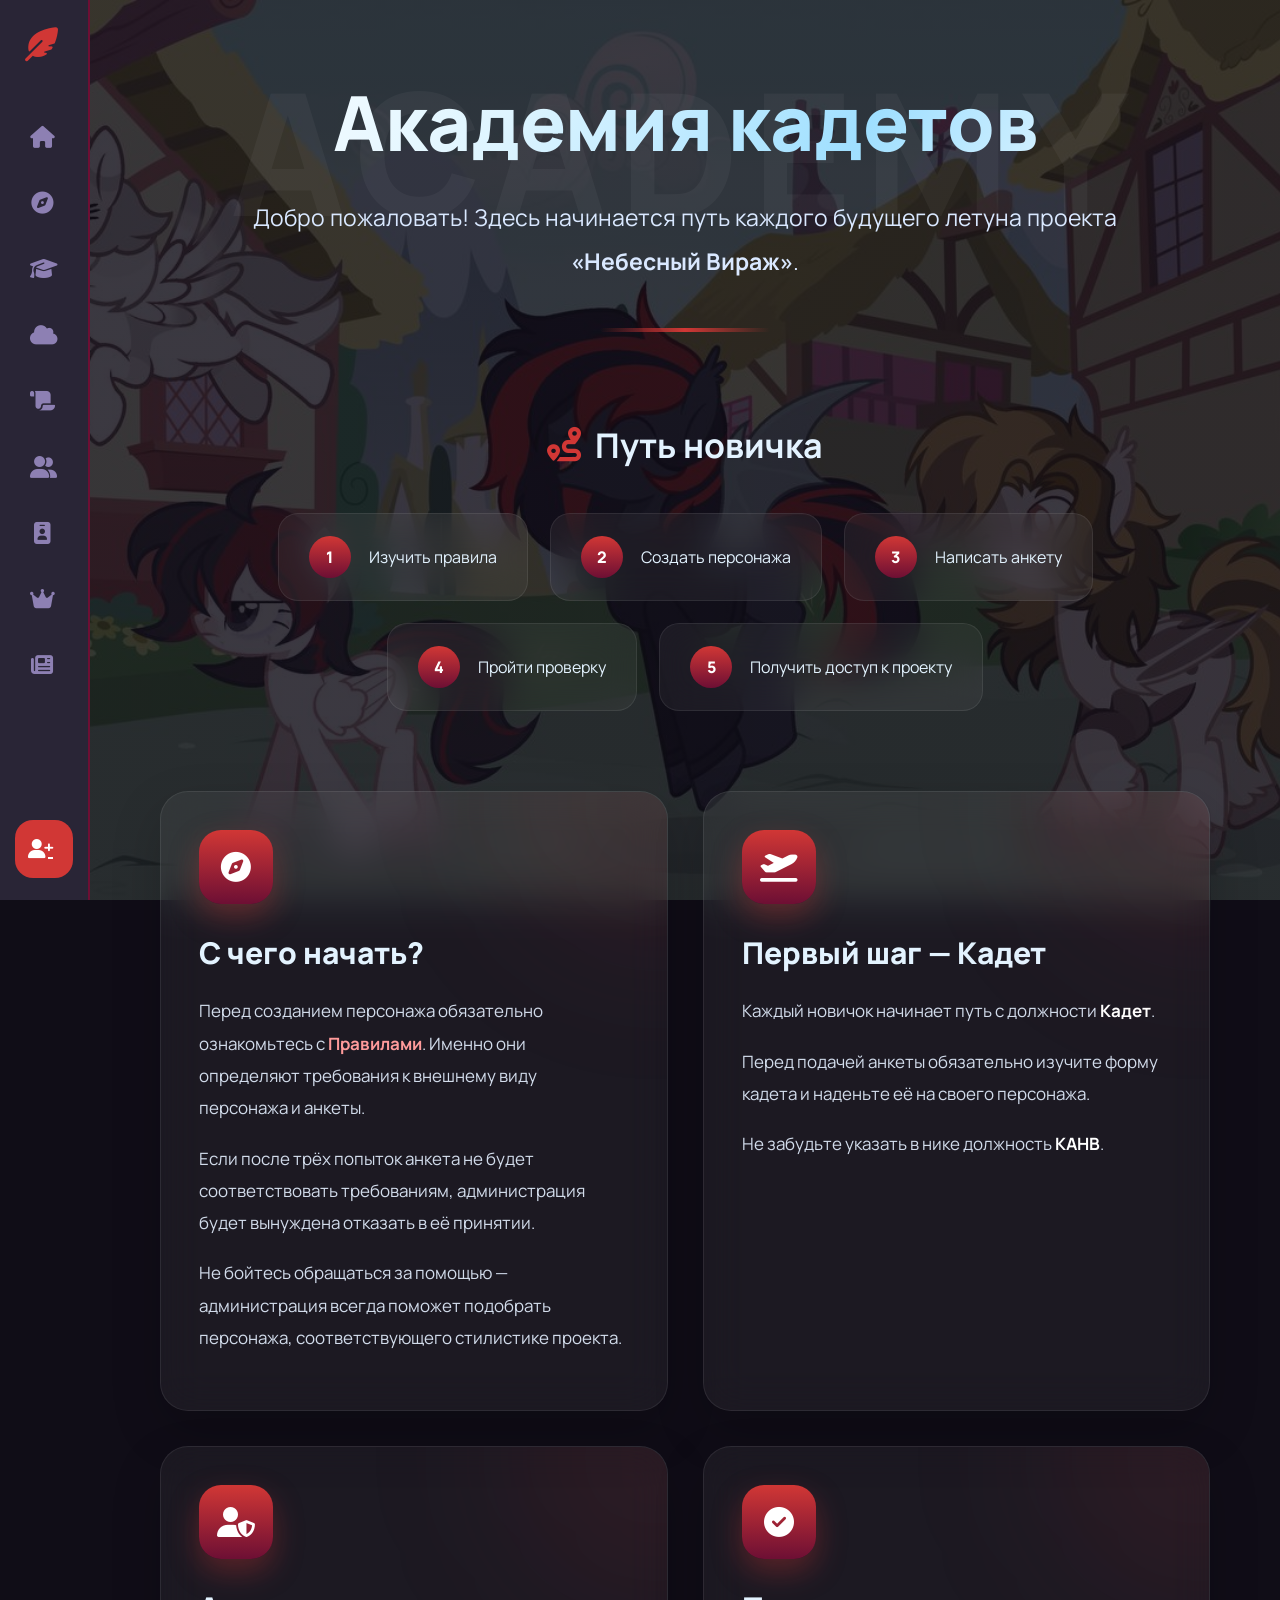
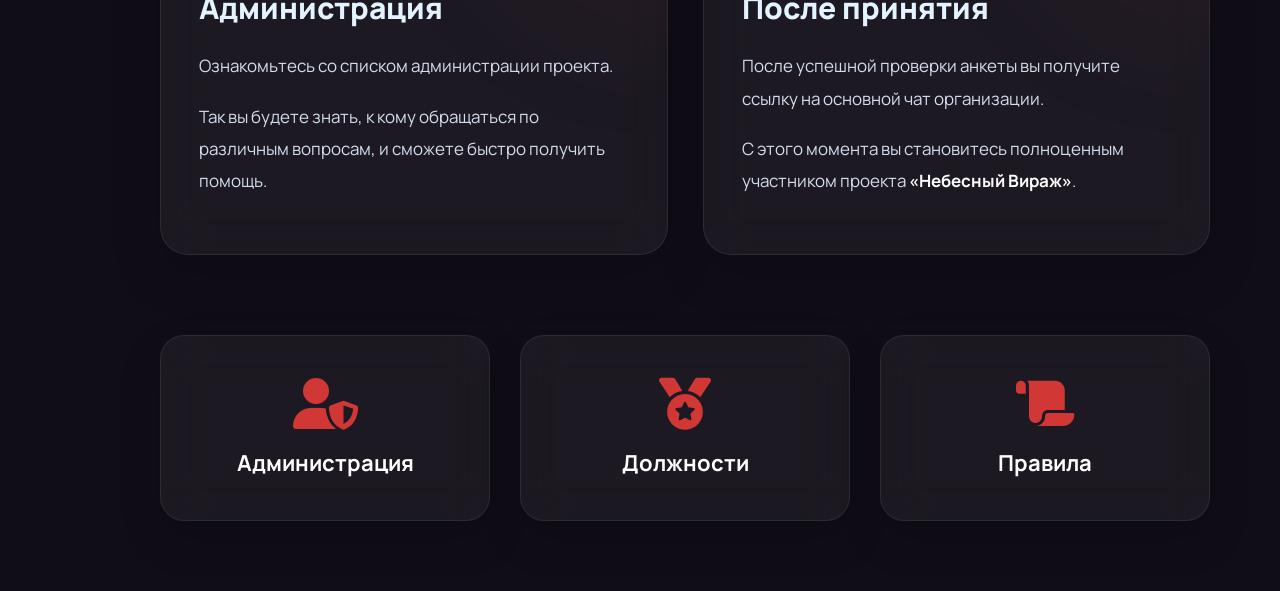
<file: academy.html>
<!DOCTYPE html>
<html lang="ru">

<head>

    <meta charset="UTF-8">
    <meta name="viewport" content="width=device-width, initial-scale=1.0">

    <title>Академия | Небесный Вираж</title>

    <!-- Шрифт -->

    <link rel="preconnect" href="https://fonts.googleapis.com">
    <link rel="preconnect" href="https://fonts.gstatic.com" crossorigin>

    <link href="https://fonts.googleapis.com/css2?family=Manrope:wght@400;500;600;700;800&display=swap" rel="stylesheet">

    <!-- Font Awesome -->

    <link rel="stylesheet"
        href="https://cdnjs.cloudflare.com/ajax/libs/font-awesome/6.7.2/css/all.min.css">

    <!-- Общие стили -->

    <link rel="stylesheet" href="style.css">

    <!-- Стили Академии -->

    <link rel="stylesheet" href="academy.css">

</head>

<body>



    <!-- ====================== -->
    <!-- БОКОВОЕ МЕНЮ -->
    <!-- ====================== -->

    <aside class="sidebar">

        <div class="logo">

            <i class="fa-solid fa-feather-pointed"></i>

            <span>Небесный Вираж</span>

        </div>

       <nav>

<a href="index.html">
    <i class="fa-solid fa-house"></i>
    <span>Главная</span>
</a>

<a href="newbies.html">
    <i class="fa-solid fa-compass"></i>
    <span>Для новичков</span>
</a>

<a href="academy.html">
    <i class="fa-solid fa-graduation-cap"></i>
    <span>Академия</span>
</a>

<a href="corps.html">
    <i class="fa-solid fa-cloud"></i>
    <span>Корпуса</span>
</a>

<a href="rules.html">
    <i class="fa-solid fa-scroll"></i>
    <span>Правила</span>
</a>

<a href="members.html">
    <i class="fa-solid fa-user-group"></i>
    <span>Работники</span>
</a>

<a href="positions.html">
    <i class="fa-solid fa-id-badge"></i>
    <span>Должности</span>
</a>

<a href="administration.html">
    <i class="fa-solid fa-crown"></i>
    <span>Администрация</span>
</a>

<a href="news.html">
    <i class="fa-solid fa-newspaper"></i>
    <span>Новости</span>
</a>

</nav>

       <a href="https://t.me/projectskybend_bot"
   target="_blank"
   class="join-btn">

    <i class="fa-solid fa-user-plus"></i>

    <span>Вступить</span>

</a>

    </aside>

    <!-- ====================== -->
    <!-- ОСНОВНОЙ КОНТЕНТ -->
    <!-- ====================== -->

    <main class="academy">

        <!-- Верх -->

        <section class="academy-hero">

            <h1>Академия кадетов</h1>

            <p>
                Добро пожаловать! Здесь начинается путь каждого будущего летуна проекта
                <strong>«Небесный Вираж»</strong>.
            </p>

        </section>

        <!-- Путь новичка -->

        <section class="roadmap">

            <h2>

                <i class="fa-solid fa-route"></i>

                Путь новичка

            </h2>

            <div class="steps">

                <div class="step">
                    <span>1</span>
                    Изучить правила
                </div>

                <div class="step">
                    <span>2</span>
                    Создать персонажа
                </div>

                <div class="step">
                    <span>3</span>
                    Написать анкету
                </div>

                <div class="step">
                    <span>4</span>
                    Пройти проверку
                </div>

                <div class="step">
                    <span>5</span>
                    Получить доступ к проекту
                </div>

            </div>

        </section>

        <!-- Карточки -->

        <section class="guide-grid">

            <!-- Карточка -->

            <div class="guide-card">

                <div class="card-icon">

                    <i class="fa-solid fa-compass"></i>

                </div>

                <h3>С чего начать?</h3>

                <p>

                    Перед созданием персонажа обязательно ознакомьтесь с
                    <a href="rules.html">Правилами</a>.

                    Именно они определяют требования к внешнему виду персонажа и анкеты.

                </p>

                <p>

                    Если после трёх попыток анкета не будет соответствовать требованиям,
                    администрация будет вынуждена отказать в её принятии.

                </p>

                <p>

                    Не бойтесь обращаться за помощью —
                    администрация всегда поможет подобрать персонажа,
                    соответствующего стилистике проекта.

                </p>

            </div>

            <!-- Карточка -->

            <div class="guide-card">

                <div class="card-icon">

                    <i class="fa-solid fa-plane-departure"></i>

                </div>

                <h3>Первый шаг — Кадет</h3>

                <p>

                    Каждый новичок начинает путь с должности
                    <strong>Кадет</strong>.

                </p>

                <p>

                    Перед подачей анкеты обязательно изучите форму кадета
                    и наденьте её на своего персонажа.

                </p>

                <p>

                    Не забудьте указать в нике должность
                    <strong>КАНВ</strong>.

                </p>

            </div>

            <!-- Карточка -->

            <div class="guide-card">

                <div class="card-icon">

                    <i class="fa-solid fa-user-shield"></i>

                </div>

                <h3>Администрация</h3>

                <p>

                    Ознакомьтесь со списком администрации проекта.

                </p>

                <p>

                    Так вы будете знать,
                    к кому обращаться по различным вопросам,
                    и сможете быстро получить помощь.

                </p>

            </div>

            <!-- Карточка -->

            <div class="guide-card">

                <div class="card-icon">

                    <i class="fa-solid fa-circle-check"></i>

                </div>

                <h3>После принятия</h3>

                <p>

                    После успешной проверки анкеты
                    вы получите ссылку на основной чат организации.

                </p>

                <p>

                    С этого момента вы становитесь полноценным участником
                    проекта
                    <strong>«Небесный Вираж»</strong>.

                </p>

            </div>

        </section>

        <!-- Быстрые ссылки -->

        <section class="academy-links">

            <a href="administration.html" class="academy-button">

                <i class="fa-solid fa-user-shield"></i>

                <span>Администрация</span>

            </a>

            <a href="positions.html" class="academy-button">

    <i class="fa-solid fa-medal"></i>

    <span>Должности</span>

</a>

            <a href="rules.html" class="academy-button">

                <i class="fa-solid fa-scroll"></i>

                <span>Правила</span>

            </a>

        </section>

    </main>

</body>

</html>
</file>
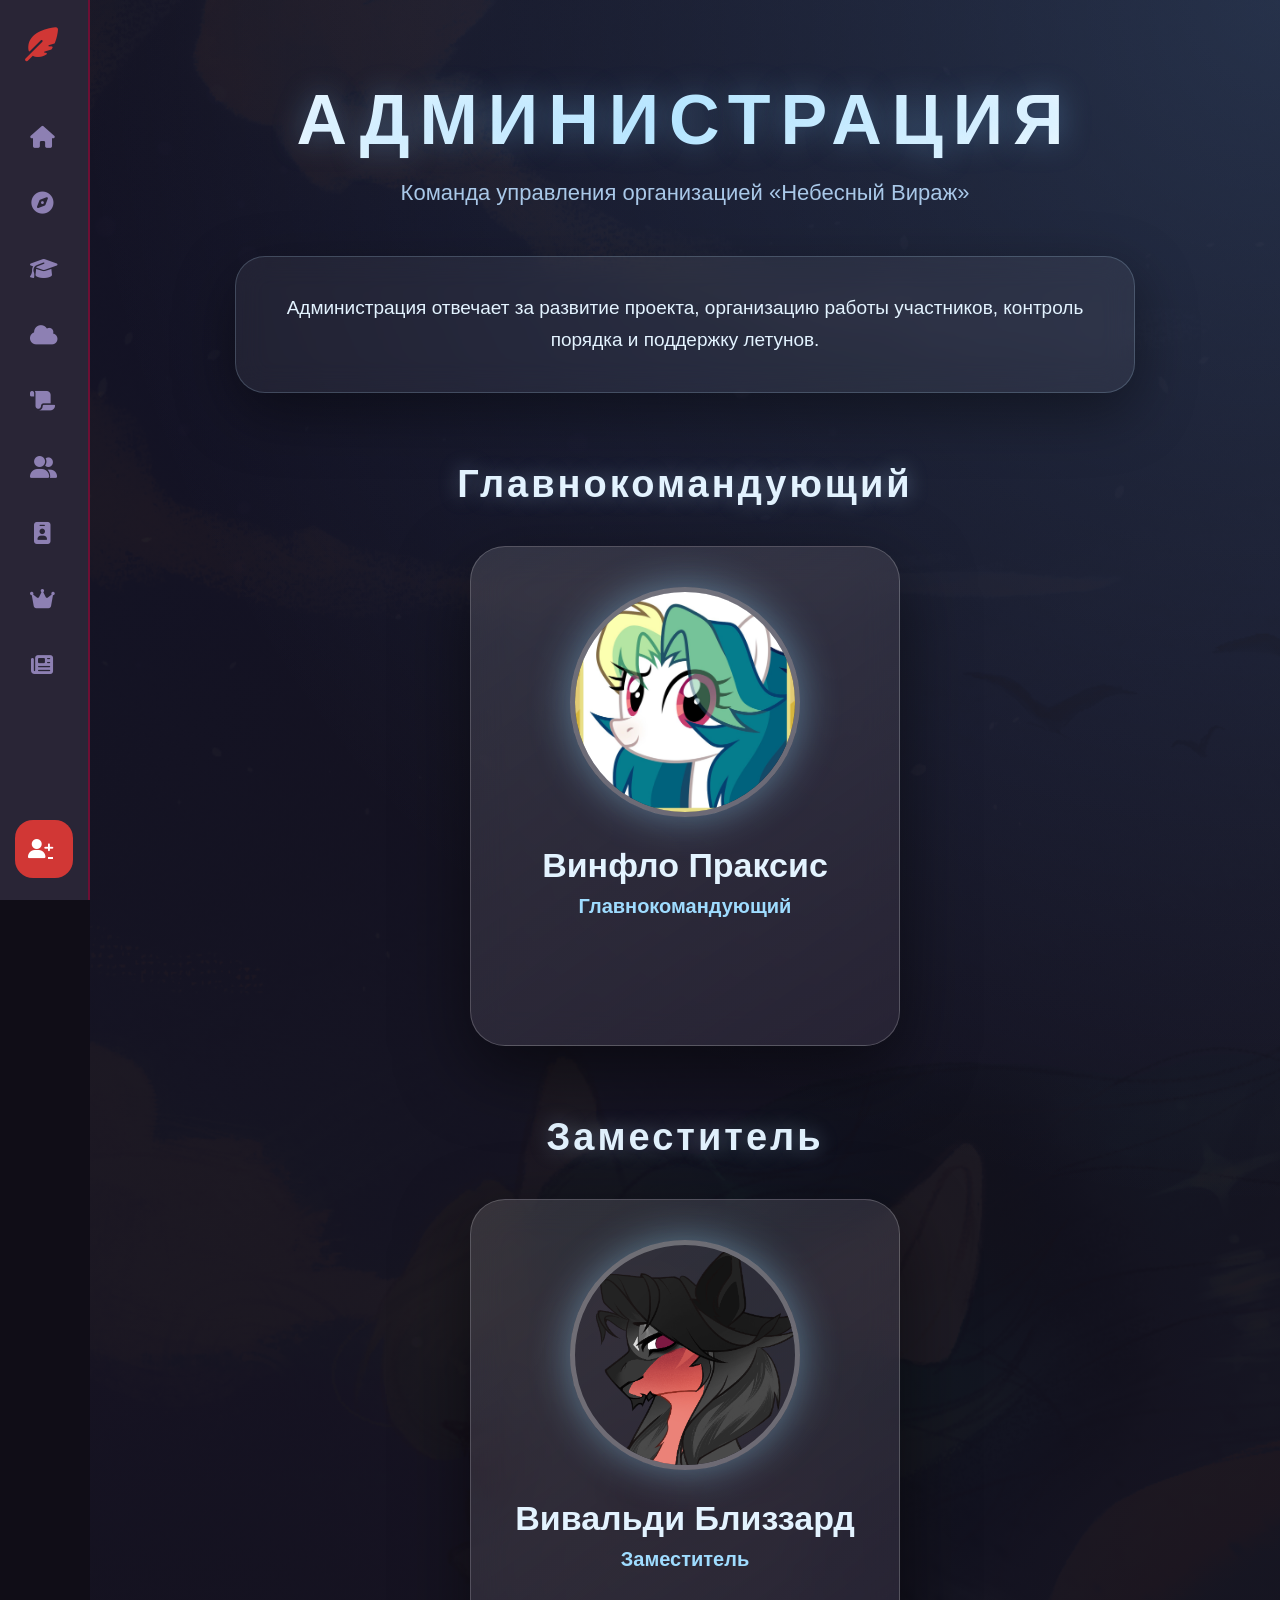
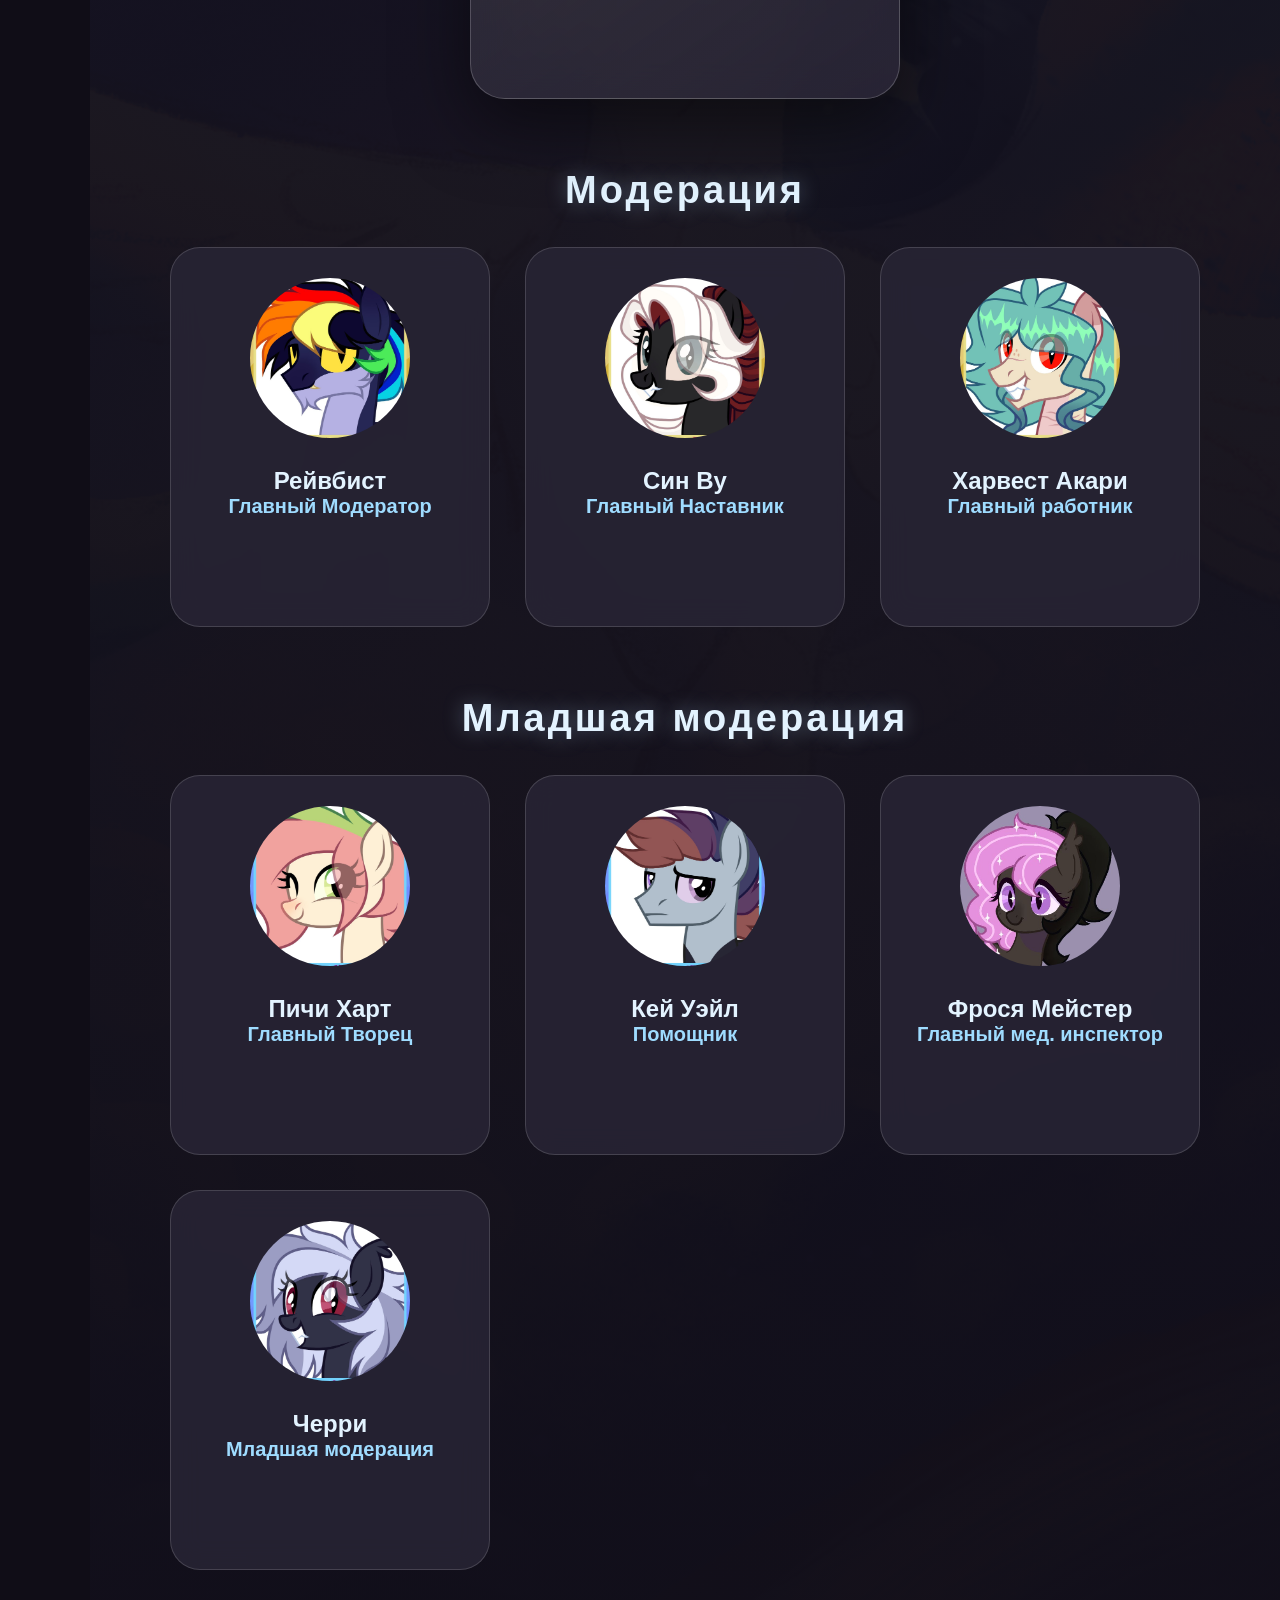
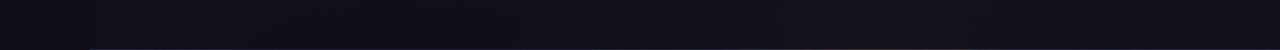
<file: administration.html>
<!DOCTYPE html>
<html lang="ru">

<head>

<meta charset="UTF-8">

<title>Администрация | Небесный Вираж</title>


<link rel="stylesheet" href="style.css">

<link rel="stylesheet" href="administration.css">


<link rel="stylesheet"
href="https://cdnjs.cloudflare.com/ajax/libs/font-awesome/6.7.2/css/all.min.css">


</head>


<body>


<aside class="sidebar">


<div class="logo">

<i class="fa-solid fa-feather-pointed"></i>

<span>Небесный Вираж</span>

</div>



<nav>

<a href="index.html">
    <i class="fa-solid fa-house"></i>
    <span>Главная</span>
</a>

<a href="newbies.html">
    <i class="fa-solid fa-compass"></i>
    <span>Для новичков</span>
</a>

<a href="academy.html">
    <i class="fa-solid fa-graduation-cap"></i>
    <span>Академия</span>
</a>

<a href="corps.html">
    <i class="fa-solid fa-cloud"></i>
    <span>Корпуса</span>
</a>

<a href="rules.html">
    <i class="fa-solid fa-scroll"></i>
    <span>Правила</span>
</a>

<a href="members.html">
    <i class="fa-solid fa-user-group"></i>
    <span>Работники</span>
</a>

<a href="positions.html">
    <i class="fa-solid fa-id-badge"></i>
    <span>Должности</span>
</a>

<a href="administration.html">
    <i class="fa-solid fa-crown"></i>
    <span>Администрация</span>
</a>

<a href="news.html">
    <i class="fa-solid fa-newspaper"></i>
    <span>Новости</span>
</a>

</nav>



<a href="https://t.me/projectskybend_bot"
   target="_blank"
   class="join-btn">

    <i class="fa-solid fa-user-plus"></i>

    <span>Вступить</span>

</a>


</aside>





<main class="administration">



<section class="admin-header">


<h1>
АДМИНИСТРАЦИЯ
</h1>


<p>
Команда управления организацией
«Небесный Вираж»
</p>


</section>





<section class="admin-description">


<p>

Администрация отвечает за развитие проекта,
организацию работы участников,
контроль порядка и поддержку летунов.

</p>


</section>





<h2 class="section-title">
Главнокомандующий
</h2>



<div class="big-card-wrapper">

    <div class="big-card">

        <img src="images/ponies/winflo.jpg">

        <h2>
            Винфло Праксис
        </h2>

        <p class="role">
            Главнокомандующий
        </p>


        <div class="admin-info">

            <h3>
                Винфло Праксис
            </h3>

            <p>
                Руководитель организации.
                Отвечает за развитие проекта,
                стратегические решения и работу
                всех подразделений.
            </p>

        </div>

    </div>

</div>








<h2 class="section-title">
    Заместитель
</h2>


<div class="big-card-wrapper">

    <div class="big-card">

        <div class="admin-avatar">

    <img src="images/ponies/snegircard.png"
         alt="Вивальди Близзард">

</div>


        <h2>
            Вивальди Близзард
        </h2>


        <p class="role">
            Заместитель
        </p>


        <div class="admin-info">

            <h3>
                Заместитель
            </h3>

            <p>
                Оказывает помощь руководителю в управлении проектом,
                координирует работу администрации и контролирует
                выполнение поставленных задач. Исполняет обязанности
                руководителя в его отсутствие.
            </p>

        </div>


    </div>

</div>





<h2 class="section-title">
Модерация
</h2>



<div class="cards">



<div class="admin-card">


<img src="images/ponies/ravebeast.jpg">


<h2>
Рейвбист
</h2>


<p class="role">
Главный Модератор
</p>



<div class="admin-info">


<h3>
Рейвбист
</h3>


<p>
Отвечает за порядок внутри проекта,
следит за соблюдением правил
и помогает участникам организации.
</p>


</div>


</div>






<div class="admin-card">


<img src="images/ponies/sin_vu.jpg">


<h2>
Син Ву
</h2>


<p class="role">
Главный Наставник
</p>



<div class="admin-info">


<h3>
Син Ву
</h3>


<p>
Занимается подготовкой участников,
помогает новым пилотам и отвечает
за обучение.
</p>


</div>


</div>







<div class="admin-card">


<img src="images/ponies/harvy.jpg">


<h2>
Харвест Акари
</h2>


<p class="role">
Главный работник
</p>



<div class="admin-info">


<h3>
Харвест Акари
</h3>


<p>
Координирует работу сотрудников
и помогает поддерживать внутреннюю
деятельность организации.
</p>


</div>


</div>



</div>









<h2 class="section-title">
    Младшая модерация
</h2>


<div class="cards">


    <!-- ПИЧИ ХАРТ -->

    <div class="admin-card">

        <img src="images/ponies/pichicard.jpg"
             alt="Пичи Харт">

        <h2>
            Пичи Харт
        </h2>

        <p class="role">
            Главный Творец
        </p>

        <div class="admin-info">

            <h3>
                Пичи Харт
            </h3>

            <p>
                Отвечает за творческую часть проекта,
                идеи оформления и создание новых
                материалов.
            </p>

        </div>

    </div>



    <!-- КЕЙ УЭЙЛ -->

    <div class="admin-card">

        <img src="images/ponies/keycard.jpg"
             alt="Кей Уэйл">

        <h2>
            Кей Уэйл
        </h2>

        <p class="role">
            Помощник
        </p>

        <div class="admin-info">

            <h3>
                Кей Уэйл
            </h3>

            <p>
                Помогает администрации,
                выполняет организационные задачи
                и поддерживает участников.
            </p>

        </div>

    </div>



    <!-- ФРОСЯ МЕЙСТЕР -->

    <div class="admin-card">

        <img src="images/ponies/frosya.jpg"
             alt="Фрося Мейстер">

        <h2>
            Фрося Мейстер
        </h2>

        <p class="role">
            Главный мед. инспектор
        </p>

        <div class="admin-info">

            <h3>
                Фрося Мейстер
            </h3>

            <p>
                Следит за медицинским направлением
                организации и отвечает за здоровье
                участников.
            </p>

        </div>

    </div>



    <!-- ЧЕРРИ -->

    <div class="admin-card">

       <img src="images/ponies/cherrycard.jpg"
     alt="Черри">

        <h2>
            Черри
        </h2>

        <p class="role">
            Младшая модерация
        </p>

        <div class="admin-info">

            <h3>
                Черри
            </h3>

            <p>
                Отвечает за визуальную составляющую
                проекта, помогает в подготовке
                обновлений и занимается созданием
                форм для работы организации.
            </p>

        </div>

    </div>


</div>



</main>


</body>

</html>
</file>
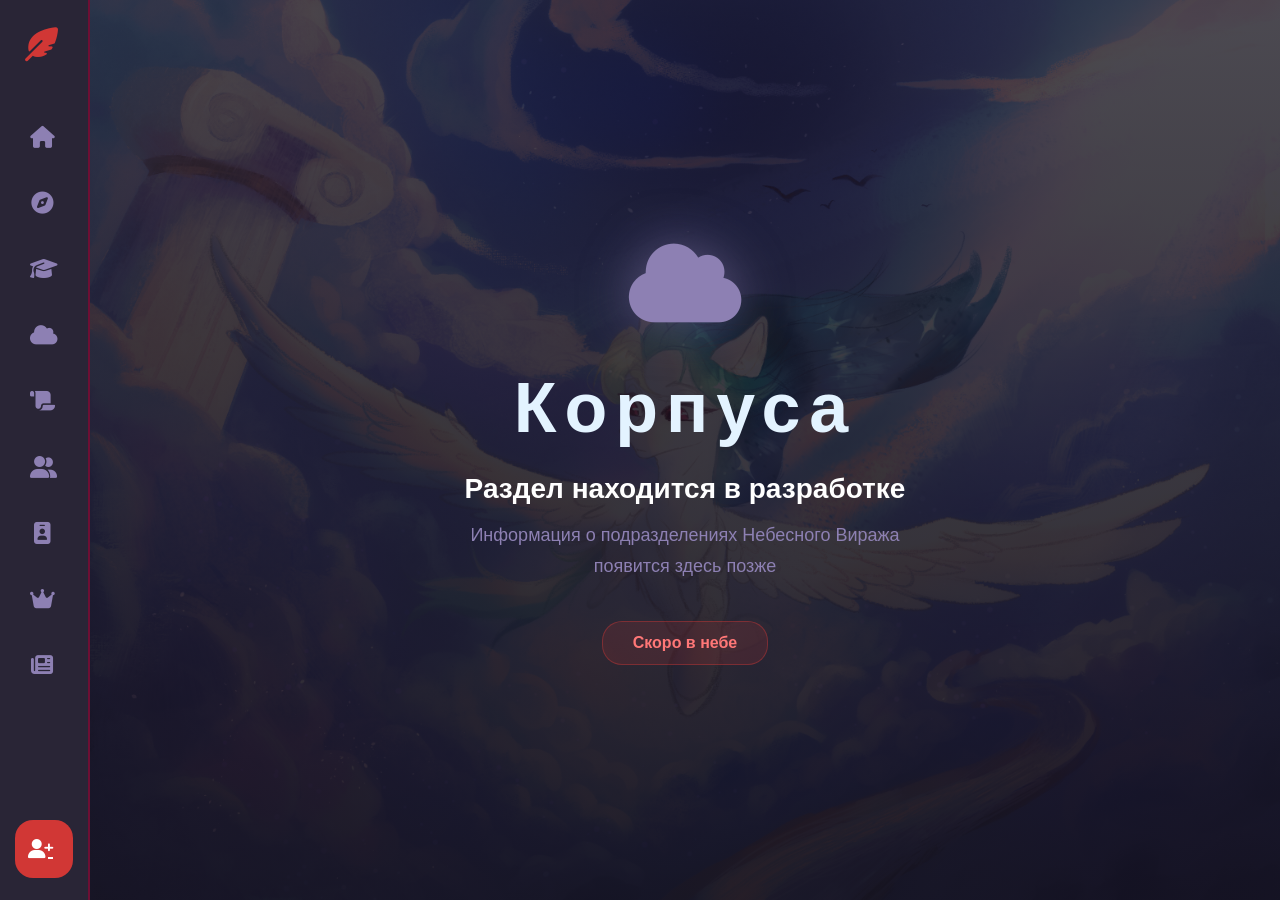
<file: corps.html>
<!DOCTYPE html>
<html lang="ru">

<head>

<meta charset="UTF-8">
<meta name="viewport" content="width=device-width, initial-scale=1.0">

<title>Корпуса | Небесный Вираж</title>


<link rel="stylesheet" href="style.css">

<link rel="stylesheet" href="corps.css">


<link rel="stylesheet"
href="https://cdnjs.cloudflare.com/ajax/libs/font-awesome/6.7.2/css/all.min.css">


</head>


<body>



<aside class="sidebar">


<div class="logo">

<i class="fa-solid fa-feather-pointed"></i>

<span>
Небесный Вираж
</span>

</div>



<nav>

<a href="index.html">
    <i class="fa-solid fa-house"></i>
    <span>Главная</span>
</a>

<a href="newbies.html">
    <i class="fa-solid fa-compass"></i>
    <span>Для новичков</span>
</a>

<a href="academy.html">
    <i class="fa-solid fa-graduation-cap"></i>
    <span>Академия</span>
</a>

<a href="corps.html">
    <i class="fa-solid fa-cloud"></i>
    <span>Корпуса</span>
</a>

<a href="rules.html">
    <i class="fa-solid fa-scroll"></i>
    <span>Правила</span>
</a>

<a href="members.html">
    <i class="fa-solid fa-user-group"></i>
    <span>Работники</span>
</a>

<a href="positions.html">
    <i class="fa-solid fa-id-badge"></i>
    <span>Должности</span>
</a>

<a href="administration.html">
    <i class="fa-solid fa-crown"></i>
    <span>Администрация</span>
</a>

<a href="news.html">
    <i class="fa-solid fa-newspaper"></i>
    <span>Новости</span>
</a>

</nav>



<a href="https://t.me/projectskybend_bot"
   target="_blank"
   class="join-btn">

    <i class="fa-solid fa-user-plus"></i>

    <span>Вступить</span>

</a>



</aside>





<main class="corps-page">



<section class="empty-section">


<div class="empty-icon">

<i class="fa-solid fa-cloud"></i>

</div>



<h1>
Корпуса
</h1>



<p class="main-text">
Раздел находится в разработке
</p>



<p class="sub-text">

Информация о подразделениях
Небесного Виража появится здесь позже

</p>



<div class="coming">

Скоро в небе 

</div>


</section>



</main>



</body>

</html>
</file>
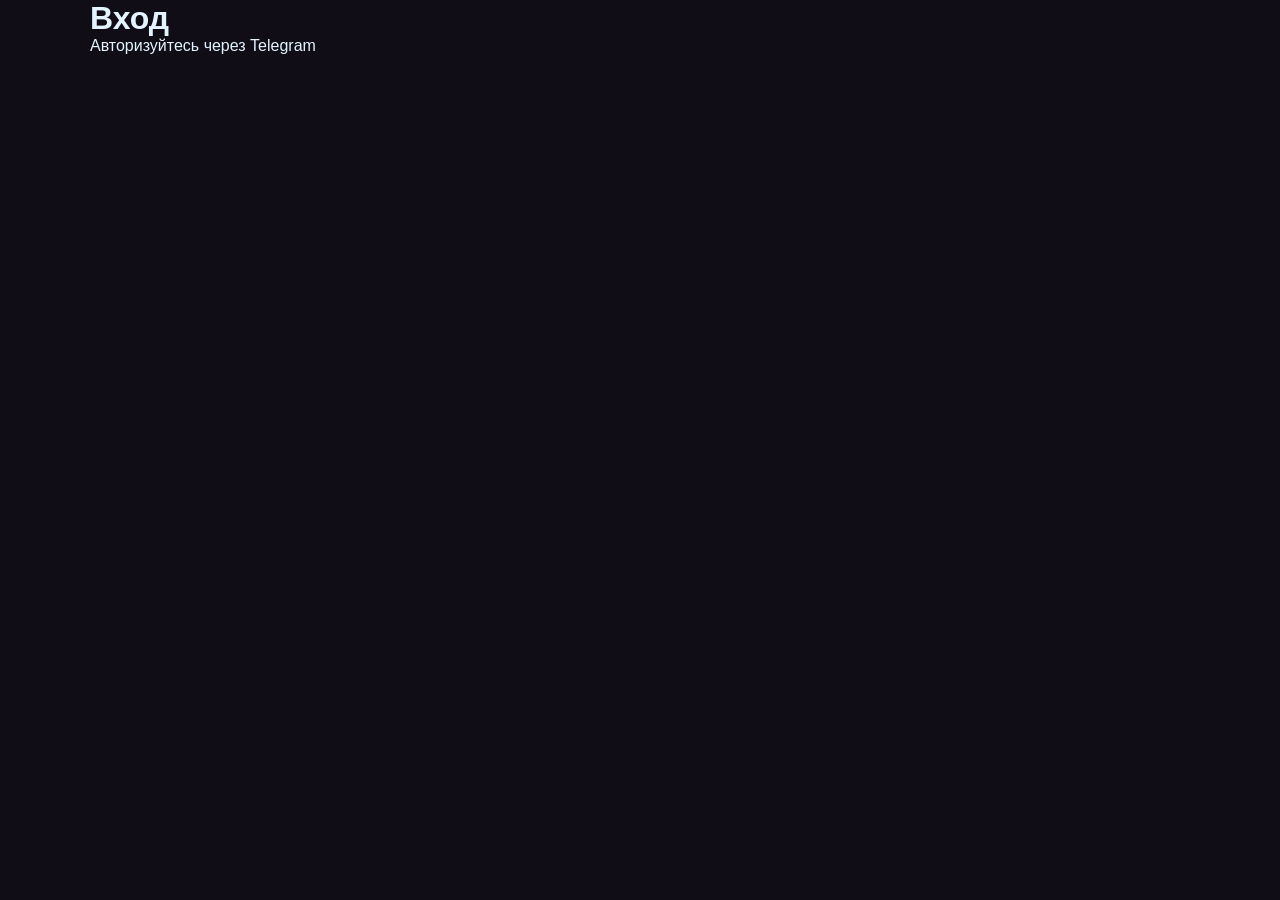
<file: login.html>
<!DOCTYPE html>
<html lang="ru">

<head>

<meta charset="UTF-8">

<meta name="viewport" content="width=device-width, initial-scale=1.0">


<title>Вход | Небесный Вираж</title>


<link rel="stylesheet" href="style.css">


</head>


<body>


<main class="login-page">


<div class="login-box">


<h1>
Вход
</h1>


<p>
Авторизуйтесь через Telegram
</p>



<div id="telegram-login">

<script async 
src="https://telegram.org/js/telegram-widget.js?22"
data-telegram-login="SkyBandNewsBot"
data-size="large"
data-userpic="false"
data-request-access="write"
data-onauth="onTelegramAuth(user)">
</script>

</div>



<div id="login-result">


</div>


</div>


</main>




<script src="login.js"></script>


</body>

</html>
</file>
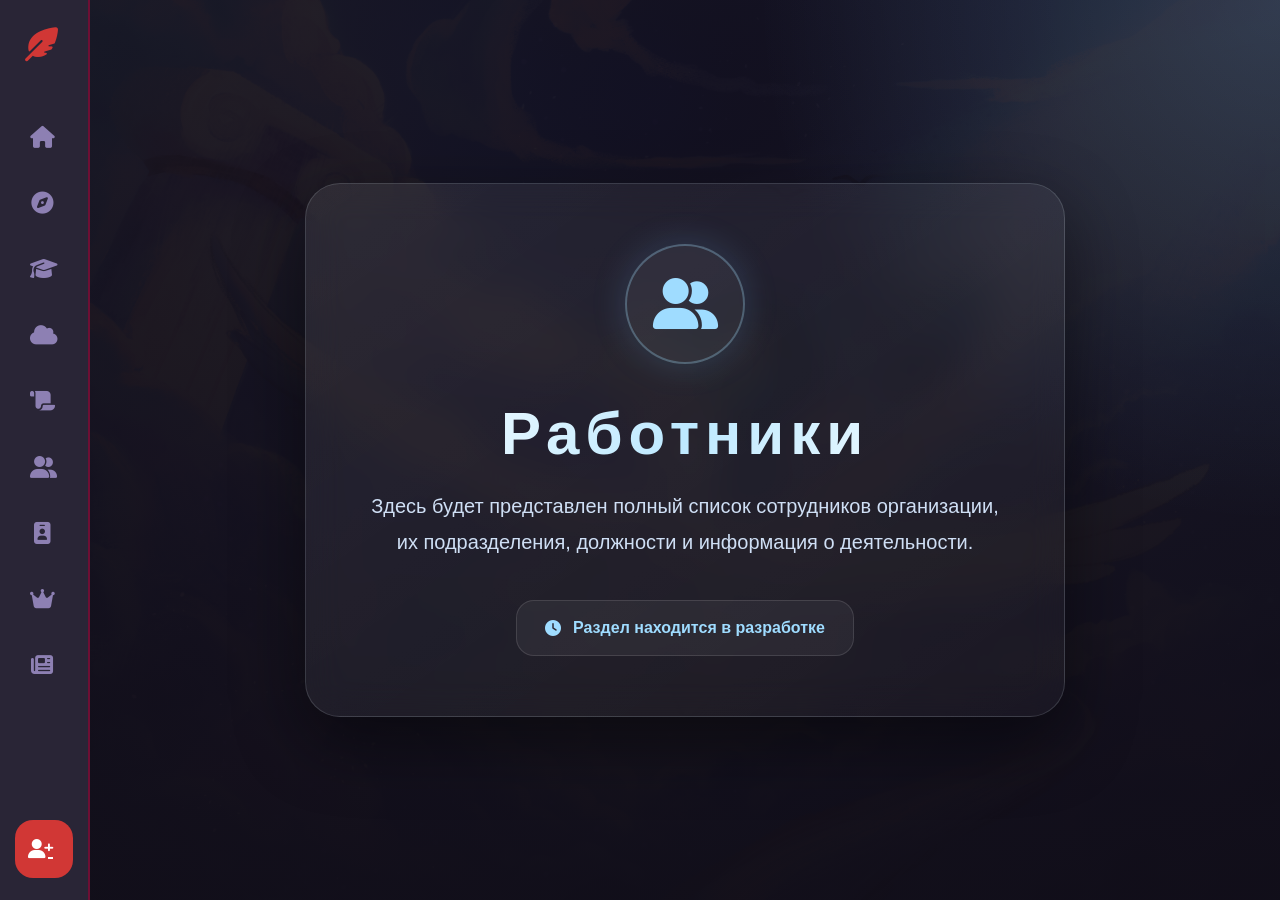
<file: members.html>
<!DOCTYPE html>
<html lang="ru">

<head>

<meta charset="UTF-8">
<meta name="viewport" content="width=device-width, initial-scale=1.0">

<title>Работники | Небесный Вираж</title>

<link rel="stylesheet" href="style.css">
<link rel="stylesheet" href="members.css">

<link rel="stylesheet"
href="https://cdnjs.cloudflare.com/ajax/libs/font-awesome/6.7.2/css/all.min.css">

</head>

<body>

<aside class="sidebar">

    <div class="logo">

        <i class="fa-solid fa-feather-pointed"></i>

        <span>Небесный Вираж</span>

    </div>

    <nav>

<a href="index.html">
    <i class="fa-solid fa-house"></i>
    <span>Главная</span>
</a>

<a href="newbies.html">
    <i class="fa-solid fa-compass"></i>
    <span>Для новичков</span>
</a>

<a href="academy.html">
    <i class="fa-solid fa-graduation-cap"></i>
    <span>Академия</span>
</a>

<a href="corps.html">
    <i class="fa-solid fa-cloud"></i>
    <span>Корпуса</span>
</a>

<a href="rules.html">
    <i class="fa-solid fa-scroll"></i>
    <span>Правила</span>
</a>

<a href="members.html">
    <i class="fa-solid fa-user-group"></i>
    <span>Работники</span>
</a>

<a href="positions.html">
    <i class="fa-solid fa-id-badge"></i>
    <span>Должности</span>
</a>

<a href="administration.html">
    <i class="fa-solid fa-crown"></i>
    <span>Администрация</span>
</a>

<a href="news.html">
    <i class="fa-solid fa-newspaper"></i>
    <span>Новости</span>
</a>

</nav>

 <a href="https://t.me/projectskybend_bot"
   target="_blank"
   class="join-btn">

    <i class="fa-solid fa-user-plus"></i>

    <span>Вступить</span>

</a>

</aside>

<main class="members-page">

    <section class="placeholder">

        <div class="placeholder-icon">

            <i class="fa-solid fa-user-group"></i>

        </div>

        <h1>Работники</h1>

        <p>

            Здесь будет представлен полный список
            сотрудников организации, их подразделения,
            должности и информация о деятельности.

        </p>

        <div class="placeholder-note">

            <i class="fa-solid fa-clock"></i>

            <span>Раздел находится в разработке</span>

        </div>

    </section>

</main>

</body>

</html>
</file>
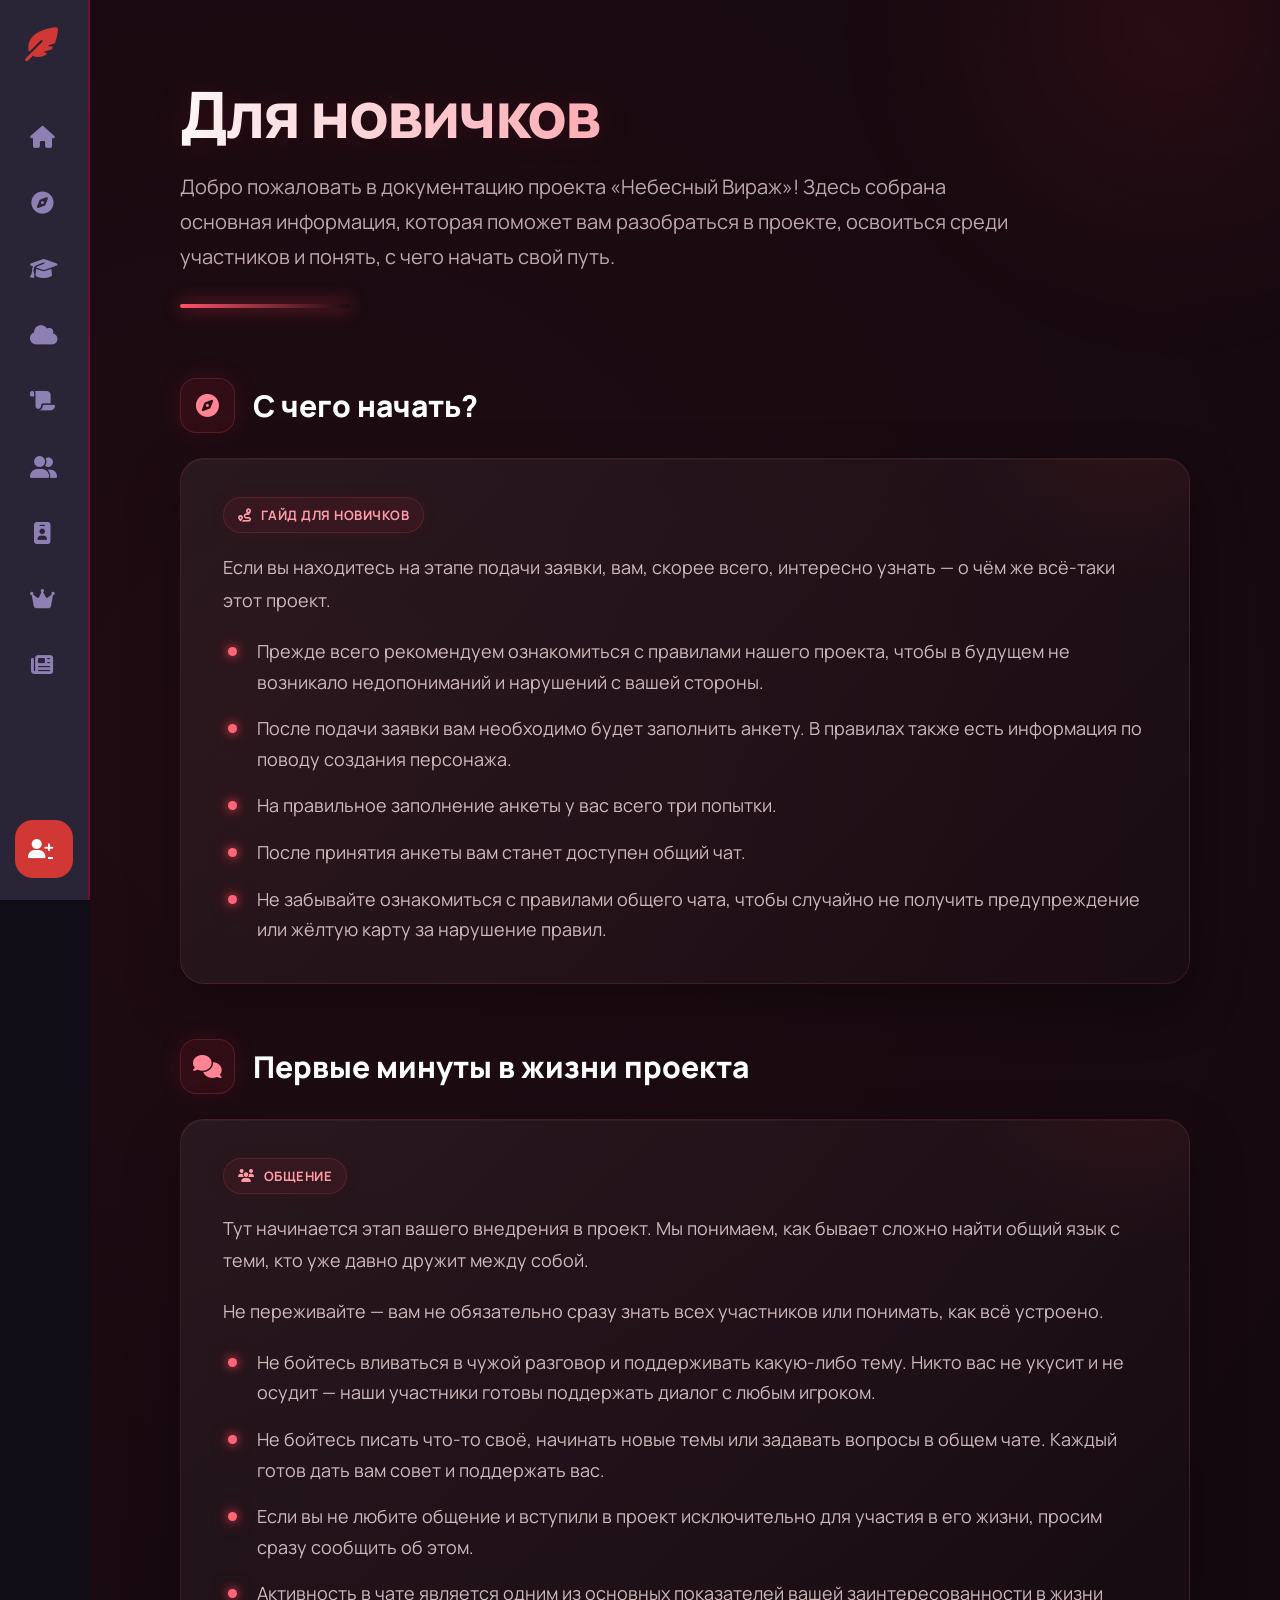
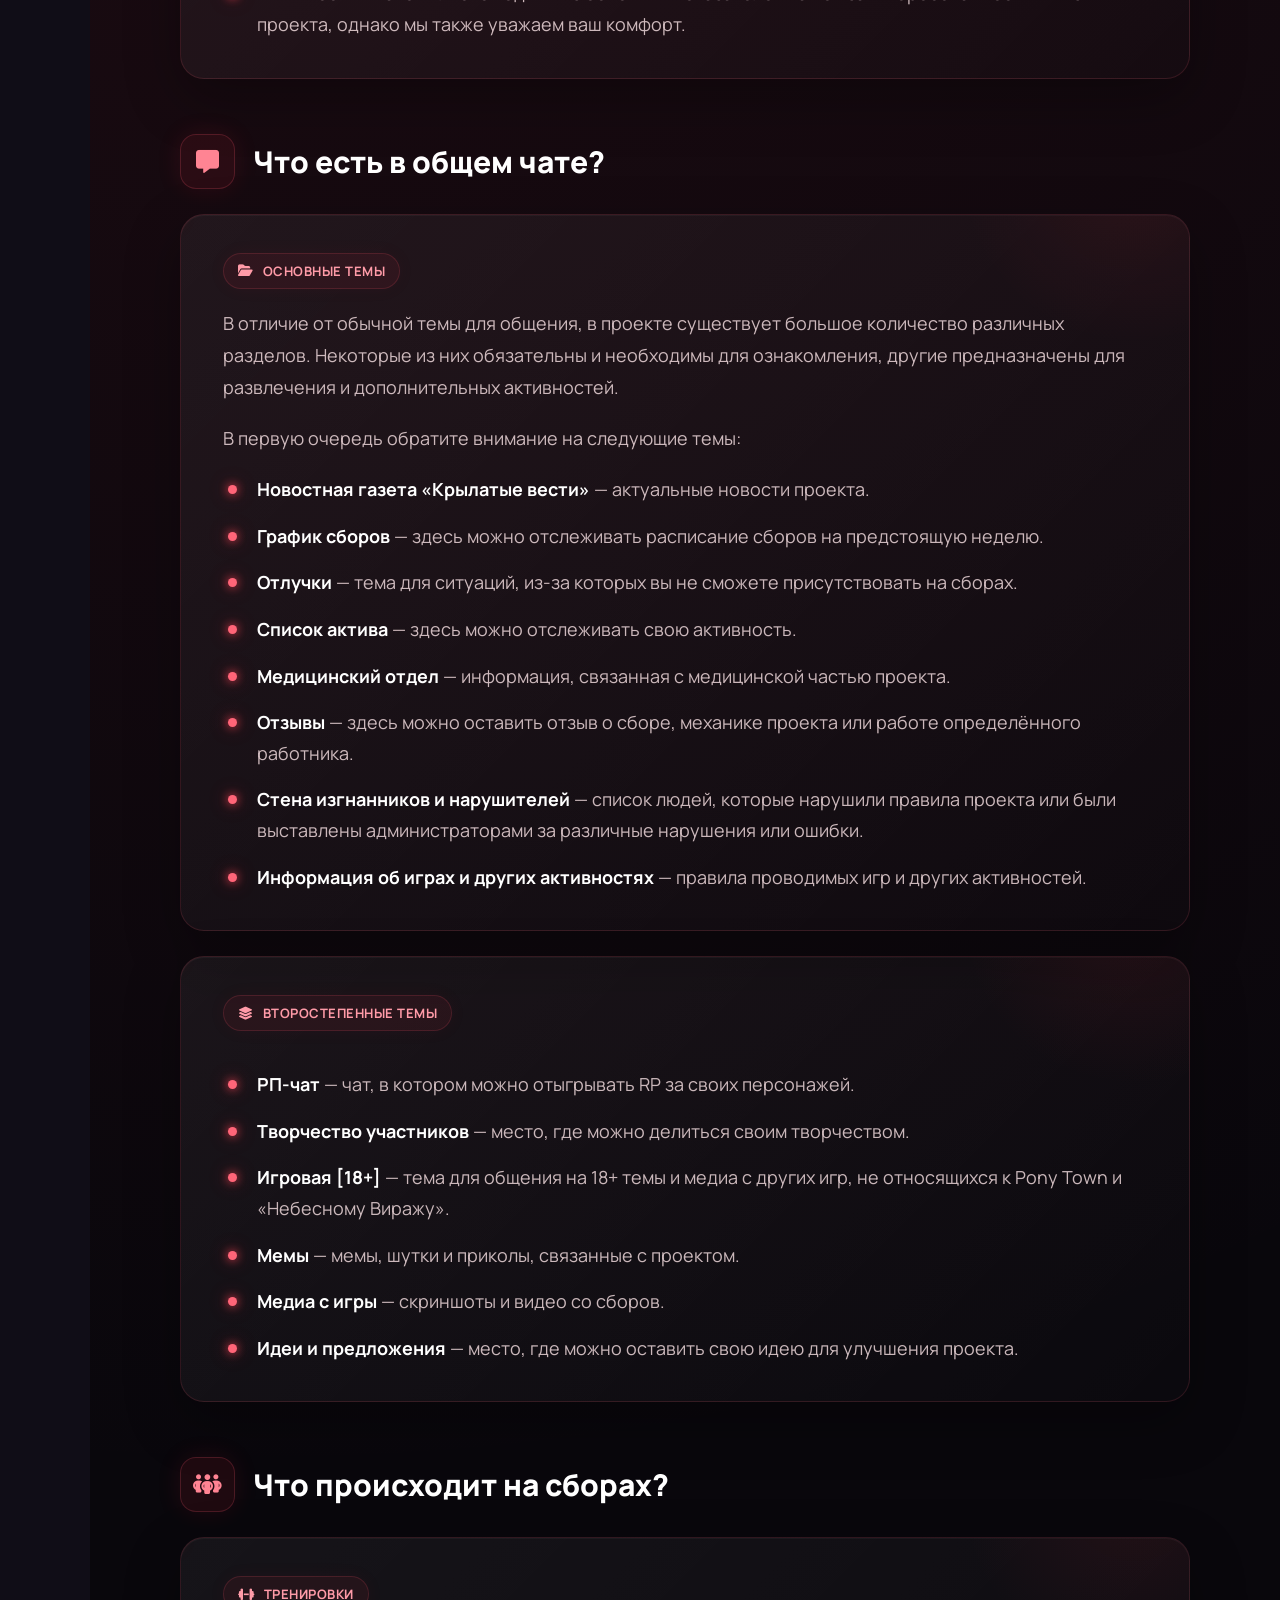
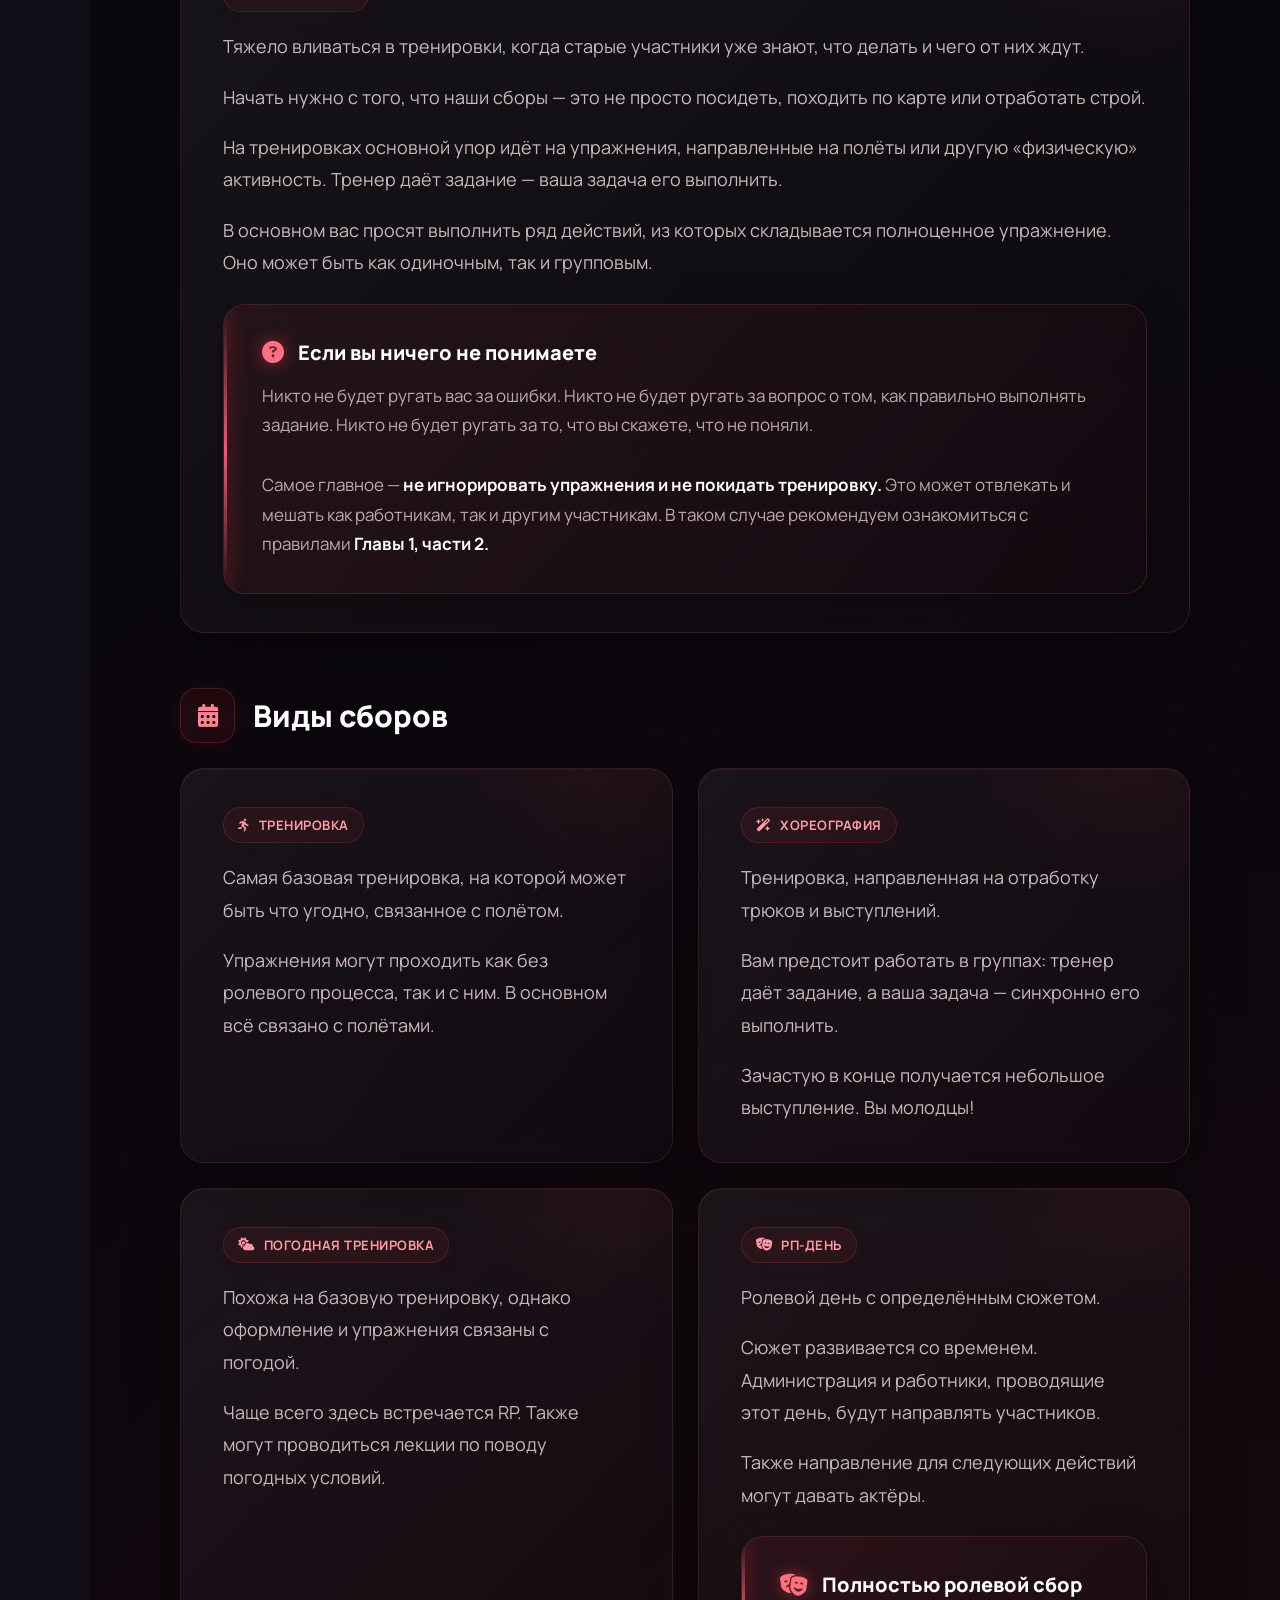
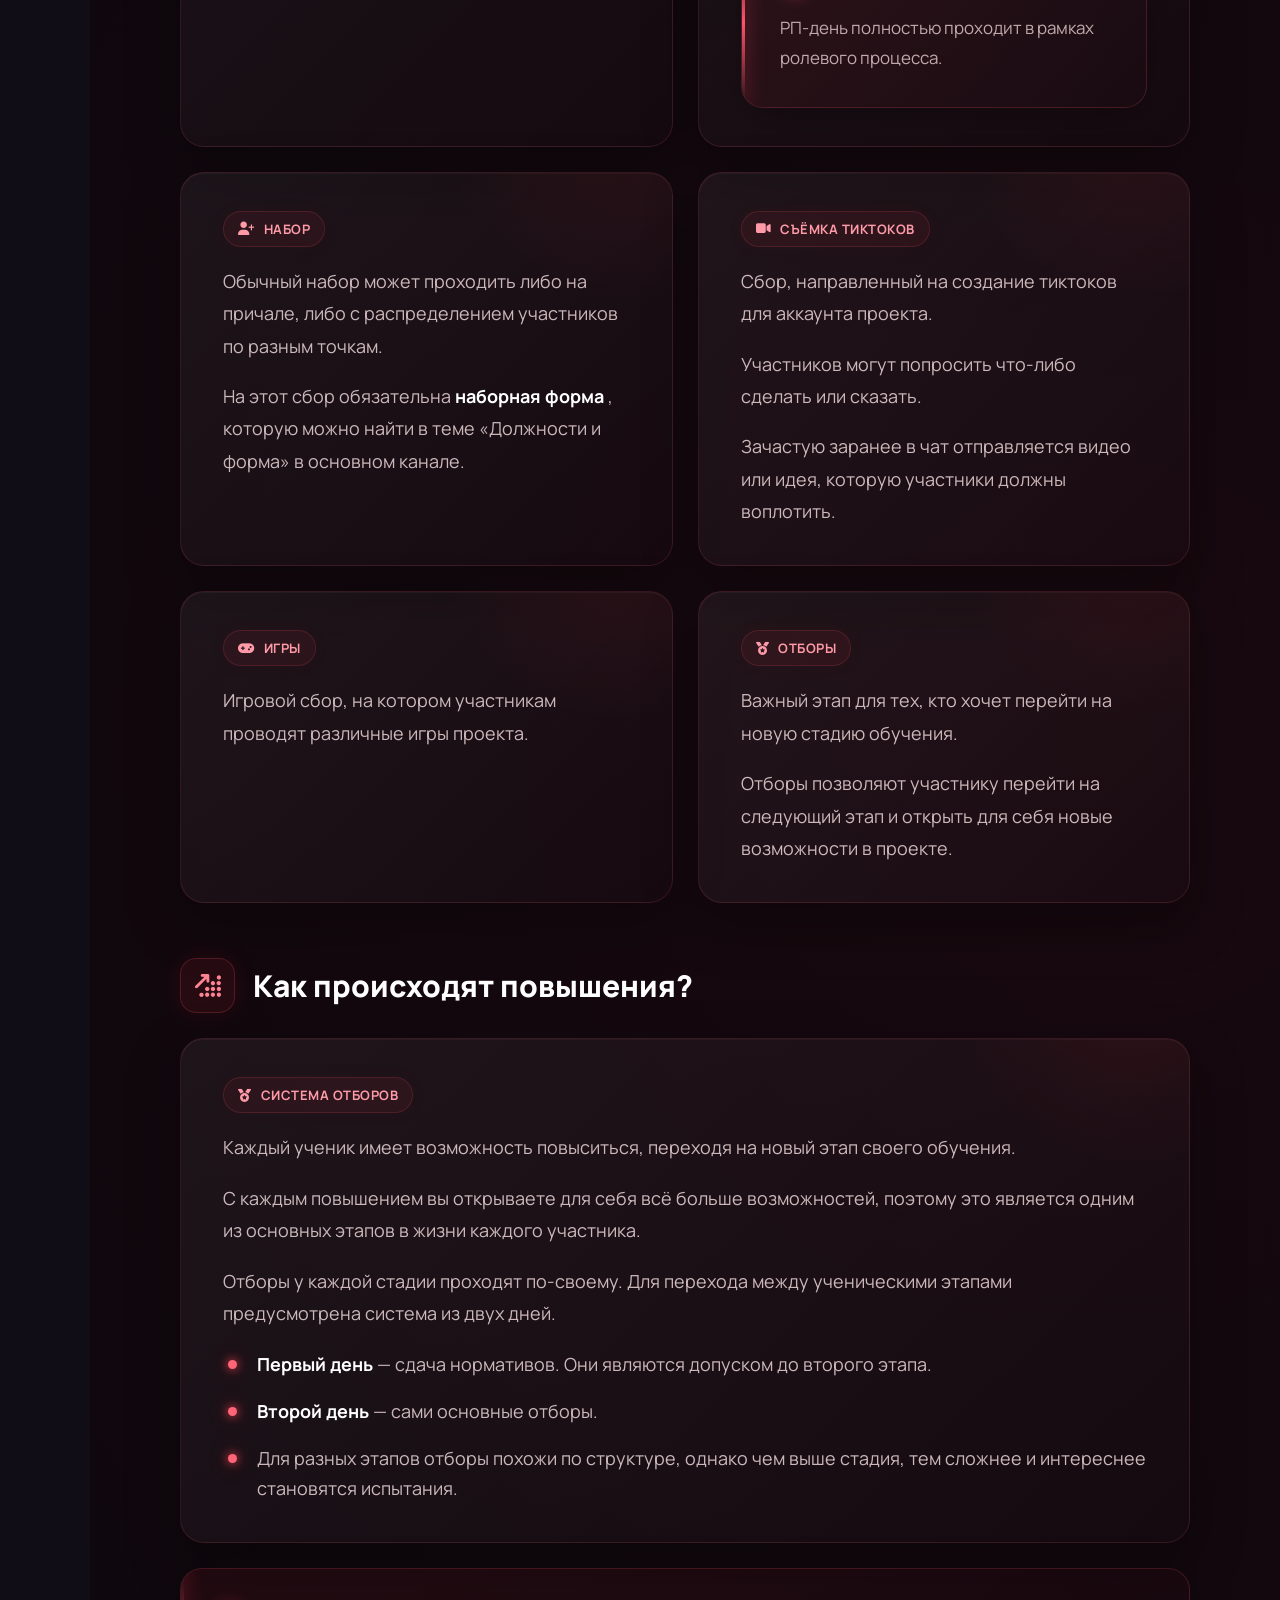
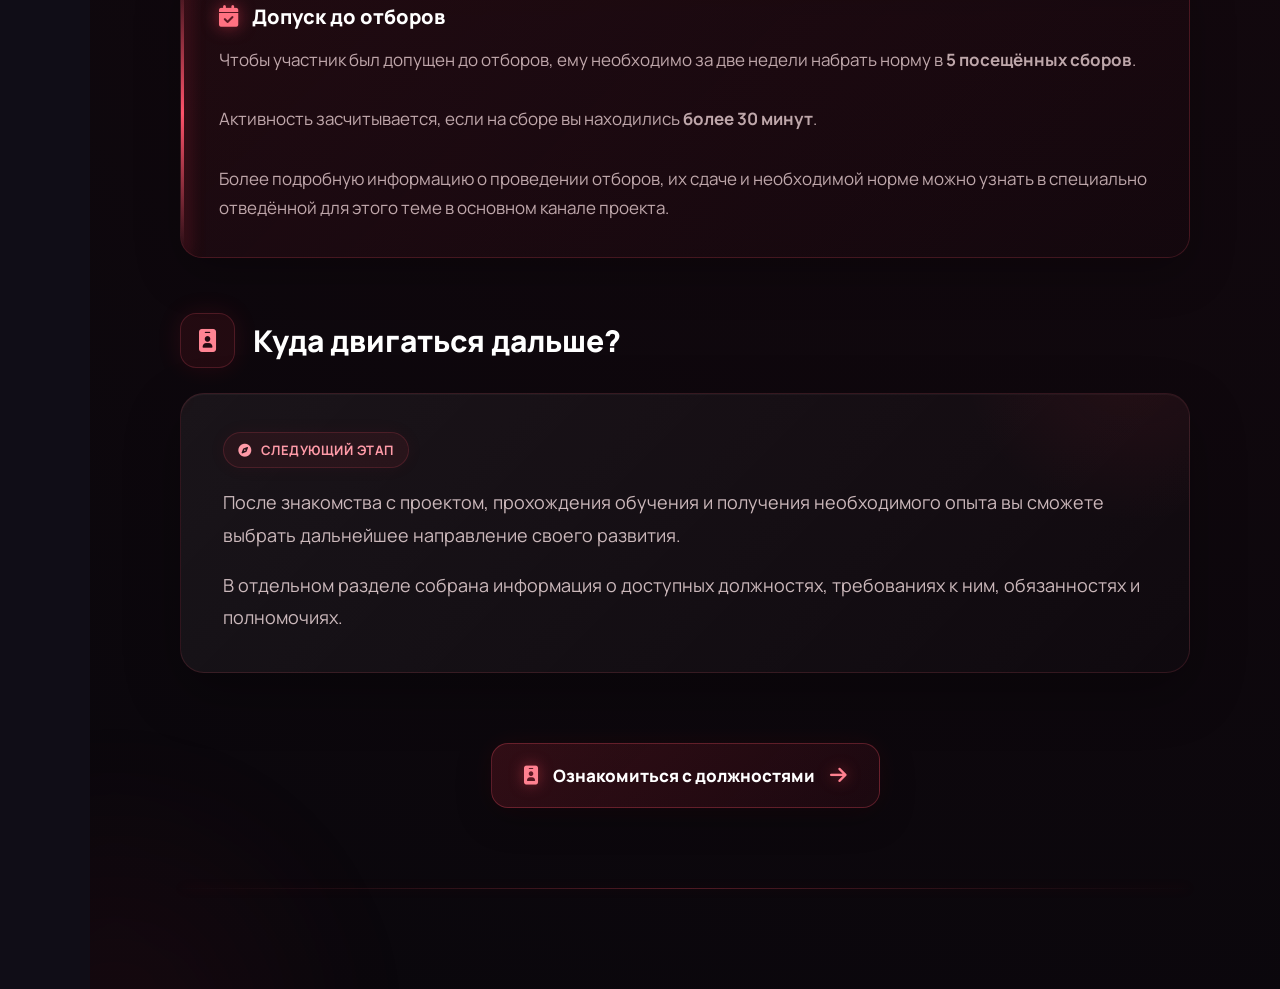
<file: newbies.html>
<!DOCTYPE html>
<html lang="ru">

<head>

<meta charset="UTF-8">
<meta name="viewport" content="width=device-width, initial-scale=1.0">

<title>Для новичков — Небесный Вираж</title>


<!-- =====================================================
     ШРИФТ
===================================================== -->

<link rel="preconnect" href="https://fonts.googleapis.com">

<link rel="preconnect"
      href="https://fonts.gstatic.com"
      crossorigin>

<link href="https://fonts.googleapis.com/css2?family=Manrope:wght@400;500;600;700;800&display=swap"
      rel="stylesheet">


<!-- =====================================================
     FONT AWESOME
===================================================== -->

<link rel="stylesheet"
      href="https://cdnjs.cloudflare.com/ajax/libs/font-awesome/6.7.2/css/all.min.css">


<!-- =====================================================
     CSS
===================================================== -->

<link rel="stylesheet" href="style.css">

<link rel="stylesheet" href="loader.css">

<link rel="stylesheet" href="newbies.css">


</head>


<body>


<!-- =====================================================
     ЗАГРУЗЧИК
===================================================== -->

<div id="loader">

    <div class="loader-content">

        <i class="fa-solid fa-feather-pointed loader-logo"></i>

        <h1>НЕБЕСНЫЙ ВИРАЖ</h1>

        <div class="loader-cloud"></div>

        <div class="loader-progress">

            <div class="loader-progress-bar"></div>

        </div>

        <p class="loader-text">
            Подготавливаем воздушное пространство...
        </p>

    </div>

</div>



<!-- =====================================================
     БОКОВАЯ ПАНЕЛЬ
===================================================== -->

<aside class="sidebar">


    <div class="logo">

        <i class="fa-solid fa-feather-pointed"></i>

        <span>
            Небесный Вираж
        </span>

    </div>



    <nav>


        <a href="index.html">

            <i class="fa-solid fa-house"></i>

            <span>
                Главная
            </span>

        </a>

        <a href="newbies.html">
    <i class="fa-solid fa-compass"></i>
    <span>Для новичков</span>
</a>



        <a href="academy.html">

            <i class="fa-solid fa-graduation-cap"></i>

            <span>
                Академия
            </span>

        </a>



        <a href="corps.html">

            <i class="fa-solid fa-cloud"></i>

            <span>
                Корпуса
            </span>

        </a>



        <a href="rules.html">

            <i class="fa-solid fa-scroll"></i>

            <span>
                Правила
            </span>

        </a>



        <a href="members.html">

            <i class="fa-solid fa-user-group"></i>

            <span>
                Работники
            </span>

        </a>



        <a href="positions.html">

            <i class="fa-solid fa-id-badge"></i>

            <span>
                Должности
            </span>

        </a>



        <a href="administration.html">

            <i class="fa-solid fa-crown"></i>

            <span>
                Администрация
            </span>

        </a>



        <a href="news.html">

            <i class="fa-solid fa-newspaper"></i>

            <span>
                Новости
            </span>

        </a>


    </nav>



    <a href="https://t.me/projectskybend_bot"
       target="_blank"
       class="join-btn">

        <i class="fa-solid fa-user-plus"></i>

        <span>
            Вступить
        </span>

    </a>


</aside>



<!-- =====================================================
     ОСНОВНОЙ КОНТЕНТ
===================================================== -->

<main class="newbies">


    <div class="newbies-container">


        <!-- =================================================
             ЗАГОЛОВОК
        ================================================== -->

        <header class="newbies-header">


            <h1>
                Для новичков
            </h1>


            <p>
                Добро пожаловать в документацию проекта
                «Небесный Вираж»! Здесь собрана основная
                информация, которая поможет вам разобраться
                в проекте, освоиться среди участников
                и понять, с чего начать свой путь.
            </p>


            <div class="newbies-line"></div>


        </header>



        <!-- =================================================
             ГАЙД ДЛЯ НОВИЧКОВ
        ================================================== -->

        <section class="newbies-section">


            <div class="newbies-section-title">

                <i class="fa-solid fa-compass"></i>

                <h2>
                    С чего начать?
                </h2>

            </div>



            <div class="newbies-card">


                <div class="newbies-card-label">

                    <i class="fa-solid fa-route"></i>

                    Гайд для новичков

                </div>


                <p>

                    Если вы находитесь на этапе подачи заявки,
                    вам, скорее всего, интересно узнать —
                    о чём же всё-таки этот проект.

                </p>


                <ul class="newbies-list">

                    <li>
                        Прежде всего рекомендуем ознакомиться
                        с правилами нашего проекта, чтобы
                        в будущем не возникало недопониманий
                        и нарушений с вашей стороны.
                    </li>


                    <li>
                        После подачи заявки вам необходимо
                        будет заполнить анкету. В правилах
                        также есть информация по поводу
                        создания персонажа.
                    </li>


                    <li>
                        На правильное заполнение анкеты
                        у вас всего три попытки.
                    </li>


                    <li>
                        После принятия анкеты вам станет
                        доступен общий чат.
                    </li>


                    <li>
                        Не забывайте ознакомиться с правилами
                        общего чата, чтобы случайно не получить
                        предупреждение или жёлтую карту
                        за нарушение правил.
                    </li>

                </ul>


            </div>


        </section>



        <!-- =================================================
             ПЕРВЫЕ МИНУТЫ
        ================================================== -->

        <section class="newbies-section">


            <div class="newbies-section-title">

                <i class="fa-solid fa-comments"></i>

                <h2>
                    Первые минуты в жизни проекта
                </h2>

            </div>



            <div class="newbies-card">


                <div class="newbies-card-label">

                    <i class="fa-solid fa-users"></i>

                    Общение

                </div>


                <p>

                    Тут начинается этап вашего внедрения
                    в проект. Мы понимаем, как бывает сложно
                    найти общий язык с теми, кто уже давно
                    дружит между собой.

                </p>


                <p>

                    Не переживайте — вам не обязательно
                    сразу знать всех участников или понимать,
                    как всё устроено.

                </p>


                <ul class="newbies-list">

                    <li>
                        Не бойтесь вливаться в чужой разговор
                        и поддерживать какую-либо тему.
                        Никто вас не укусит и не осудит —
                        наши участники готовы поддержать
                        диалог с любым игроком.
                    </li>


                    <li>
                        Не бойтесь писать что-то своё,
                        начинать новые темы или задавать
                        вопросы в общем чате.
                        Каждый готов дать вам совет
                        и поддержать вас.
                    </li>


                    <li>
                        Если вы не любите общение и вступили
                        в проект исключительно для участия
                        в его жизни, просим сразу сообщить
                        об этом.
                    </li>


                    <li>
                        Активность в чате является одним
                        из основных показателей вашей
                        заинтересованности в жизни проекта,
                        однако мы также уважаем ваш комфорт.
                    </li>

                </ul>


            </div>


        </section>



        <!-- =================================================
             ОБЩИЙ ЧАТ
        ================================================== -->

        <section class="newbies-section">


            <div class="newbies-section-title">

                <i class="fa-solid fa-message"></i>

                <h2>
                    Что есть в общем чате?
                </h2>

            </div>



            <div class="newbies-card">


                <div class="newbies-card-label">

                    <i class="fa-solid fa-folder-open"></i>

                    Основные темы

                </div>


                <p>

                    В отличие от обычной темы для общения,
                    в проекте существует большое количество
                    различных разделов. Некоторые из них
                    обязательны и необходимы для ознакомления,
                    другие предназначены для развлечения
                    и дополнительных активностей.

                </p>


                <p>

                    В первую очередь обратите внимание
                    на следующие темы:

                </p>


                <ul class="newbies-list">


                    <li>

                        <strong>
                            Новостная газета «Крылатые вести»
                        </strong>
                        — актуальные новости проекта.

                    </li>


                    <li>

                        <strong>
                            График сборов
                        </strong>
                        — здесь можно отслеживать расписание
                        сборов на предстоящую неделю.

                    </li>


                    <li>

                        <strong>
                            Отлучки
                        </strong>
                        — тема для ситуаций, из-за которых
                        вы не сможете присутствовать
                        на сборах.

                    </li>


                    <li>

                        <strong>
                            Список актива
                        </strong>
                        — здесь можно отслеживать
                        свою активность.

                    </li>


                    <li>

                        <strong>
                            Медицинский отдел
                        </strong>
                        — информация, связанная
                        с медицинской частью проекта.

                    </li>


                    <li>

                        <strong>
                            Отзывы
                        </strong>
                        — здесь можно оставить отзыв
                        о сборе, механике проекта
                        или работе определённого работника.

                    </li>


                    <li>

                        <strong>
                            Стена изгнанников и нарушителей
                        </strong>
                        — список людей, которые нарушили
                        правила проекта или были выставлены
                        администраторами за различные
                        нарушения или ошибки.

                    </li>


                    <li>

                        <strong>
                            Информация об играх и других активностях
                        </strong>
                        — правила проводимых игр
                        и других активностей.

                    </li>


                </ul>


            </div>



            <!-- ВТОРОСТЕПЕННЫЕ ТЕМЫ -->

            <div class="newbies-card"
                 style="margin-top: 25px;">


                <div class="newbies-card-label">

                    <i class="fa-solid fa-layer-group"></i>

                    Второстепенные темы

                </div>


                <ul class="newbies-list">


                    <li>

                        <strong>
                            РП-чат
                        </strong>
                        — чат, в котором можно отыгрывать
                        RP за своих персонажей.

                    </li>


                    <li>

                        <strong>
                            Творчество участников
                        </strong>
                        — место, где можно делиться
                        своим творчеством.

                    </li>


                    <li>

                        <strong>
                            Игровая [18+]
                        </strong>
                        — тема для общения на 18+ темы
                        и медиа с других игр, не относящихся
                        к Pony Town и «Небесному Виражу».

                    </li>


                    <li>

                        <strong>
                            Мемы
                        </strong>
                        — мемы, шутки и приколы,
                        связанные с проектом.

                    </li>


                    <li>

                        <strong>
                            Медиа с игры
                        </strong>
                        — скриншоты и видео со сборов.

                    </li>


                    <li>

                        <strong>
                            Идеи и предложения
                        </strong>
                        — место, где можно оставить
                        свою идею для улучшения проекта.

                    </li>


                </ul>


            </div>


        </section>



        <!-- =================================================
             СБОРЫ
        ================================================== -->

        <section class="newbies-section">


            <div class="newbies-section-title">

                <i class="fa-solid fa-people-group"></i>

                <h2>
                    Что происходит на сборах?
                </h2>

            </div>



            <div class="newbies-card">


                <div class="newbies-card-label">

                    <i class="fa-solid fa-dumbbell"></i>

                    Тренировки

                </div>


                <p>

                    Тяжело вливаться в тренировки,
                    когда старые участники уже знают,
                    что делать и чего от них ждут.

                </p>


                <p>

                    Начать нужно с того, что наши сборы —
                    это не просто посидеть, походить по карте
                    или отработать строй.

                </p>


                <p>

                    На тренировках основной упор идёт
                    на упражнения, направленные на полёты
                    или другую «физическую» активность.

                    Тренер даёт задание —
                    ваша задача его выполнить.

                </p>


                <p>

                    В основном вас просят выполнить
                    ряд действий, из которых складывается
                    полноценное упражнение.

                    Оно может быть как одиночным,
                    так и групповым.

                </p>


                <div class="newbies-warning">


                    <div class="newbies-warning-title">

                        <i class="fa-solid fa-circle-question"></i>

                        Если вы ничего не понимаете

                    </div>


                    <p>

                        Никто не будет ругать вас за ошибки.
                        Никто не будет ругать за вопрос
                        о том, как правильно выполнять задание.
                        Никто не будет ругать за то,
                        что вы скажете, что не поняли.

                        <br><br>

                        Самое главное —
                        <strong>
                            не игнорировать упражнения
                            и не покидать тренировку.
                        </strong>

                        Это может отвлекать и мешать
                        как работникам, так и другим участникам.

                        В таком случае рекомендуем
                        ознакомиться с правилами
                        <strong>
                            Главы 1, части 2.
                        </strong>

                    </p>


                </div>


            </div>


        </section>



        <!-- =================================================
             ВИДЫ СБОРОВ
        ================================================== -->

        <section class="newbies-section">


            <div class="newbies-section-title">

                <i class="fa-solid fa-calendar-days"></i>

                <h2>
                    Виды сборов
                </h2>

            </div>



            <div class="newbies-grid">


                <!-- ТРЕНИРОВКА -->

                <div class="newbies-card">


                    <div class="newbies-card-label">

                        <i class="fa-solid fa-person-running"></i>

                        Тренировка

                    </div>


                    <p>

                        Самая базовая тренировка,
                        на которой может быть что угодно,
                        связанное с полётом.

                    </p>


                    <p>

                        Упражнения могут проходить
                        как без ролевого процесса,
                        так и с ним.

                        В основном всё связано
                        с полётами.

                    </p>


                </div>



                <!-- ХОРЕОГРАФИЯ -->

                <div class="newbies-card">


                    <div class="newbies-card-label">

                        <i class="fa-solid fa-wand-magic-sparkles"></i>

                        Хореография

                    </div>


                    <p>

                        Тренировка, направленная
                        на отработку трюков
                        и выступлений.

                    </p>


                    <p>

                        Вам предстоит работать
                        в группах: тренер даёт задание,
                        а ваша задача — синхронно
                        его выполнить.

                    </p>


                    <p>

                        Зачастую в конце получается
                        небольшое выступление.

                        Вы молодцы!

                    </p>


                </div>



                <!-- ПОГОДНАЯ -->

                <div class="newbies-card">


                    <div class="newbies-card-label">

                        <i class="fa-solid fa-cloud-sun"></i>

                        Погодная тренировка

                    </div>


                    <p>

                        Похожа на базовую тренировку,
                        однако оформление и упражнения
                        связаны с погодой.

                    </p>


                    <p>

                        Чаще всего здесь встречается RP.
                        Также могут проводиться лекции
                        по поводу погодных условий.

                    </p>


                </div>



                <!-- РП ДЕНЬ -->

                <div class="newbies-card">


                    <div class="newbies-card-label">

                        <i class="fa-solid fa-masks-theater"></i>

                        РП-день

                    </div>


                    <p>

                        Ролевой день с определённым
                        сюжетом.

                    </p>


                    <p>

                        Сюжет развивается со временем.
                        Администрация и работники,
                        проводящие этот день, будут
                        направлять участников.

                    </p>


                    <p>

                        Также направление для следующих
                        действий могут давать актёры.

                    </p>


                    <div class="newbies-warning">


                        <div class="newbies-warning-title">

                            <i class="fa-solid fa-masks-theater"></i>

                            Полностью ролевой сбор

                        </div>


                        <p>

                            РП-день полностью проходит
                            в рамках ролевого процесса.

                        </p>


                    </div>


                </div>



                <!-- НАБОР -->

                <div class="newbies-card">


                    <div class="newbies-card-label">

                        <i class="fa-solid fa-user-plus"></i>

                        Набор

                    </div>


                    <p>

                        Обычный набор может проходить
                        либо на причале, либо с распределением
                        участников по разным точкам.

                    </p>


                    <p>

                        На этот сбор обязательна
                        <strong>
                            наборная форма
                        </strong>,
                        которую можно найти в теме
                        «Должности и форма»
                        в основном канале.

                    </p>


                </div>



                <!-- СЪЁМКА -->

                <div class="newbies-card">


                    <div class="newbies-card-label">

                        <i class="fa-solid fa-video"></i>

                        Съёмка тиктоков

                    </div>


                    <p>

                        Сбор, направленный на создание
                        тиктоков для аккаунта проекта.

                    </p>


                    <p>

                        Участников могут попросить
                        что-либо сделать или сказать.

                    </p>


                    <p>

                        Зачастую заранее в чат отправляется
                        видео или идея, которую участники
                        должны воплотить.

                    </p>


                </div>



                <!-- ИГРЫ -->

                <div class="newbies-card">


                    <div class="newbies-card-label">

                        <i class="fa-solid fa-gamepad"></i>

                        Игры

                    </div>


                    <p>

                        Игровой сбор, на котором
                        участникам проводят различные
                        игры проекта.

                    </p>


                </div>



                <!-- ОТБОРЫ -->

                <div class="newbies-card">


                    <div class="newbies-card-label">

                        <i class="fa-solid fa-medal"></i>

                        Отборы

                    </div>


                    <p>

                        Важный этап для тех,
                        кто хочет перейти
                        на новую стадию обучения.

                    </p>


                    <p>

                        Отборы позволяют участнику
                        перейти на следующий этап
                        и открыть для себя новые
                        возможности в проекте.

                    </p>


                </div>


            </div>


        </section>



        <!-- =================================================
             ПОВЫШЕНИЯ И ОТБОРЫ
        ================================================== -->

        <section class="newbies-section">


            <div class="newbies-section-title">

                <i class="fa-solid fa-arrow-up-right-dots"></i>

                <h2>
                    Как происходят повышения?
                </h2>

            </div>



            <div class="newbies-card">


                <div class="newbies-card-label">

                    <i class="fa-solid fa-medal"></i>

                    Система отборов

                </div>


                <p>

                    Каждый ученик имеет возможность
                    повыситься, переходя на новый этап
                    своего обучения.

                </p>


                <p>

                    С каждым повышением вы открываете
                    для себя всё больше возможностей,
                    поэтому это является одним
                    из основных этапов в жизни
                    каждого участника.

                </p>


                <p>

                    Отборы у каждой стадии проходят
                    по-своему.

                    Для перехода между ученическими
                    этапами предусмотрена система
                    из двух дней.

                </p>


                <ul class="newbies-list">


                    <li>

                        <strong>
                            Первый день
                        </strong>
                        — сдача нормативов.

                        Они являются допуском
                        до второго этапа.

                    </li>


                    <li>

                        <strong>
                            Второй день
                        </strong>
                        — сами основные отборы.

                    </li>


                    <li>

                        Для разных этапов отборы
                        похожи по структуре,
                        однако чем выше стадия,
                        тем сложнее и интереснее
                        становятся испытания.

                    </li>


                </ul>


            </div>



            <!-- НОРМА АКТИВНОСТИ -->

            <div class="newbies-warning">


                <div class="newbies-warning-title">

                    <i class="fa-solid fa-calendar-check"></i>

                    Допуск до отборов

                </div>


                <p>

                    Чтобы участник был допущен
                    до отборов, ему необходимо
                    за две недели набрать норму
                    в <strong>5 посещённых сборов</strong>.

                    <br><br>

                    Активность засчитывается,
                    если на сборе вы находились
                    <strong>более 30 минут</strong>.

                    <br><br>

                    Более подробную информацию
                    о проведении отборов,
                    их сдаче и необходимой норме
                    можно узнать в специально
                    отведённой для этого теме
                    в основном канале проекта.

                </p>


            </div>


        </section>



        <!-- =================================================
             ДОЛЖНОСТИ
        ================================================== -->

        <section class="newbies-section">


            <div class="newbies-section-title">

                <i class="fa-solid fa-id-badge"></i>

                <h2>
                    Куда двигаться дальше?
                </h2>

            </div>



            <div class="newbies-card">


                <div class="newbies-card-label">

                    <i class="fa-solid fa-compass"></i>

                    Следующий этап

                </div>


                <p>

                    После знакомства с проектом,
                    прохождения обучения и получения
                    необходимого опыта вы сможете
                    выбрать дальнейшее направление
                    своего развития.

                </p>


                <p>

                    В отдельном разделе собрана
                    информация о доступных должностях,
                    требованиях к ним, обязанностях
                    и полномочиях.

                </p>


            </div>



            <!-- КНОПКА НА ДОЛЖНОСТИ -->

            <div class="newbies-positions">


                <a href="positions.html"
                   class="newbies-positions-button">

                    <i class="fa-solid fa-id-badge"></i>

                    <span>
                        Ознакомиться с должностями
                    </span>

                    <i class="fa-solid fa-arrow-right"></i>

                </a>


            </div>


        </section>



        <!-- =================================================
             НИЖНЯЯ ЛИНИЯ
        ================================================== -->

        <div class="newbies-footer-line"></div>


    </div>


</main>



<!-- =====================================================
     JAVASCRIPT
===================================================== -->

<script>

window.addEventListener("load", () => {

    setTimeout(() => {

        const loader =
            document.getElementById("loader");

        if (loader) {

            loader.classList.add("hidden");

        }

    }, 1300);

});

</script>


</body>

</html>
</file>
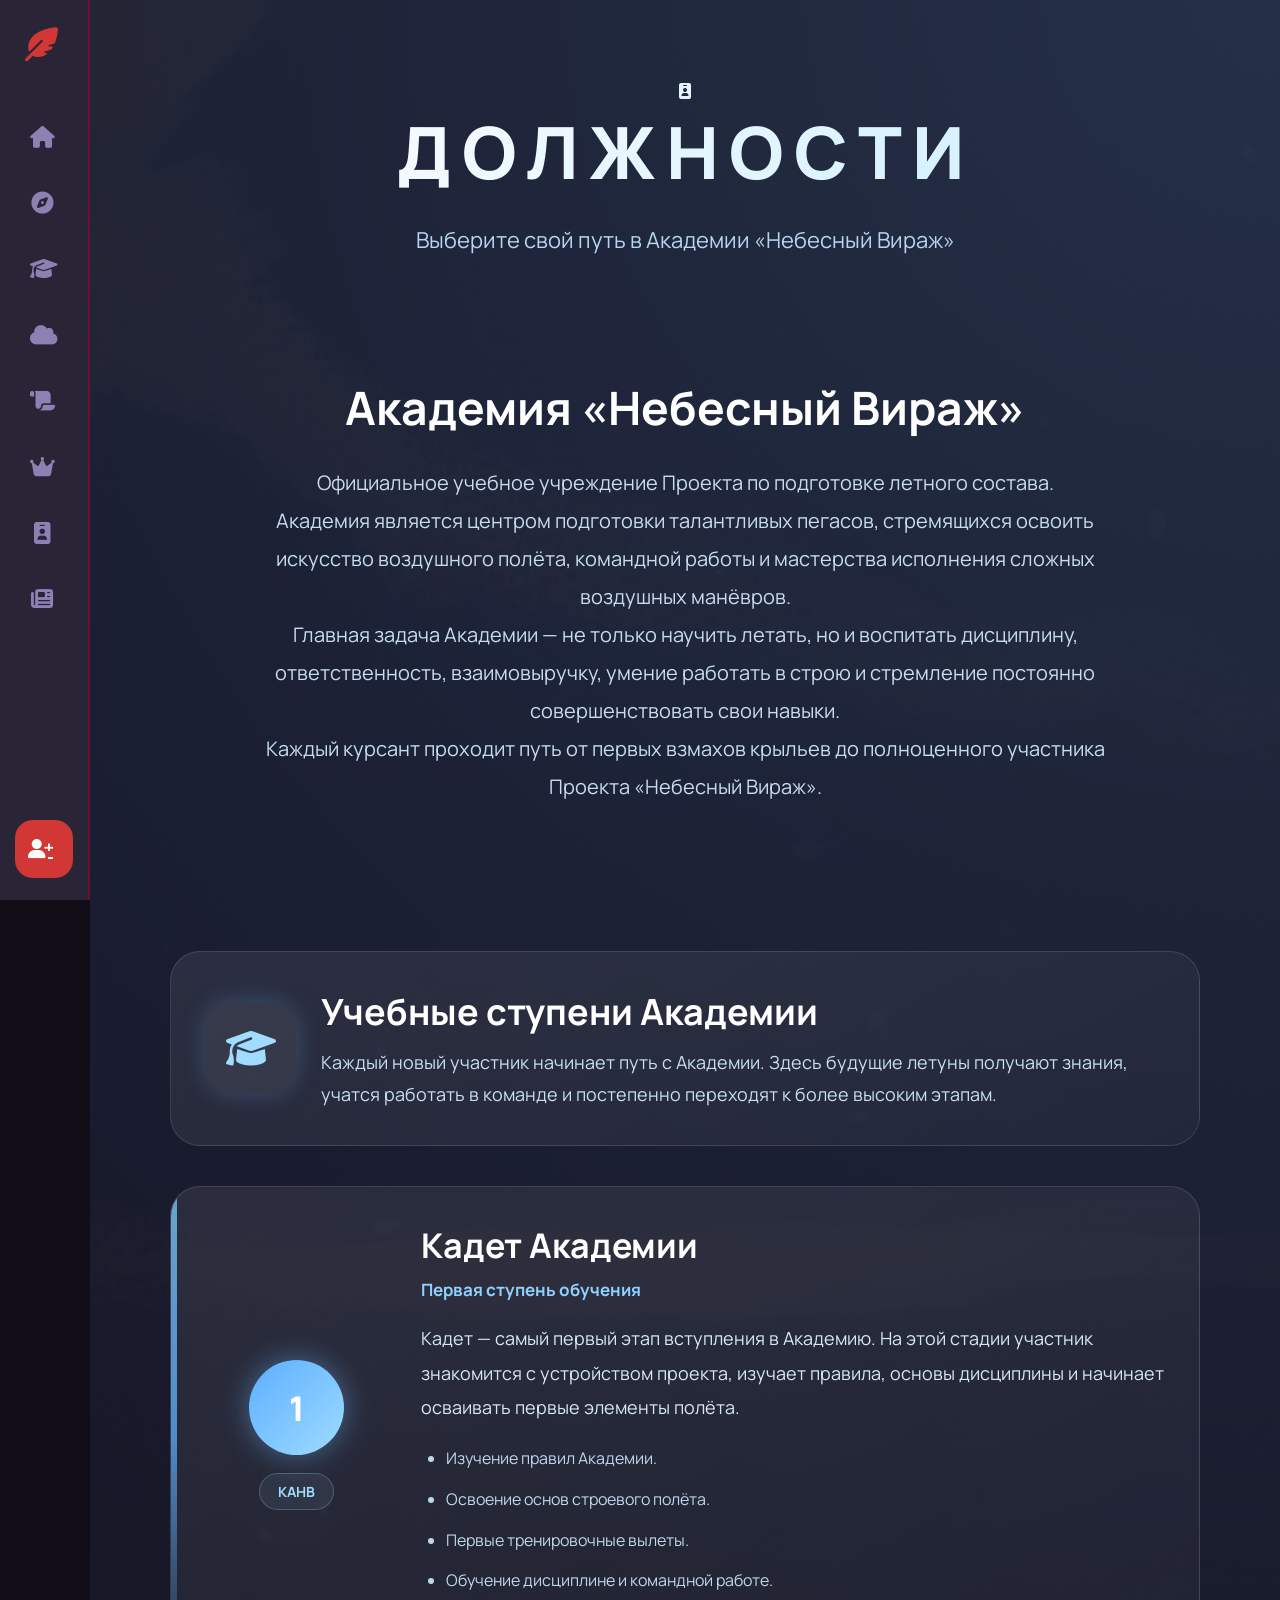
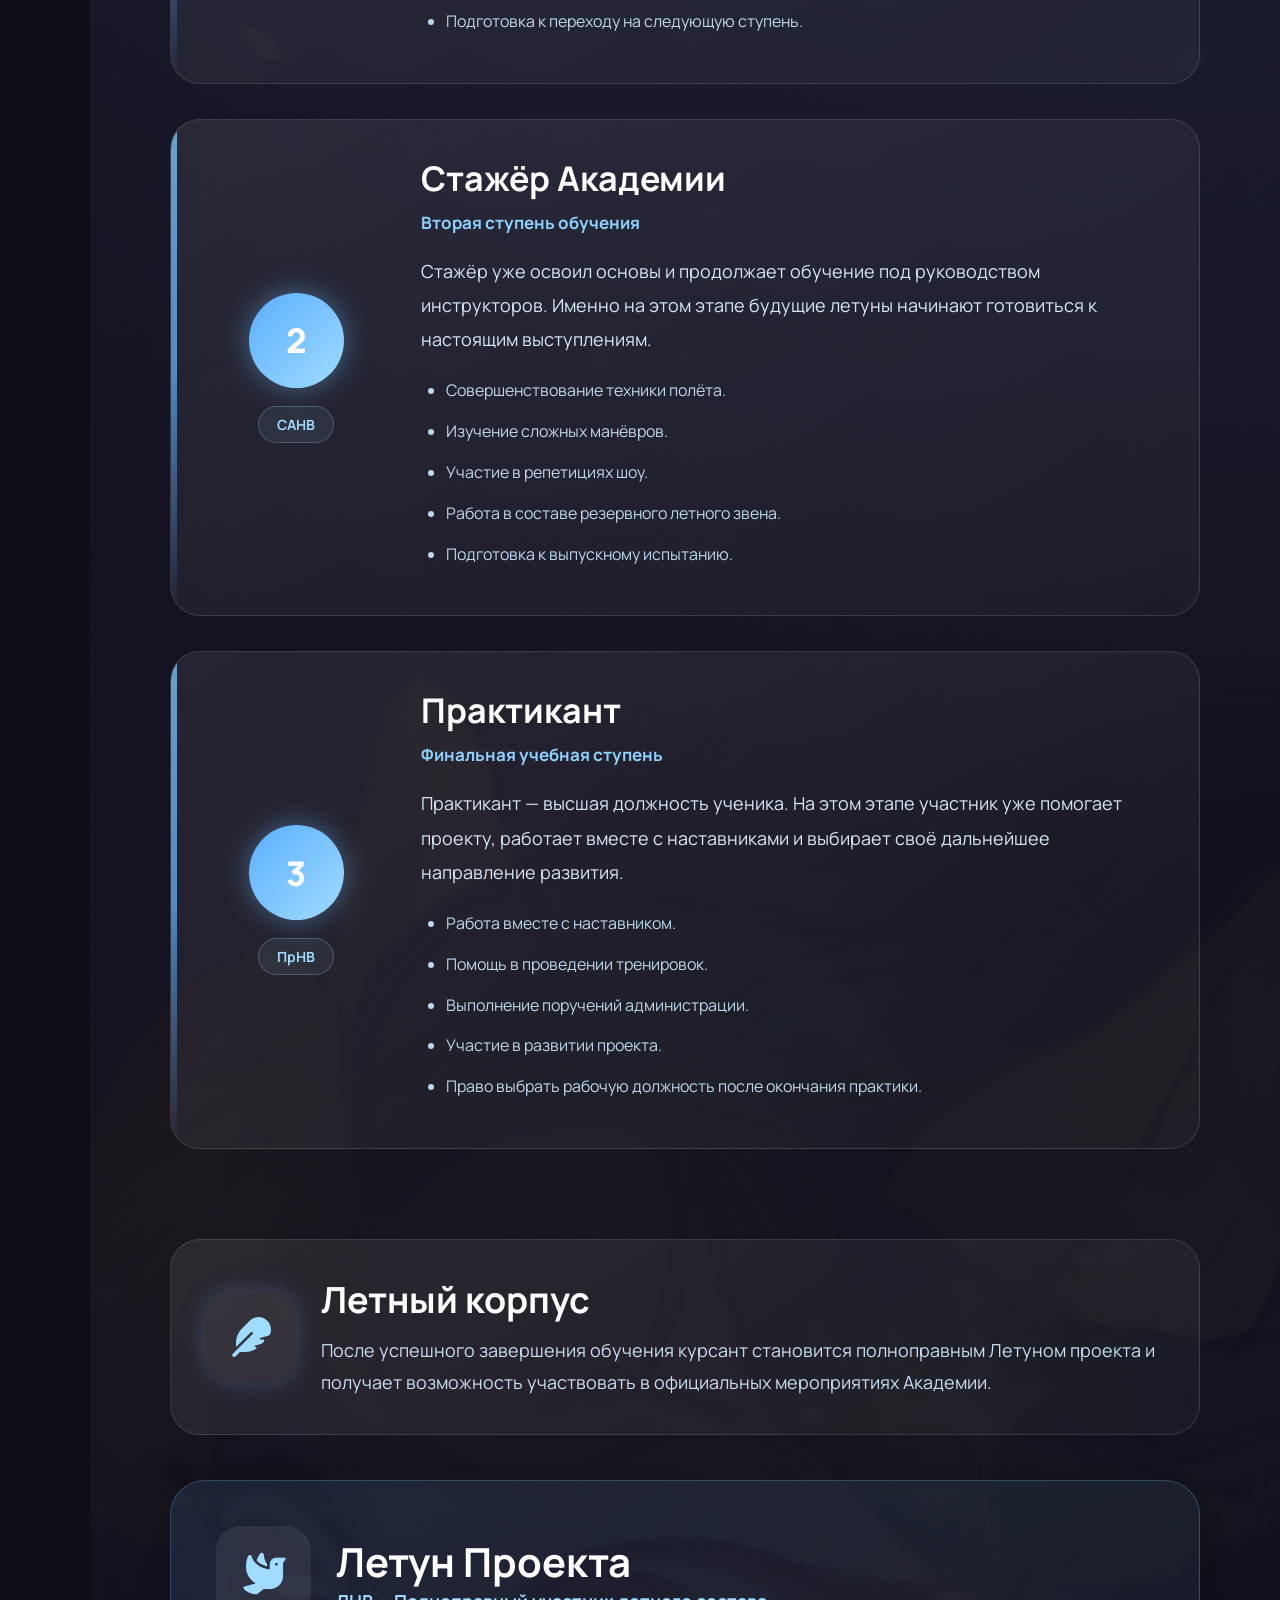
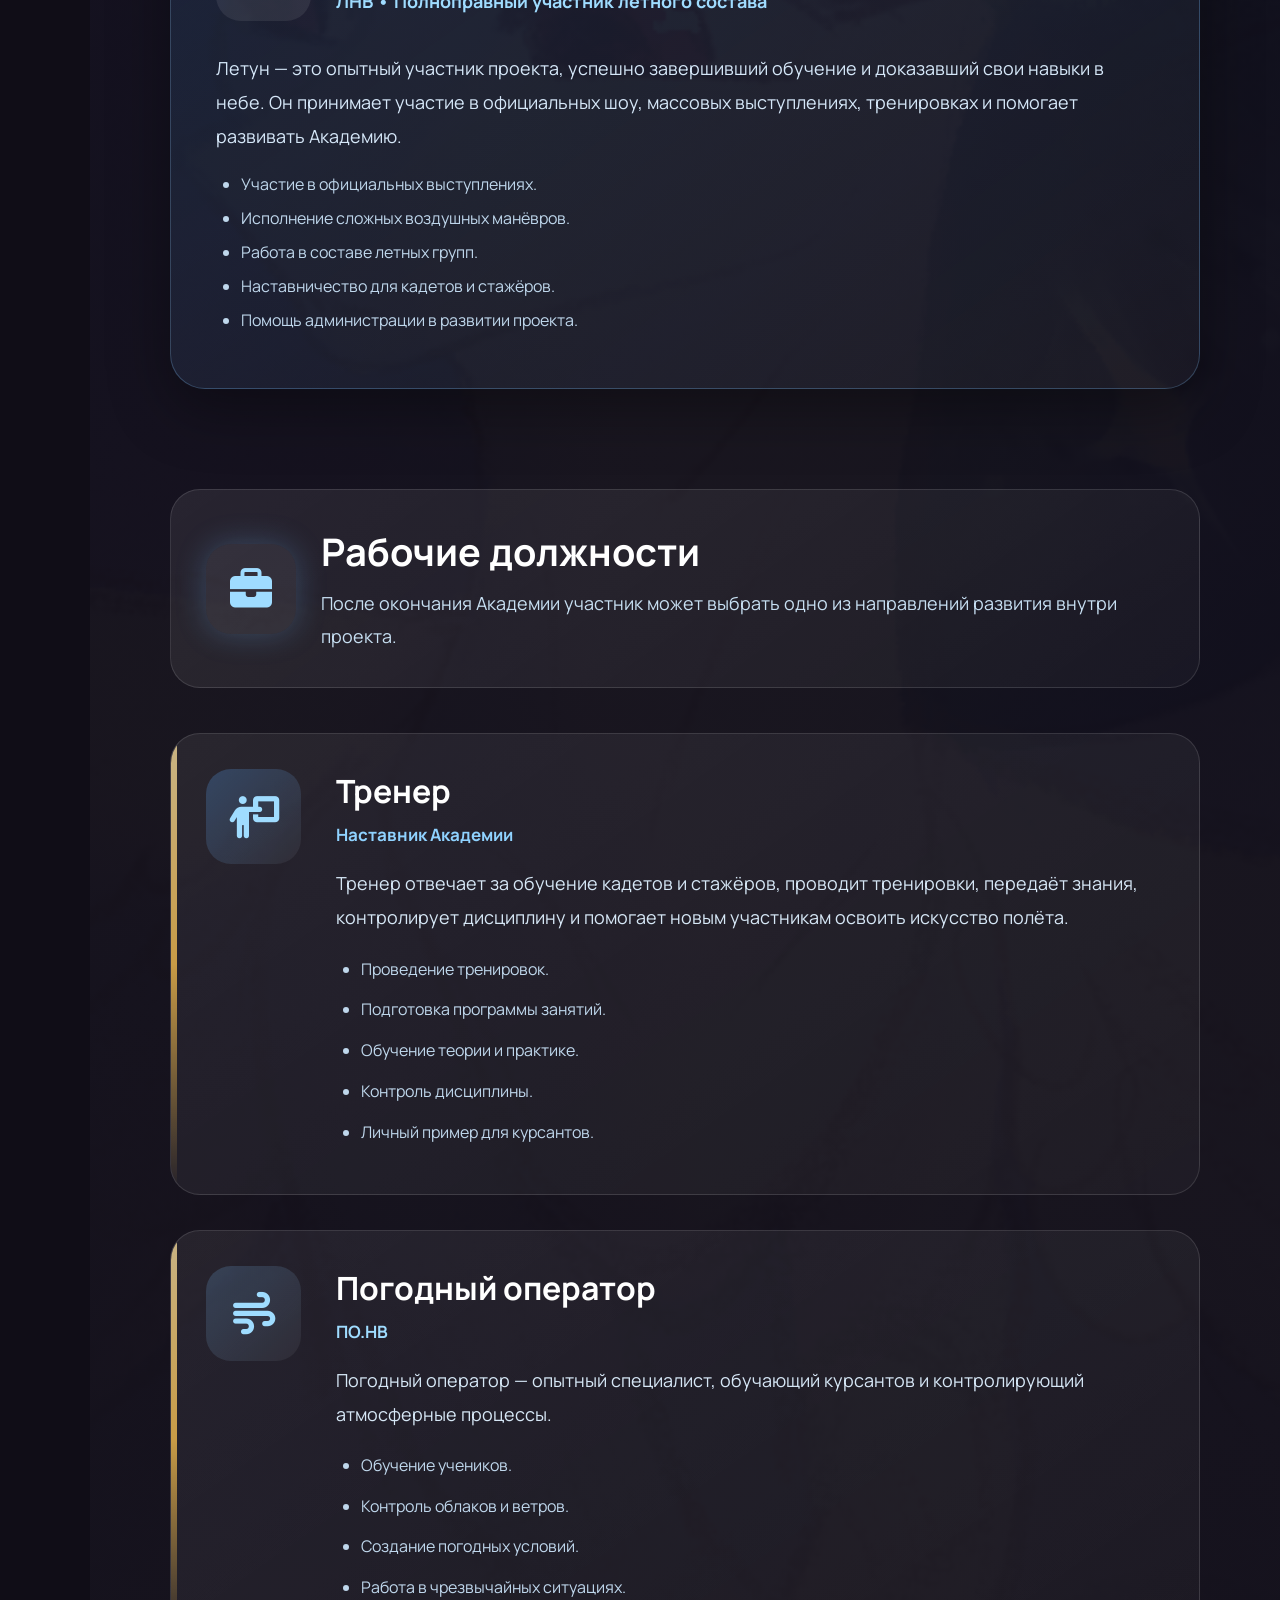
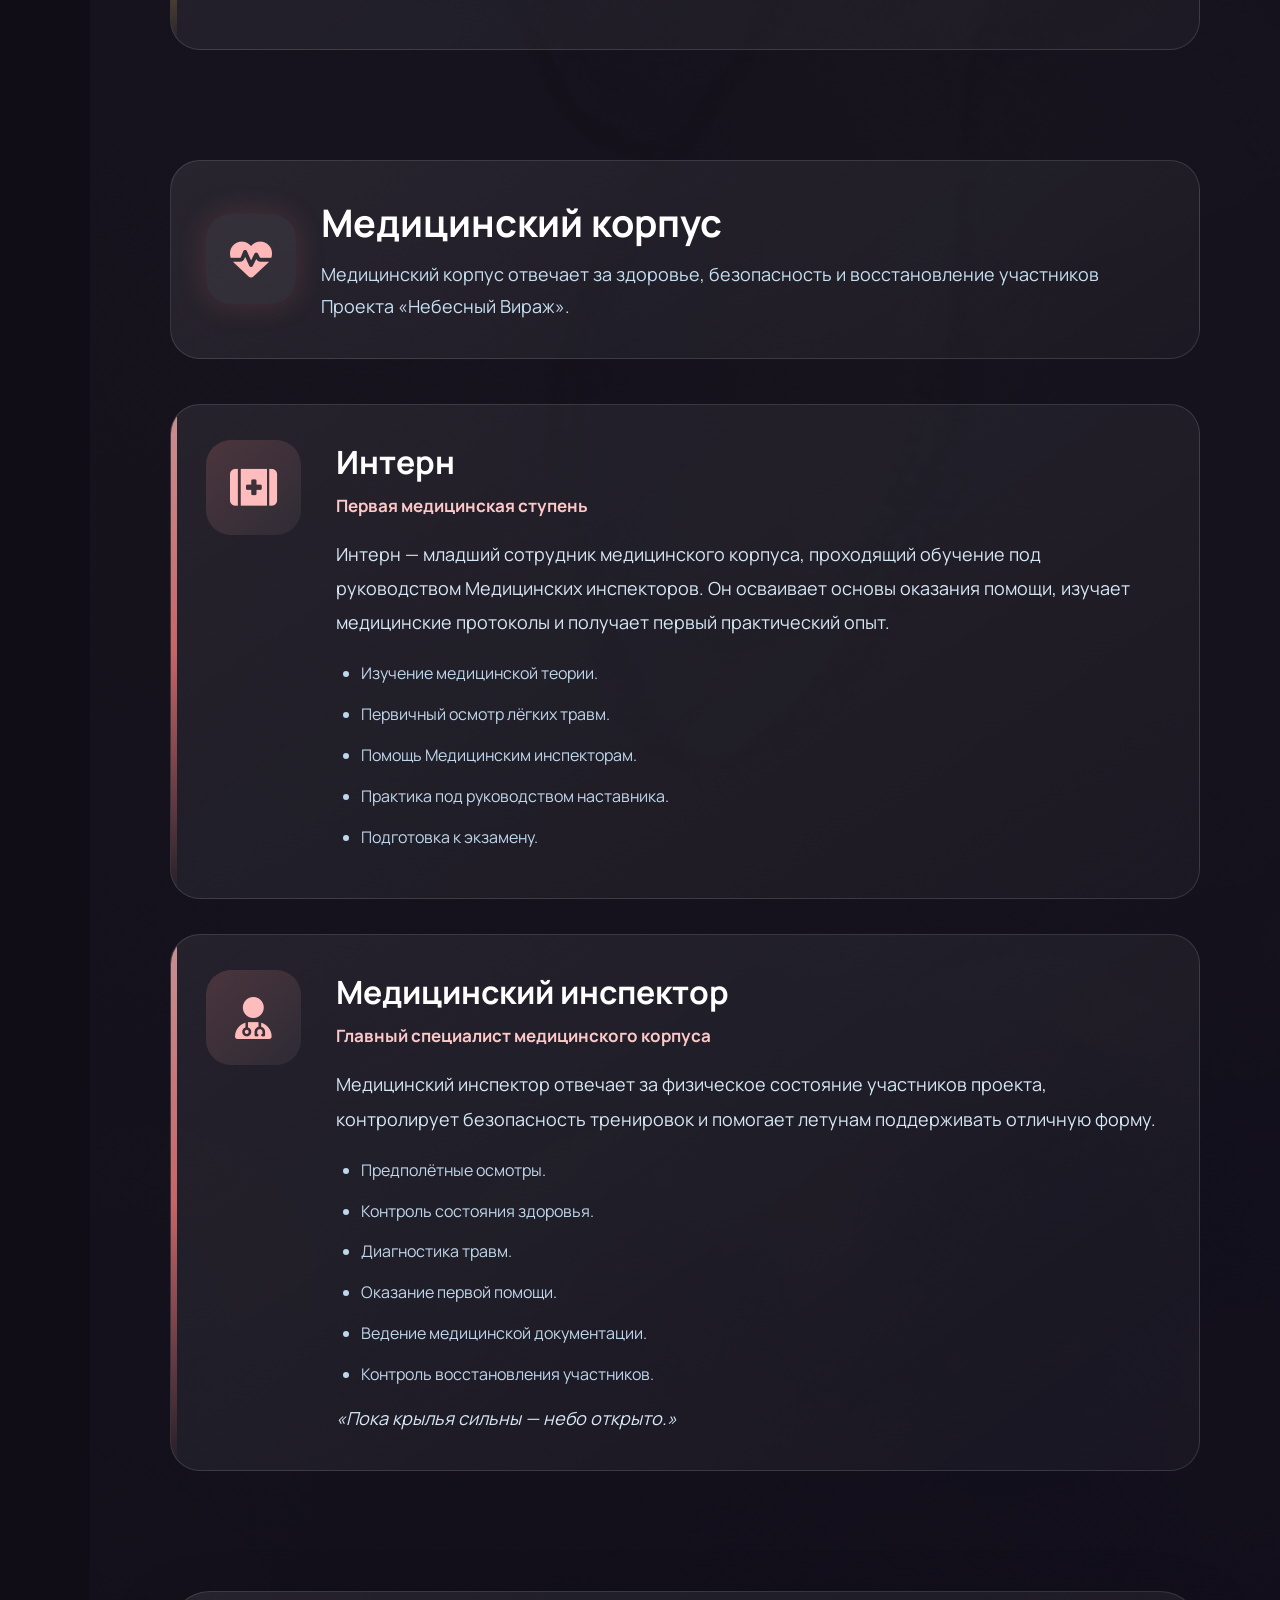
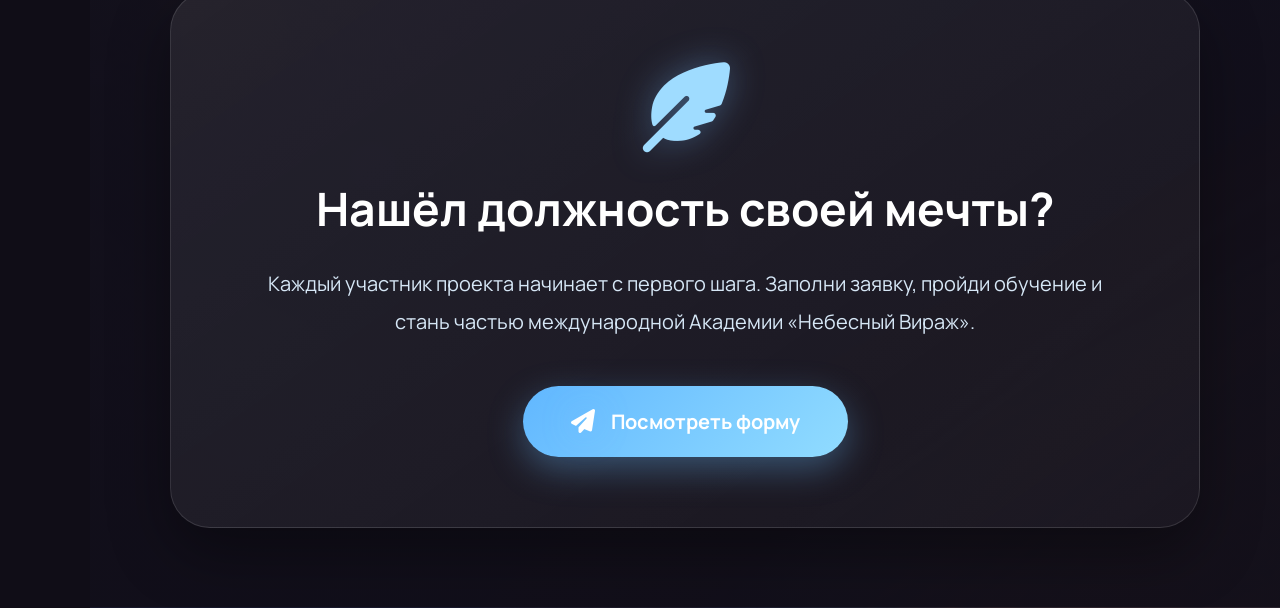
<file: positions.html>
<!DOCTYPE html>
<html lang="ru">

<head>

<meta charset="UTF-8">
<meta name="viewport" content="width=device-width, initial-scale=1.0">

<title>Должности | Небесный Вираж</title>

<link rel="preconnect" href="https://fonts.googleapis.com">

<link rel="preconnect" href="https://fonts.gstatic.com" crossorigin>

<link href="https://fonts.googleapis.com/css2?family=Manrope:wght@400;500;600;700;800&display=swap" rel="stylesheet">

<link rel="stylesheet"
href="https://cdnjs.cloudflare.com/ajax/libs/font-awesome/6.7.2/css/all.min.css">

<link rel="stylesheet" href="style.css">
<link rel="stylesheet" href="positions.css">
<link rel="stylesheet" href="loader.css">

</head>

<body>

<!-- =====================================================
LOADER
===================================================== -->

<div id="loader">

    <div class="loader-content">

        <i class="fa-solid fa-feather-pointed loader-logo"></i>

        <h1>НЕБЕСНЫЙ ВИРАЖ</h1>

        <div class="loader-cloud"></div>

        <div class="loader-progress">
            <div class="loader-progress-bar"></div>
        </div>

        <p class="loader-text">
            Подготавливаем должности...
        </p>

    </div>

</div>

<!-- =====================================================
SIDEBAR
===================================================== -->

<aside class="sidebar">

<div class="logo">

<i class="fa-solid fa-feather-pointed"></i>

<span>Небесный Вираж</span>

</div>

<nav>

<a href="index.html">
<i class="fa-solid fa-house"></i>
<span>Главная</span>
</a>

<a href="newbies.html">
    <i class="fa-solid fa-compass"></i>
    <span>Для новичков</span>
</a>

<a href="academy.html">
<i class="fa-solid fa-graduation-cap"></i>
<span>Академия</span>
</a>

<a href="corps.html">
<i class="fa-solid fa-cloud"></i>
<span>Корпуса</span>
</a>

<a href="rules.html">
<i class="fa-solid fa-scroll"></i>
<span>Правила</span>
</a>

<a href="administration.html">
<i class="fa-solid fa-crown"></i>
<span>Администрация</span>
</a>

<a href="positions.html">
<i class="fa-solid fa-id-badge"></i>
<span>Должности</span>
</a>

<a href="news.html">
<i class="fa-solid fa-newspaper"></i>
<span>Новости</span>
</a>

</nav>

<a href="https://t.me/projectskybend_bot"
target="_blank"
class="join-btn">

<i class="fa-solid fa-user-plus"></i>

<span>Вступить</span>

</a>

</aside>

<!-- =====================================================
MAIN
===================================================== -->

<main class="positions">

<!-- =====================================================
ЗАГОЛОВОК
===================================================== -->

<header class="positions-header">

<i class="fa-solid fa-id-badge"></i>

<h1>ДОЛЖНОСТИ</h1>

<p>

Выберите свой путь в Академии
«Небесный Вираж»

</p>

</header>

<!-- =====================================================
ВСТУПЛЕНИЕ
===================================================== -->

<section class="positions-intro">

<h2>

Академия «Небесный Вираж»

</h2>

<p>

Официальное учебное учреждение Проекта по подготовке
летного состава.

</p>

<p>

Академия является центром подготовки талантливых
пегасов, стремящихся освоить искусство воздушного
полёта, командной работы и мастерства исполнения
сложных воздушных манёвров.

</p>

<p>

Главная задача Академии —
не только научить летать,
но и воспитать дисциплину,
ответственность,
взаимовыручку,
умение работать в строю
и стремление постоянно совершенствовать свои навыки.

</p>

<p>

Каждый курсант проходит путь
от первых взмахов крыльев
до полноценного участника
Проекта «Небесный Вираж».

</p>

</section>

<!-- =====================================================
АКАДЕМИЯ
===================================================== -->

<section class="academy-section">

<div class="academy-header">

<i class="fa-solid fa-graduation-cap"></i>

<div>

<h3>Учебные ступени Академии</h3>

<p>

Каждый новый участник начинает путь с Академии.
Здесь будущие летуны получают знания, учатся работать
в команде и постепенно переходят к более высоким этапам.

</p>

</div>

</div>



<!-- =====================================================
КАДЕТ
===================================================== -->

<div class="stage-card">

<div class="stage-left">

<div class="stage-number">1</div>

<div class="stage-badge">КАНВ</div>

</div>

<div class="stage-right">

<h3>Кадет Академии</h3>

<span>Первая ступень обучения</span>

<p>

Кадет — самый первый этап вступления в Академию.
На этой стадии участник знакомится с устройством
проекта, изучает правила, основы дисциплины
и начинает осваивать первые элементы полёта.

</p>

<ul>

<li>Изучение правил Академии.</li>

<li>Освоение основ строевого полёта.</li>

<li>Первые тренировочные вылеты.</li>

<li>Обучение дисциплине и командной работе.</li>

<li>Подготовка к переходу на следующую ступень.</li>

</ul>

</div>

</div>



<!-- =====================================================
СТАЖЕР
===================================================== -->

<div class="stage-card">

<div class="stage-left">

<div class="stage-number">2</div>

<div class="stage-badge">САНВ</div>

</div>

<div class="stage-right">

<h3>Стажёр Академии</h3>

<span>Вторая ступень обучения</span>

<p>

Стажёр уже освоил основы и продолжает обучение
под руководством инструкторов. Именно на этом этапе
будущие летуны начинают готовиться
к настоящим выступлениям.

</p>

<ul>

<li>Совершенствование техники полёта.</li>

<li>Изучение сложных манёвров.</li>

<li>Участие в репетициях шоу.</li>

<li>Работа в составе резервного летного звена.</li>

<li>Подготовка к выпускному испытанию.</li>

</ul>

</div>

</div>



<!-- =====================================================
ПРАКТИКАНТ
===================================================== -->

<div class="stage-card">

<div class="stage-left">

<div class="stage-number">3</div>

<div class="stage-badge">ПрНВ</div>

</div>

<div class="stage-right">

<h3>Практикант</h3>

<span>Финальная учебная ступень</span>

<p>

Практикант — высшая должность ученика.
На этом этапе участник уже помогает проекту,
работает вместе с наставниками
и выбирает своё дальнейшее направление развития.

</p>

<ul>

<li>Работа вместе с наставником.</li>

<li>Помощь в проведении тренировок.</li>

<li>Выполнение поручений администрации.</li>

<li>Участие в развитии проекта.</li>

<li>Право выбрать рабочую должность после окончания практики.</li>

</ul>

</div>

</div>

</section>

<!-- =====================================================
ЛЕТНЫЙ КОРПУС
===================================================== -->

<section class="flight-section">

<div class="flight-header">

<i class="fa-solid fa-feather"></i>

<div>

<h3>Летный корпус</h3>

<p>

После успешного завершения обучения курсант становится
полноправным Летуном проекта и получает возможность
участвовать в официальных мероприятиях Академии.

</p>

</div>

</div>



<div class="flyer-card">

<div class="flyer-header">

<i class="fa-solid fa-dove"></i>

<div>

<h3>Летун Проекта</h3>

<span>ЛНВ • Полноправный участник летного состава</span>

</div>

</div>

<p>

Летун — это опытный участник проекта,
успешно завершивший обучение и доказавший
свои навыки в небе.

Он принимает участие в официальных шоу,
массовых выступлениях, тренировках
и помогает развивать Академию.

</p>

<ul>

<li>Участие в официальных выступлениях.</li>

<li>Исполнение сложных воздушных манёвров.</li>

<li>Работа в составе летных групп.</li>

<li>Наставничество для кадетов и стажёров.</li>

<li>Помощь администрации в развитии проекта.</li>

</ul>

</div>

</section>



<!-- =====================================================
РАБОЧИЕ ДОЛЖНОСТИ
===================================================== -->

<section class="job-section">

<div class="job-header">

<i class="fa-solid fa-briefcase"></i>

<div>

<h3>Рабочие должности</h3>

<p>

После окончания Академии участник может выбрать
одно из направлений развития внутри проекта.

</p>

</div>

</div>



<!-- =====================================================
ТРЕНЕР
===================================================== -->

<div class="job-card">

<div class="job-icon">

<i class="fa-solid fa-person-chalkboard"></i>

</div>

<div class="job-content">

<h3>Тренер</h3>

<span>Наставник Академии</span>

<p>

Тренер отвечает за обучение кадетов и стажёров,
проводит тренировки,
передаёт знания,
контролирует дисциплину
и помогает новым участникам
освоить искусство полёта.

</p>

<ul>

<li>Проведение тренировок.</li>

<li>Подготовка программы занятий.</li>

<li>Обучение теории и практике.</li>

<li>Контроль дисциплины.</li>

<li>Личный пример для курсантов.</li>

</ul>

</div>

</div>




<!-- =====================================================
ОПЕРАТОР
===================================================== -->

<div class="weather-card">

<div class="weather-icon">

<i class="fa-solid fa-wind"></i>

</div>

<div class="weather-content">

<h3>Погодный оператор</h3>

<span>ПО.НВ</span>

<p>

Погодный оператор —
опытный специалист,
обучающий курсантов
и контролирующий атмосферные процессы.

</p>

<ul>

<li>Обучение учеников.</li>

<li>Контроль облаков и ветров.</li>

<li>Создание погодных условий.</li>

<li>Работа в чрезвычайных ситуациях.</li>

</ul>

</div>

</div>




<!-- =====================================================
МЕДИЦИНСКИЙ КОРПУС
===================================================== -->

<section class="medical-section">

<div class="medical-header">

<i class="fa-solid fa-heart-pulse"></i>

<div>

<h3>Медицинский корпус</h3>

<p>

Медицинский корпус отвечает за здоровье,
безопасность и восстановление участников
Проекта «Небесный Вираж».

</p>

</div>

</div>



<!-- =====================================================
ИНТЕРН
===================================================== -->

<div class="medical-card">

<div class="medical-icon">

<i class="fa-solid fa-kit-medical"></i>

</div>

<div class="medical-content">

<h3>Интерн</h3>

<span>Первая медицинская ступень</span>

<p>

Интерн — младший сотрудник медицинского корпуса,
проходящий обучение под руководством
Медицинских инспекторов.

Он осваивает основы оказания помощи,
изучает медицинские протоколы
и получает первый практический опыт.

</p>

<ul>

<li>Изучение медицинской теории.</li>

<li>Первичный осмотр лёгких травм.</li>

<li>Помощь Медицинским инспекторам.</li>

<li>Практика под руководством наставника.</li>

<li>Подготовка к экзамену.</li>

</ul>

</div>

</div>



<!-- =====================================================
МЕДИЦИНСКИЙ ИНСПЕКТОР
===================================================== -->

<div class="medical-card">

<div class="medical-icon">

<i class="fa-solid fa-user-doctor"></i>

</div>

<div class="medical-content">

<h3>Медицинский инспектор</h3>

<span>Главный специалист медицинского корпуса</span>

<p>

Медицинский инспектор отвечает
за физическое состояние участников проекта,
контролирует безопасность тренировок
и помогает летунам поддерживать
отличную форму.

</p>

<ul>

<li>Предполётные осмотры.</li>

<li>Контроль состояния здоровья.</li>

<li>Диагностика травм.</li>

<li>Оказание первой помощи.</li>

<li>Ведение медицинской документации.</li>

<li>Контроль восстановления участников.</li>

</ul>

<p>

<i>

«Пока крылья сильны — небо открыто.»

</i>

</p>

</div>

</div>

</section>



<!-- =====================================================
ФИНАЛ
===================================================== -->

<section class="positions-end">

<i class="fa-solid fa-feather-pointed"></i>

<h2>

Нашёл должность своей мечты?

</h2>

<p>

Каждый участник проекта начинает
с первого шага.

Заполни заявку,
пройди обучение
и стань частью
международной Академии
«Небесный Вираж».

</p>

<a class="positions-button"

href="https://teletype.media/@sofchonok/dolzhnosti"

target="_blank">

<i class="fa-solid fa-paper-plane"></i>

Посмотреть форму

</a>

</section>

</main>



<script>

window.addEventListener("load", () => {

    setTimeout(() => {

        document
            .getElementById("loader")
            .classList.add("hidden");

    },1300);

});

</script>

</body>
</html>
</file>
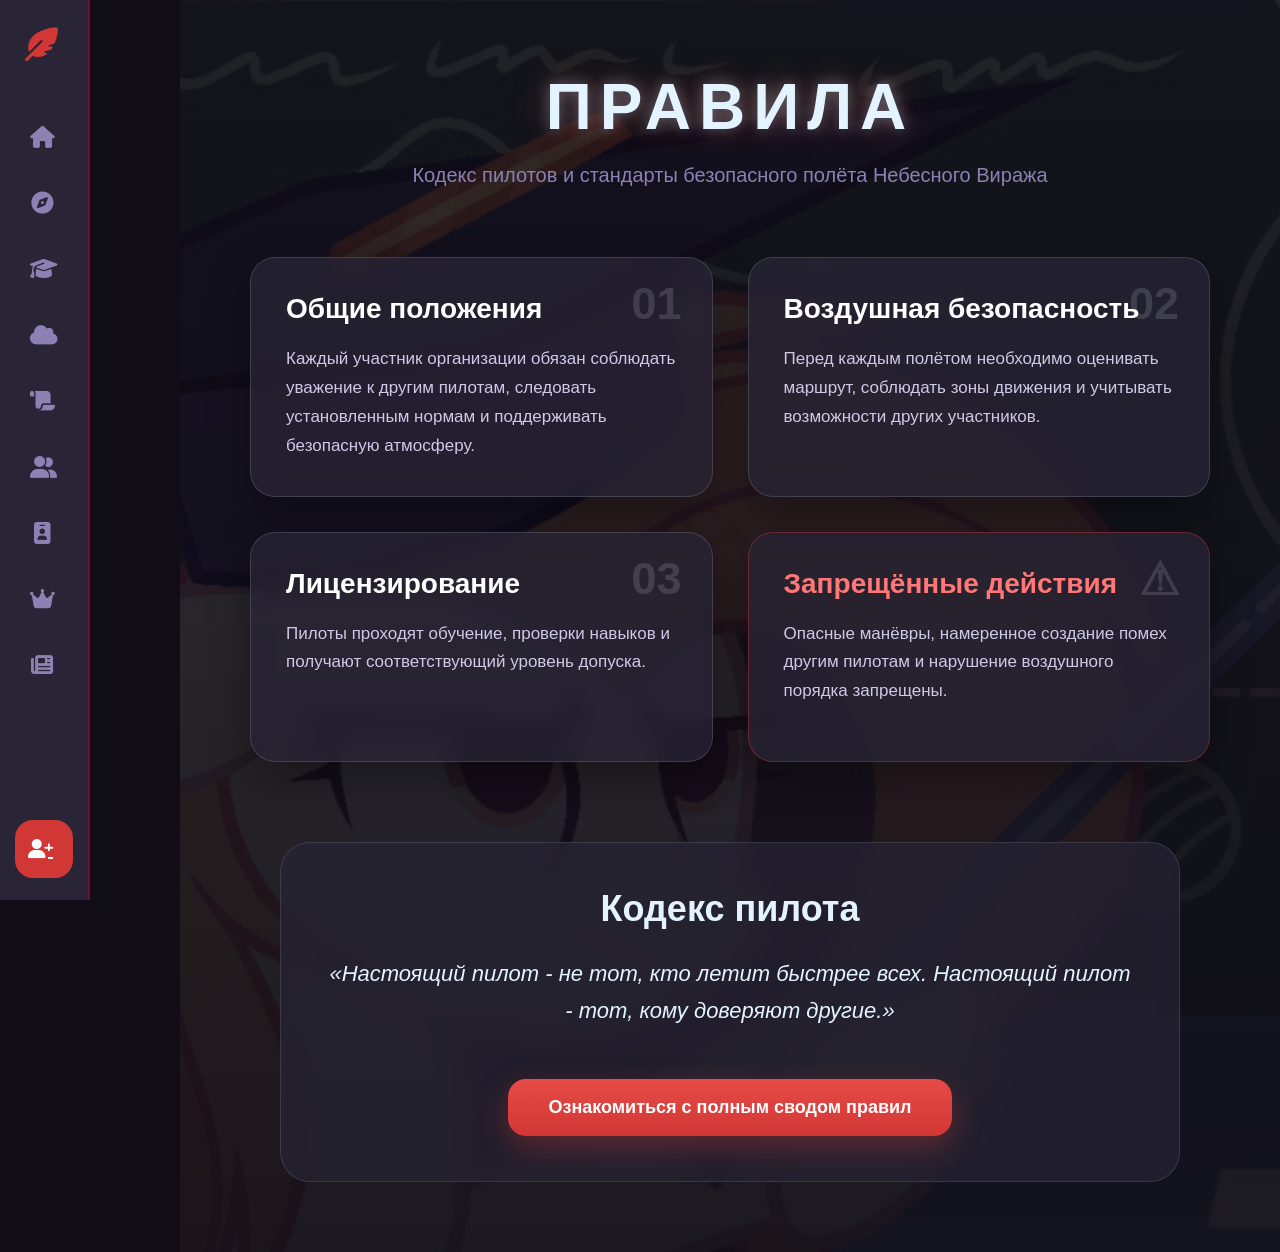
<file: rules.html>
<!DOCTYPE html>
<html lang="ru">

<head>
    <style>


</style>

    <meta charset="UTF-8">
    <meta name="viewport" content="width=device-width, initial-scale=1.0">

    <title>Правила | Небесный Вираж</title>

    <!-- Общие стили -->
   <link rel="stylesheet" href="style.css">

<link rel="stylesheet" href="rules.css">
<link rel="stylesheet"
href="https://cdnjs.cloudflare.com/ajax/libs/font-awesome/6.7.2/css/all.min.css">

</head>


<body>



<!-- =========================
     БОКОВОЕ МЕНЮ
========================= -->

<aside class="sidebar">


    <div class="logo">

        <i class="fa-solid fa-feather-pointed"></i>

        <span>
            Небесный Вираж
        </span>

    </div>



   <nav>

<a href="index.html">
    <i class="fa-solid fa-house"></i>
    <span>Главная</span>
</a>

<a href="newbies.html">
    <i class="fa-solid fa-compass"></i>
    <span>Для новичков</span>
</a>

<a href="academy.html">
    <i class="fa-solid fa-graduation-cap"></i>
    <span>Академия</span>
</a>

<a href="corps.html">
    <i class="fa-solid fa-cloud"></i>
    <span>Корпуса</span>
</a>

<a href="rules.html">
    <i class="fa-solid fa-scroll"></i>
    <span>Правила</span>
</a>

<a href="members.html">
    <i class="fa-solid fa-user-group"></i>
    <span>Работники</span>
</a>

<a href="positions.html">
    <i class="fa-solid fa-id-badge"></i>
    <span>Должности</span>
</a>

<a href="administration.html">
    <i class="fa-solid fa-crown"></i>
    <span>Администрация</span>
</a>

<a href="news.html">
    <i class="fa-solid fa-newspaper"></i>
    <span>Новости</span>
</a>

</nav>



   <a href="https://t.me/projectskybend_bot"
   target="_blank"
   class="join-btn">

    <i class="fa-solid fa-user-plus"></i>

    <span>Вступить</span>

</a>


</aside>



<!-- =========================
     ОСНОВНАЯ ОБЛАСТЬ
========================= -->

<main class="rules-page">

<div class="rules">


    <!-- Заголовок -->

    <section class="rules-header">


        <h1>
            ПРАВИЛА
        </h1>


        <p>
            Кодекс пилотов и стандарты безопасного полёта
            Небесного Виража
        </p>


    </section>



    <!-- =====================
         БЛОКИ ПРАВИЛ
    ====================== -->


    <section class="rules-grid">



        <article class="rule-card">


            <div class="rule-number">
                01
            </div>


            <h2>
                Общие положения
            </h2>


            <p>
                Каждый участник организации обязан
                соблюдать уважение к другим пилотам,
                следовать установленным нормам и
                поддерживать безопасную атмосферу.
            </p>


        </article>




        <article class="rule-card">


            <div class="rule-number">
                02
            </div>


            <h2>
                Воздушная безопасность
            </h2>


            <p>
                Перед каждым полётом необходимо
                оценивать маршрут, соблюдать зоны
                движения и учитывать возможности
                других участников.
            </p>


        </article>




        <article class="rule-card">


            <div class="rule-number">
                03
            </div>


            <h2>
                Лицензирование
            </h2>


            <p>
                Пилоты проходят обучение,
                проверки навыков и получают
                соответствующий уровень допуска.
            </p>


        </article>




        <article class="rule-card danger">


            <div class="rule-number">
                ⚠
            </div>


            <h2>
                Запрещённые действия
            </h2>


            <p>
                Опасные манёвры, намеренное создание
                помех другим пилотам и нарушение
                воздушного порядка запрещены.
            </p>


        </article>



    </section>




    <!-- =====================
         КОДЕКС
    ====================== -->


    <section class="pilot-code">


        <h2>
            Кодекс пилота
        </h2>


        <blockquote>

            «Настоящий пилот -
            не тот, кто летит быстрее всех.
            Настоящий пилот -
            тот, кому доверяют другие.»

        </blockquote>
<!-- =====================
     ПОЛНЫЙ СВОД ПРАВИЛ
====================== -->

<section class="full-rules-button">

    <a href="https://teletype.media/@sofchonok/pravila" target="_blank">

        Ознакомиться с полным сводом правил

    </a>

</section>


    </section>



</div>

</main>



</body>

</html>
</file>
<file: style.css>
/* ===========================
   СБРОС
=========================== */

*{
    margin:0;
    padding:0;
    box-sizing:border-box;
}

/* ===========================
   ШРИФТ
=========================== */

@import url('https://fonts.googleapis.com/css2?family=Manrope:wght@400;500;600;700;800&display=swap');

/* ===========================
   ЦВЕТА
=========================== */

:root{

    --red:#d13735;
    --red-dark:#6d0f34;

    --bg:#100d17;
    --panel:#292536;

    --text:#e3f3ff;
    --secondary:#8d80b3;

}

/* ===========================
   BODY
=========================== */

html{
    scroll-behavior:smooth;
}

body{

    background:var(--bg);

    color:var(--text);

    font-family:'Manrope',sans-serif;

    overflow-x:hidden;
    overflow-y:auto;

    position:relative;

}
/* ===========================
   SIDEBAR
=========================== */

.sidebar{

    position:fixed;

    left:0;
    top:0;

    width:90px;
    height:100vh;

    background:var(--panel);

    border-right:2px solid var(--red-dark);

    display:flex;
    flex-direction:column;

    overflow:hidden;

    transition:.35s;

    z-index:1000;

}

.sidebar:hover{

    width:250px;

}

/* ===========================
   ЛОГО
=========================== */

.logo{

    display:flex;
    align-items:center;

    gap:16px;

    padding:26px 24px;

    min-height:90px;

}

.logo i{

    width:28px;

    text-align:center;

    flex-shrink:0;

    color:var(--red);

    font-size:34px;

}

.logo span{

    font-size:18px;

    font-weight:800;

    white-space:nowrap;

    opacity:0;

    transition:.25s;

}

.sidebar:hover .logo span{

    opacity:1;

}

/* ===========================
   МЕНЮ
=========================== */

nav{

    display:flex;
    flex-direction:column;

    gap:8px;

    margin-top:18px;

}

nav a{

    display:flex;

    align-items:center;

    gap:18px;

    height:58px;

    padding:0 30px;

    text-decoration:none;

    color:var(--text);

    transition:.25s;

    white-space:nowrap;

}

nav a i{

    width:24px;

    text-align:center;

    font-size:22px;

    color:var(--secondary);

    flex-shrink:0;

}

nav a span{

    opacity:0;

    transition:.25s;

}

.sidebar:hover nav a span{

    opacity:1;

}

nav a:hover{

    background:rgba(255,255,255,.05);

    color:var(--red);

}

nav a:hover i{

    color:var(--red);

}

/* ===========================
   КНОПКА
=========================== */

.join-btn{

    margin-top:auto;

    margin-bottom:22px;

    width:58px;
    height:58px;

    align-self:center;

    display:flex;
    align-items:center;
    justify-content:center;

    gap:12px;

    border:none;

    border-radius:18px;

    background:var(--red);

    color:white;

    cursor:pointer;

    overflow:hidden;

    transition:.35s;

}

.join-btn i{

    width:20px;

    text-align:center;

    flex-shrink:0;

    font-size:20px;

}

.join-btn span{

    width:0;

    opacity:0;

    overflow:hidden;

    white-space:nowrap;

    transition:.25s;

}

.sidebar:hover .join-btn{

    width:210px;

}

.sidebar:hover .join-btn span{

    width:auto;

    opacity:1;

}

.join-btn:hover{

    background:var(--red-dark);

    transform:translateY(-2px);

}

/* ===========================
   MAIN
=========================== */

main{

    margin-left:90px;

    transition:.35s;

}

.sidebar:hover + main{

    margin-left:250px;

}

/* ===========================
   HERO
=========================== */

.hero{

    min-height:100vh;

    position:relative;

overflow:hidden;

    display:flex;

    flex-direction:column;

    justify-content:center;

    align-items:center;

    text-align:center;

    background:
        linear-gradient(
            rgba(16,13,23,.55),
            rgba(16,13,23,.55)
        ),
        url("images/background/sky.png");

    background-size:cover;

    background-position:center;

    background-repeat:no-repeat;

}

/* ===========================
   ЛЕТЯЩАЯ ЗВЕЗДА
=========================== */


.star-fly{

    position:absolute;

    width:80px;
    height:80px;

    left:-150px;
    top:65%;


    z-index:5;


    animation:
    starMove 2s ease-in-out forwards;

    animation-play-state: paused;

}



.star-fly svg{


    width:100%;

    height:100%;


    fill:#ffffff;


    filter:

    drop-shadow(0 0 10px #ffffff)

    drop-shadow(0 0 35px #9fdcff)

    drop-shadow(0 0 60px #5aaeff);


     animation:

    starPulse .7s ease-in-out infinite alternate;

    transform-origin:center;

}





/* светящийся хвост */


.star-trail{


    position:absolute;


    right:55px;

    top:35px;


    width:260px;

    height:18px;



    background:

    linear-gradient(
        90deg,
        transparent,
        rgba(190,230,255,.8),
        rgba(255,255,255,.9)
    );


    filter:

    blur(10px);


    transform:

    rotate(-20deg);


    transform-origin:right center;


    animation:

    trailFade 2s ease forwards;


}




@keyframes starMove{


    0%{

        left:-150px;

        top:65%;

        opacity:0;

        transform:
        rotate(-20deg)
        scale(.5);

    }


    15%{

        opacity:1;

    }



    70%{

        opacity:1;

    }



    100%{

        left:110%;

        top:20%;

        opacity:0;

        transform:
        rotate(30deg)
        scale(1);

    }


}





@keyframes starPulse{


    from{

        transform:scale(.9);

    }


    to{

        transform:scale(1.15);

    }


}





@keyframes trailFade{


    0%{

        opacity:0;

        width:0;

    }


    20%{

        opacity:1;

        width:260px;

    }


    100%{

        opacity:0;

        width:80px;

    }


}



/* ===========================
   ЗАГОЛОВОК
=========================== */

.hero h1{

    font-size:110px;
    font-weight:900;
    line-height:.95;

    margin-bottom:28px;

    letter-spacing:2px;

    background:linear-gradient(
        180deg,
        #ffffff 0%,
        #eef9ff 35%,
        #b9e7ff 70%,
        #ffffff 100%
    );

    -webkit-background-clip:text;
    -webkit-text-fill-color:transparent;
    background-clip:text;

    text-shadow:
        0 0 18px rgba(170,220,255,.45),
        0 0 45px rgba(110,180,255,.25),
        0 10px 35px rgba(0,0,0,.45);

    opacity:0;
    animation:titleAppear 1.2s ease forwards;
    animation-delay:2s;
}


/* ===========================
   ПОДЗАГОЛОВОК
=========================== */

.hero p{

    max-width:900px;

    margin:0 auto 55px;

    font-size:34px;
    font-weight:700;

    color:#d9ebff;

    text-shadow:
        0 0 12px rgba(150,210,255,.35),
        0 2px 12px rgba(0,0,0,.55);

    opacity:0;
    animation:titleAppear 1.2s ease forwards;
    animation-delay:2.2s;

}


/* ===========================
   КНОПКА
=========================== */

.hero-button{

    display:inline-flex;
    align-items:center;
    justify-content:center;

    padding:22px 52px;

    border-radius:18px;

    background:linear-gradient(
        180deg,
        #e84b46,
        #d13735
    );

    color:#fff;

    text-decoration:none;

    font-size:22px;
    font-weight:700;

    box-shadow:
        0 10px 30px rgba(209,55,53,.35);

    transition:.3s;

    opacity:0;

    animation:titleAppear 1.2s ease forwards;
    animation-delay:2.5s;

    position:relative;
    z-index:10;
}

.hero-button:hover{

    transform:translateY(-4px);

    background:linear-gradient(
        180deg,
        #ff5b56,
        #d13735
    );

    box-shadow:
        0 18px 40px rgba(209,55,53,.45);
}


/* ===========================
   АНИМАЦИЯ
=========================== */

@keyframes titleAppear{

    from{

        opacity:0;
        transform:translateY(40px);
        filter:blur(8px);

    }

    to{

        opacity:1;
        transform:translateY(0);
        filter:blur(0);

    }

}

/* ===========================
   FIX СЛОЕВ
=========================== */


main{

    position:relative;

    z-index:1;

}

/* ===========================
   ТИХИЕ ЗВЕЗДЫ НА ГЛАВНОЙ
=========================== */


.hero{

    position:relative;

    overflow:hidden;

}


/* слой звезд */

.stars-layer{

    position:absolute;

    inset:0;

    pointer-events:none;

    z-index:1;

}


/* сами звезды */

.stars-layer span:nth-child(1){
    top:12%;
    left:8%;
}

.stars-layer span:nth-child(2){
    top:25%;
    left:20%;
}

.stars-layer span:nth-child(3){
    top:10%;
    left:42%;
}

.stars-layer span:nth-child(4){
    top:18%;
    left:75%;
}

.stars-layer span:nth-child(5){
    top:35%;
    left:90%;
}

.stars-layer span:nth-child(6){
    top:70%;
    left:8%;
}

.stars-layer span:nth-child(7){
    top:82%;
    left:20%;
}

.stars-layer span:nth-child(8){
    top:75%;
    left:90%;
}

.stars-layer span:nth-child(9){
    top:88%;
    left:65%;
}

.stars-layer span:nth-child(10){
    top:60%;
    left:85%;
}

.stars-layer span:nth-child(11){
    top:45%;
    left:5%;
}

.stars-layer span:nth-child(12){
    top:15%;
    left:92%;
}

.stars-layer span:nth-child(13){
    top:80%;
    left:45%;
}

.stars-layer span:nth-child(14){
    top:30%;
    left:65%;
}

.stars-layer span:nth-child(15){
    top:90%;
    left:12%;
}

.stars-layer span:nth-child(16){
    top:55%;
    left:95%;
}

.stars-layer span:nth-child(17){
    top:8%;
    left:58%;
}

.stars-layer span:nth-child(18){
    top:72%;
    left:30%;
}

.stars-layer span:nth-child(3n){
    width:6px;
    height:6px;
}


.stars-layer span:nth-child(4n){
    animation-duration:5s;
}


.stars-layer span:nth-child(5n){
    opacity:.35;
}

/* ===========================
   ЛУЧИ СВЕТА ИЗ-ЗА ОБЛАКОВ
=========================== */


.hero::before{

    content:"";

    position:absolute;


    top:-250px;

    right:-180px;


    width:700px;

    height:700px;


    background:

    radial-gradient(
        circle,
        rgba(255,255,255,.45) 0%,
        rgba(210,235,255,.28) 25%,
        rgba(130,190,255,.12) 45%,
        transparent 70%
    );


    filter:blur(25px);


    pointer-events:none;


    z-index:1;

}



/* отдельные световые полосы */

.hero::after{

    content:"";

    position:absolute;


    top:-80px;

    right:-120px;


    width:900px;

    height:500px;


    background:

    linear-gradient(
        135deg,
        rgba(255,255,255,.28),
        transparent 60%
    );


    filter:blur(35px);


    opacity:.8;


    pointer-events:none;


    z-index:1;

}


/* чтобы всё важное было поверх света */

.hero h1,
.hero p,
.hero button{

    position:relative;

    z-index:10;

}


.star-fly{

    position:absolute;

    z-index:5;

}

/* =====================================================
   LOADER
===================================================== */

#loader{

    position:fixed;

    inset:0;

    display:flex;

    align-items:center;

    justify-content:center;

    background:
        radial-gradient(
            circle at top,
            rgba(130,190,255,.18),
            transparent 45%
        ),
        #100d17;

    z-index:99999;

    transition:opacity .8s ease, visibility .8s ease;

}

#loader.hidden{

    opacity:0;

    visibility:hidden;

}

.loader-content{

    text-align:center;

    width:500px;

}

.loader-logo{

    font-size:80px;

    color:#ffffff;

    filter:
        drop-shadow(0 0 15px #ffffff)
        drop-shadow(0 0 35px #8fd4ff);

    animation:loaderGlow 2s ease-in-out infinite alternate;

}

.loader-content h1{

    margin:25px 0 35px;

    font-size:54px;

    letter-spacing:8px;

    color:white;

}

.loader-cloud{

    width:220px;

    height:65px;

    margin:0 auto 35px;

    border-radius:100px;

    background:
        radial-gradient(circle at 30% 50%, #ffffff 0%, #eaf8ff 45%, transparent 46%),
        radial-gradient(circle at 50% 35%, #ffffff 0%, #eefaff 48%, transparent 49%),
        radial-gradient(circle at 70% 55%, #ffffff 0%, #eefaff 45%, transparent 46%);

    opacity:.85;

    filter:blur(2px);

    animation:cloudFloat 4s ease-in-out infinite;

}

.loader-progress{

    width:100%;

    height:10px;

    border-radius:20px;

    overflow:hidden;

    background:rgba(255,255,255,.08);

    margin-bottom:20px;

}

.loader-progress-bar{

    width:0;

    height:100%;

    border-radius:20px;

    background:
        linear-gradient(
            90deg,
            #8fdcff,
            #ffffff,
            #8fdcff
        );

    animation:loadingBar 2.8s linear forwards;

}

.loader-text{

    color:#b8dfff;

    font-size:18px;

    letter-spacing:1px;

}

/* =========================== */

@keyframes loadingBar{

    from{width:0;}

    to{width:100%;}

}

@keyframes cloudFloat{

    0%{
        transform:translateX(-15px);
    }

    50%{
        transform:translateX(15px);
    }

    100%{
        transform:translateX(-15px);
    }

}

@keyframes loaderGlow{

    from{

        filter:
            drop-shadow(0 0 15px #ffffff)
            drop-shadow(0 0 25px #8fdcff);

    }

    to{

        filter:
            drop-shadow(0 0 25px #ffffff)
            drop-shadow(0 0 50px #8fdcff);

    }

}

.hero-button,
.join-btn{
    position: relative;
    z-index: 99999 !important;
    pointer-events: auto !important;
}

.hero::before,
.hero::after,
.stars-layer,
.star-fly{
    pointer-events: none !important;
}
</file>
<file: academy.css>
/* =====================================================
   ACADEMY.CSS
   Страница "Академия"
===================================================== */

/* ===========================
   ОСНОВНАЯ ОБЛАСТЬ
=========================== */

.academy{

    margin-left:90px;

    min-height:100vh;

    padding:70px;

    background:
        linear-gradient(
            rgba(16,13,23,.82),
            rgba(16,13,23,.82)
        ),
        url("images/background/111.jpg");

    background-size:cover;
    background-position:center;
    background-repeat:no-repeat;
    background-attachment:fixed;

    transition:.35s;

}

/* Когда меню открыто */

.sidebar:hover ~ .academy{

    margin-left:250px;

}

/* ===========================
   HERO
=========================== */

.academy-hero{

    position:relative;

    text-align:center;

    margin-bottom:90px;

    overflow:hidden;

}

/* Большая надпись на фоне */

.academy-hero::before{

    content:"ACADEMY";

    position:absolute;

    left:50%;
    top:-35px;

    transform:translateX(-50%);

    font-size:170px;

    font-weight:800;

    letter-spacing:12px;

    color:white;

    opacity:.04;

    pointer-events:none;

    user-select:none;

}

/* Заголовок */

.academy-hero h1{

    position:relative;

    font-size:76px;

    font-weight:800;

    margin-bottom:22px;

    background:linear-gradient(
        120deg,
        #ffffff,
        #dff5ff,
        #9fdfff,
        #ffffff
    );

    -webkit-background-clip:text;
    -webkit-text-fill-color:transparent;
    background-clip:text;

}

/* Подзаголовок */

.academy-hero p{

    position:relative;

    max-width:900px;

    margin:auto;

    font-size:23px;

    line-height:1.9;

    color:#d9e8ff;

}

/* Декоративная линия */

.academy-hero::after{

    content:"";

    display:block;

    width:170px;

    height:4px;

    margin:45px auto 0;

    border-radius:50px;

    background:linear-gradient(
        90deg,
        transparent,
        var(--red),
        transparent
    );

}

/* ===========================
   ПУТЬ НОВИЧКА
=========================== */

.roadmap{

    margin-bottom:80px;

}

.roadmap h2{

    display:flex;

    justify-content:center;

    align-items:center;

    gap:14px;

    font-size:34px;

    margin-bottom:45px;

}

.roadmap h2 i{

    color:var(--red);

}

/* ===========================
   ШАГИ
=========================== */

.steps{

    display:flex;

    justify-content:center;

    flex-wrap:wrap;

    gap:22px;

}

.step{

    display:flex;

    align-items:center;

    gap:18px;

    padding:22px 30px;

    background:rgba(255,255,255,.05);

    backdrop-filter:blur(18px);

    border:1px solid rgba(255,255,255,.08);

    border-radius:20px;

    transition:.35s;

}

.step span{

    width:42px;
    height:42px;

    display:flex;

    justify-content:center;

    align-items:center;

    border-radius:50%;

    background:linear-gradient(
        180deg,
        var(--red),
        var(--red-dark)
    );

    color:white;

    font-weight:800;

}

.step:hover{

    transform:translateY(-8px);

    border-color:rgba(209,55,53,.35);

    box-shadow:
        0 18px 40px rgba(0,0,0,.25);

}
/* ===========================
   КАРТОЧКИ
=========================== */

.guide-grid{

    display:grid;

    grid-template-columns:repeat(auto-fit,minmax(360px,1fr));

    gap:35px;

    margin-bottom:80px;

}

.guide-card{

    position:relative;

    overflow:hidden;

    padding:38px;

    border-radius:28px;

    background:rgba(255,255,255,.05);

    backdrop-filter:blur(20px);

    border:1px solid rgba(255,255,255,.08);

    box-shadow:
        0 20px 50px rgba(0,0,0,.18);

    transition:.35s;

}

/* Светящаяся полоска */

.guide-card::before{

    content:"";

    position:absolute;

    top:0;
    left:0;

    width:100%;
    height:4px;

    background:linear-gradient(
        90deg,
        var(--red),
        #ff8d8d,
        #ffd8d8
    );

    transform:scaleX(0);

    transform-origin:left;

    transition:.35s;

}

/* Красное свечение */

.guide-card::after{

    content:"";

    position:absolute;

    width:320px;
    height:320px;

    right:-150px;
    top:-150px;

    border-radius:50%;

    background:rgba(209,55,53,.08);

    filter:blur(70px);

    transition:.4s;

}

.guide-card:hover{

    transform:translateY(-10px);

    border-color:rgba(209,55,53,.35);

    box-shadow:
        0 30px 60px rgba(0,0,0,.28),
        0 0 30px rgba(209,55,53,.18);

}

.guide-card:hover::before{

    transform:scaleX(1);

}

.guide-card:hover::after{

    transform:scale(1.25);

}

/* ===========================
   ИКОНКА
=========================== */

.card-icon{

    width:74px;
    height:74px;

    display:flex;

    justify-content:center;

    align-items:center;

    border-radius:22px;

    margin-bottom:28px;

    background:linear-gradient(
        180deg,
        var(--red),
        var(--red-dark)
    );

    box-shadow:
        0 12px 30px rgba(209,55,53,.35);

    transition:.35s;

}

.card-icon i{

    color:white;

    font-size:30px;

}

.guide-card:hover .card-icon{

    transform:rotate(-6deg) scale(1.08);

}

/* ===========================
   ТЕКСТ
=========================== */

.guide-card h3{

    font-size:30px;

    font-weight:800;

    margin-bottom:22px;

}

.guide-card p{

    color:#d2dceb;

    font-size:17px;

    line-height:1.9;

    margin-bottom:18px;

}

.guide-card strong{

    color:white;

}

.guide-card a{

    color:#ff9b9b;

    font-weight:700;

    text-decoration:none;

    transition:.25s;

}

.guide-card a:hover{

    color:white;

}
/* ===========================
   БЫСТРЫЕ ССЫЛКИ
=========================== */

.academy-links{

    display:grid;

    grid-template-columns:repeat(3,1fr);

    gap:30px;

    margin-top:70px;

}

.academy-button{

    position:relative;

    display:flex;

    flex-direction:column;

    align-items:center;

    justify-content:center;

    gap:18px;

    padding:42px 28px;

    text-decoration:none;

    color:var(--text);

    border-radius:24px;

    background:rgba(255,255,255,.05);

    backdrop-filter:blur(20px);

    border:1px solid rgba(255,255,255,.08);

    overflow:hidden;

    transition:.35s;

    box-shadow:
        0 18px 40px rgba(0,0,0,.18);

}

.academy-button::before{

    content:"";

    position:absolute;

    inset:0;

    background:linear-gradient(
        135deg,
        rgba(209,55,53,.18),
        transparent 70%
    );

    opacity:0;

    transition:.35s;

}

.academy-button:hover::before{

    opacity:1;

}

.academy-button i{

    font-size:52px;

    color:var(--red);

    transition:.35s;

}

.academy-button span{

    font-size:22px;

    font-weight:700;

    color:white;

}

.academy-button:hover{

    transform:translateY(-10px);

    border-color:rgba(209,55,53,.35);

    box-shadow:
        0 25px 55px rgba(0,0,0,.30),
        0 0 30px rgba(209,55,53,.20);

}

.academy-button:hover i{

    transform:scale(1.15);

}

.academy-button:link,
.academy-button:visited{

    color:white;

}

/* ===========================
   АНИМАЦИИ
=========================== */

@keyframes fadeUp{

    from{

        opacity:0;

        transform:translateY(35px);

    }

    to{

        opacity:1;

        transform:translateY(0);

    }

}

.academy-hero{

    animation:fadeUp .6s ease;

}

.roadmap{

    animation:fadeUp .8s ease;

}

.guide-card{

    animation:fadeUp 1s ease;

}

.academy-button{

    animation:fadeUp 1.2s ease;

}

/* ===========================
   СКРОЛЛБАР
=========================== */

::-webkit-scrollbar{

    width:10px;

}

::-webkit-scrollbar-track{

    background:#17131f;

}

::-webkit-scrollbar-thumb{

    background:var(--red);

    border-radius:30px;

}

::-webkit-scrollbar-thumb:hover{

    background:#ff6666;

}

/* ===========================
   АДАПТИВ
=========================== */

@media(max-width:1200px){

    .guide-grid{

        grid-template-columns:1fr;

    }

    .academy-links{

        grid-template-columns:1fr;

    }

}

@media(max-width:900px){

    .academy{

        margin-left:90px;

        padding:40px;

    }

    .academy-hero::before{

        font-size:110px;

    }

    .academy-hero h1{

        font-size:56px;

    }

    .steps{

        flex-direction:column;

    }

}

@media(max-width:600px){

    .academy{

        padding:25px;

    }

    .academy-hero h1{

        font-size:42px;

    }

    .academy-hero p{

        font-size:18px;

    }

    .guide-card{

        padding:28px;

    }

    .academy-button{

        padding:30px;

    }

    .academy-button i{

        font-size:40px;

    }

}

/* ===========================
   ФИНАЛ
=========================== */

::selection{

    background:var(--red);

    color:white;

}
</file>
<file: administration.css>
/* =====================================================
   ADMINISTRATION.CSS
   Небесный Вираж
===================================================== */


/* ОСНОВА */

.administration{

    margin-left:90px;

    min-height:100vh;

    padding:80px;

    color:#e3f3ff;


    background:

    radial-gradient(
        circle at top right,
        rgba(120,190,255,.18),
        transparent 35%
    ),

    linear-gradient(
        rgba(16,13,23,.92),
        rgba(16,13,23,.98)
    ),

    url("images/background/sky.png");


    background-size:cover;
    background-position:center;

}



/* ===========================
   HEADER
=========================== */


.admin-header{

    text-align:center;

    margin-bottom:50px;

}


.admin-header h1{

    font-size:70px;

    letter-spacing:10px;


    background:
    linear-gradient(
        120deg,
        white,
        #bde9ff,
        white
    );


    -webkit-background-clip:text;
    -webkit-text-fill-color:transparent;


    text-shadow:

    0 0 30px rgba(130,200,255,.35);

}



.admin-header p{

    margin-top:20px;

    font-size:22px;

    color:#a9c8e8;

}



/* ===========================
   ОПИСАНИЕ
=========================== */


.admin-description{

    max-width:900px;

    margin:auto;

    padding:35px;


    text-align:center;


    font-size:19px;

    line-height:1.7;


    border-radius:30px;


    background:

    rgba(255,255,255,.06);


    border:

    1px solid rgba(190,230,255,.2);


    backdrop-filter:blur(15px);


    box-shadow:

    0 20px 60px rgba(0,0,0,.4);

}



/* ===========================
   НАЗВАНИЯ
=========================== */


.section-title{

    text-align:center;

    margin:70px 0 35px;


    font-size:38px;

    letter-spacing:3px;


    text-shadow:

    0 0 20px rgba(180,220,255,.35);

}



/* =====================================================
   БОЛЬШИЕ КАРТОЧКИ
===================================================== */


.big-card{


    width:430px;

    min-height:500px;


    margin:40px auto;


    position:relative;

    overflow:hidden;


    text-align:center;


    padding:40px;


    border-radius:35px;


    background:

    linear-gradient(
        145deg,
        rgba(255,255,255,.12),
        rgba(41,37,54,.9)
    );


    border:

    1px solid rgba(255,255,255,.2);



    backdrop-filter:blur(18px);



    box-shadow:

    0 25px 70px rgba(0,0,0,.5);


    transition:.4s;

}



.big-card:hover{

    transform:

    translateY(-12px);


    box-shadow:

    0 35px 90px rgba(120,190,255,.3);

}



.big-card img{


    width:230px;

    height:230px;


    object-fit:cover;


    border-radius:50%;


    border:

    5px solid rgba(255,255,255,.3);


    box-shadow:

    0 0 40px rgba(150,220,255,.45);


    margin-bottom:25px;

}



.big-card h2{

    font-size:34px;

    margin-bottom:10px;

}



.role{

    color:#9fdcff;

    font-size:20px;

    font-weight:700;

}



/* ===========================
   ВОПРОС
=========================== */


.question-mark{


    width:230px;

    height:230px;


    margin:0 auto 25px;


    display:flex;

    align-items:center;

    justify-content:center;


    border-radius:50%;


    font-size:120px;

    font-weight:800;


    color:#bde9ff;


    background:

    rgba(255,255,255,.06);


    border:

    3px dashed rgba(190,230,255,.4);


    box-shadow:

    0 0 40px rgba(120,190,255,.25);

}



/* ===========================
   ИНФОРМАЦИЯ ПРИ НАВЕДЕНИИ
=========================== */


.admin-info{


    position:absolute;


    inset:0;


    padding:45px;


    display:flex;

    flex-direction:column;

    justify-content:center;


    text-align:center;


    background:

    rgba(16,13,23,.94);


    backdrop-filter:blur(15px);


    opacity:0;


    transition:.4s;

}



.big-card:hover .admin-info,
.admin-card:hover .admin-info{

    opacity:1;

}



.admin-info h3{

    font-size:28px;

    margin-bottom:20px;

}



.admin-info p{

    color:#cfdff5;

    line-height:1.7;

}



/* =====================================================
   МАЛЕНЬКИЕ КАРТОЧКИ
===================================================== */


.cards{


    max-width:1200px;

    margin:auto;


    display:grid;


    grid-template-columns:

    repeat(3,1fr);


    gap:35px;

}



.admin-card{


    position:relative;


    overflow:hidden;


    min-height:380px;


    padding:30px;


    text-align:center;


    border-radius:30px;


    background:

    rgba(41,37,54,.85);



    border:

    1px solid rgba(255,255,255,.15);



    backdrop-filter:blur(15px);


    transition:.35s;


}



.admin-card:hover{


    transform:

    translateY(-10px);


    box-shadow:

    0 25px 70px rgba(120,190,255,.25);

}




.admin-card img{


    width:160px;

    height:160px;


    object-fit:cover;


    border-radius:50%;


    margin-bottom:25px;

}



.admin-card h3{

    font-size:25px;

    margin-bottom:10px;

}



.admin-card p{

    color:#9fdcff;

}



/* ===========================
   АНИМАЦИЯ
=========================== */


.admin-header,
.admin-description,
.big-card,
.admin-card{

    animation:

    adminAppear .8s ease backwards;

}



@keyframes adminAppear{


from{

opacity:0;

transform:translateY(40px);

}


to{

opacity:1;

transform:translateY(0);

}

}



/* ===========================
   АДАПТИВ
=========================== */


@media(max-width:900px){


.administration{

    margin-left:0;

    padding:40px 20px;

}


.cards{

    grid-template-columns:1fr;

}


.big-card{

    width:90%;

}

}
</file>
<file: corps.css>
/* ===========================
   CORPS PAGE
=========================== */


.corps-page{


    margin-left:90px;


    min-height:100vh;


    background:

    linear-gradient(
        rgba(16,13,23,.75),
        rgba(16,13,23,.9)
    ),

    url("images/background/sky.png");


    background-size:cover;

    background-position:center;


    display:flex;

    justify-content:center;

    align-items:center;


}



.empty-section{


    text-align:center;


    animation:

    emptyAppear .8s ease;


}




.empty-icon{


    font-size:90px;


    color:#8d80b3;


    margin-bottom:30px;


    filter:

    drop-shadow(
        0 0 25px rgba(141,128,179,.5)
    );


}




.empty-section h1{


    font-size:70px;


    letter-spacing:8px;


    color:#e3f3ff;


}




.main-text{


    margin-top:25px;


    font-size:28px;


    font-weight:700;


    color:white;


}




.sub-text{


    margin-top:15px;


    font-size:18px;


    color:#8d80b3;


    max-width:500px;


    line-height:1.7;


}




.coming{


    display:inline-block;


    margin-top:40px;


    padding:12px 30px;


    border-radius:20px;


    background:

    rgba(209,55,53,.15);


    border:

    1px solid rgba(209,55,53,.4);


    color:#ff7777;


    font-weight:700;


}





@keyframes emptyAppear{


from{

opacity:0;

transform:
translateY(30px);

}


to{

opacity:1;

transform:
translateY(0);

}


}
</file>
<file: members.css>
/* =====================================================
   MEMBERS.CSS
===================================================== */

.members-page{

    margin-left:90px;

    min-height:100vh;

    display:flex;

    justify-content:center;

    align-items:center;

    padding:70px;

    background:
        radial-gradient(circle at top right,
        rgba(120,190,255,.18),
        transparent 35%),

        linear-gradient(
        rgba(16,13,23,.92),
        rgba(16,13,23,.98)
        ),

        url("images/background/sky.png");

    background-size:cover;
    background-position:center;

    color:#e3f3ff;

}

.placeholder{

    max-width:760px;

    width:100%;

    text-align:center;

    padding:60px;

    border-radius:35px;

    background:
        linear-gradient(
        145deg,
        rgba(255,255,255,.08),
        rgba(255,255,255,.03)
        );

    border:1px solid rgba(227,243,255,.15);

    backdrop-filter:blur(18px);

    box-shadow:
        0 25px 70px rgba(0,0,0,.45);

    animation:fade .8s ease;

}

.placeholder-icon{

    width:120px;
    height:120px;

    margin:0 auto 35px;

    display:flex;
    align-items:center;
    justify-content:center;

    border-radius:50%;

    font-size:52px;

    color:#9fdcff;

    background:rgba(255,255,255,.06);

    border:2px solid rgba(159,220,255,.3);

    box-shadow:
        0 0 35px rgba(120,190,255,.18);

}

.placeholder h1{

    font-size:60px;

    margin-bottom:20px;

    letter-spacing:6px;

    background:
        linear-gradient(
        120deg,
        #ffffff,
        #bde9ff,
        #ffffff
        );

    -webkit-background-clip:text;
    -webkit-text-fill-color:transparent;

}

.placeholder p{

    font-size:20px;

    color:#cfdff5;

    line-height:1.8;

    margin-bottom:40px;

}

.placeholder-note{

    display:inline-flex;

    align-items:center;

    gap:12px;

    padding:18px 28px;

    border-radius:18px;

    background:rgba(255,255,255,.05);

    border:1px solid rgba(255,255,255,.12);

    color:#9fdcff;

    font-weight:700;

}

@keyframes fade{

    from{

        opacity:0;

        transform:translateY(40px);

    }

    to{

        opacity:1;

        transform:translateY(0);

    }

}

@media(max-width:900px){

    .members-page{

        margin-left:0;

        padding:30px;

    }

    .placeholder{

        padding:40px 25px;

    }

    .placeholder h1{

        font-size:42px;

    }

}
</file>
<file: loader.css>
/* =====================================================
   LOADER.CSS
===================================================== */

#loader{

    position:fixed;
    inset:0;

    display:flex;
    justify-content:center;
    align-items:center;

    background:
        radial-gradient(
            circle at top right,
            rgba(130,190,255,.22),
            transparent 35%
        ),

        linear-gradient(
            rgba(16,13,23,.96),
            rgba(16,13,23,.99)
        ),

        url("images/background/sky.png");

    background-size:cover;
    background-position:center;

    z-index:99999;

    transition:
        opacity .8s ease,
        visibility .8s ease;

}

/* скрытие */

#loader.hidden{

    opacity:0;

    visibility:hidden;

    pointer-events:none;

}

/* =====================================================
   КОНТЕЙНЕР
===================================================== */

.loader-content{

    width:600px;

    max-width:90%;

    text-align:center;

}

/* =====================================================
   ЛОГО
===================================================== */

.loader-logo{

    font-size:95px;

    color:#ffffff;

    margin-bottom:25px;

    animation:
        loaderFloat 3s ease-in-out infinite,
        loaderGlow 2s ease-in-out infinite;

}

/* =====================================================
   ЗАГОЛОВОК
===================================================== */

.loader-content h1{

    font-size:52px;

    font-weight:800;

    letter-spacing:6px;

    margin-bottom:45px;

    background:linear-gradient(

        120deg,

        #ffffff,

        #d8efff,

        #8bd5ff,

        #ffffff

    );

    background-size:300%;

    -webkit-background-clip:text;
    -webkit-text-fill-color:transparent;

    animation:

        gradientMove 6s linear infinite;

}

/* =====================================================
   ОБЛАКО
===================================================== */

.loader-cloud{

    width:260px;
    height:90px;

    margin:0 auto 45px;

    border-radius:100px;

    background:

        radial-gradient(circle at 30% 50%, #ffffff 0%, #eef8ff 60%, transparent 61%),
        radial-gradient(circle at 55% 35%, #ffffff 0%, #eef8ff 58%, transparent 59%),
        radial-gradient(circle at 75% 55%, #ffffff 0%, #eef8ff 55%, transparent 56%);

    filter:blur(2px);

    animation:

        cloudFloat 5s ease-in-out infinite;

}

/* =====================================================
   ПРОГРЕСС
===================================================== */

.loader-progress{

    width:100%;

    height:14px;

    overflow:hidden;

    border-radius:100px;

    background:

        rgba(255,255,255,.08);

    border:

        1px solid rgba(255,255,255,.08);

}

/* =====================================================
   ПОЛОСА
===================================================== */

.loader-progress-bar{

    width:0;

    height:100%;

    border-radius:100px;

    background:

        linear-gradient(
            90deg,
            #7fd5ff,
            #ffffff,
            #9fdcff
        );

    box-shadow:

        0 0 25px rgba(140,210,255,.8);

    animation:

        loadingBar 3s linear forwards;

}

/* =====================================================
   ТЕКСТ
===================================================== */

.loader-text{

    margin-top:28px;

    font-size:18px;

    color:#d6ecff;

    letter-spacing:1px;

    animation:

        textBlink 2s ease-in-out infinite;

}

/* =====================================================
   АНИМАЦИИ
===================================================== */

@keyframes loadingBar{

    from{

        width:0;

    }

    to{

        width:100%;

    }

}

@keyframes loaderGlow{

    0%{

        filter:
        drop-shadow(0 0 12px #ffffff);

    }

    50%{

        filter:
        drop-shadow(0 0 30px #bfe8ff)
        drop-shadow(0 0 55px #7fd5ff);

    }

    100%{

        filter:
        drop-shadow(0 0 12px #ffffff);

    }

}

@keyframes loaderFloat{

    0%{

        transform:translateY(0px);

    }

    50%{

        transform:translateY(-10px);

    }

    100%{

        transform:translateY(0px);

    }

}

@keyframes cloudFloat{

    0%{

        transform:translateX(-10px);

    }

    50%{

        transform:translateX(12px);

    }

    100%{

        transform:translateX(-10px);

    }

}

@keyframes gradientMove{

    from{

        background-position:0%;

    }

    to{

        background-position:300%;

    }

}

@keyframes textBlink{

    0%{

        opacity:.45;

    }

    50%{

        opacity:1;

    }

    100%{

        opacity:.45;

    }

}
</file>
<file: newbies.css>
/* =====================================================
   NEWBIES.CSS
   Раздел «Для новичков»
   Стиль: Академия / красная цветовая гамма
===================================================== */


/* =====================================================
   ОСНОВНАЯ ОБЛАСТЬ
===================================================== */

.newbies {

    margin-left: 90px;

    min-height: 100vh;

    padding: 80px 90px 100px;

    position: relative;

    overflow: hidden;

    background:
        radial-gradient(
            circle at 15% 10%,
            rgba(190, 45, 65, 0.13),
            transparent 35%
        ),
        radial-gradient(
            circle at 85% 75%,
            rgba(130, 20, 35, 0.12),
            transparent 38%
        ),
        #09070c;

    color: #ffffff;

}


/* =====================================================
   ФОНОВЫЕ СВЕЧЕНИЯ
===================================================== */

.newbies::before {

    content: "";

    position: absolute;

    width: 650px;
    height: 650px;

    top: -300px;
    right: -220px;

    background:
        radial-gradient(
            circle,
            rgba(220, 45, 65, 0.10),
            transparent 70%
        );

    filter: blur(25px);

    pointer-events: none;

}


.newbies::after {

    content: "";

    position: absolute;

    width: 550px;
    height: 550px;

    bottom: -300px;
    left: -250px;

    background:
        radial-gradient(
            circle,
            rgba(150, 25, 45, 0.09),
            transparent 70%
        );

    filter: blur(30px);

    pointer-events: none;

}


/* =====================================================
   КОНТЕЙНЕР
===================================================== */

.newbies-container {

    width: min(1250px, 100%);

    margin: 0 auto;

    position: relative;

    z-index: 2;

}


/* =====================================================
   ШАПКА
===================================================== */

.newbies-header {

    margin-bottom: 70px;

    max-width: 1000px;

}


.newbies-header h1 {

    margin: 0 0 22px;

    font-size: clamp(46px, 5vw, 72px);

    line-height: 1.05;

    font-weight: 800;

    letter-spacing: -2px;

    background:
        linear-gradient(
            90deg,
            #ffffff 0%,
            #ffb0b9 45%,
            #ff6477 100%
        );

    -webkit-background-clip: text;
    -webkit-text-fill-color: transparent;

    background-clip: text;

    text-shadow:
        0 0 35px rgba(220, 50, 70, 0.16);

}


.newbies-header p {

    margin: 0;

    max-width: 850px;

    font-size: 20px;

    line-height: 1.75;

    color:
        rgba(255, 230, 233, 0.72);

}


/* =====================================================
   КРАСНАЯ ДЕКОРАТИВНАЯ ЛИНИЯ
===================================================== */

.newbies-line {

    width: 170px;

    height: 4px;

    margin-top: 30px;

    border-radius: 20px;

    background:
        linear-gradient(
            90deg,
            #ff5368,
            rgba(255, 83, 104, 0)
        );

    box-shadow:
        0 0 18px rgba(255, 65, 85, 0.75);

}


/* =====================================================
   СЕКЦИЯ
===================================================== */

.newbies-section {

    margin-bottom: 55px;

}


/* =====================================================
   ЗАГОЛОВОК СЕКЦИИ
===================================================== */

.newbies-section-title {

    display: flex;

    align-items: center;

    gap: 18px;

    margin-bottom: 25px;

}


.newbies-section-title i {

    width: 55px;
    height: 55px;

    display: flex;

    align-items: center;
    justify-content: center;

    border-radius: 16px;

    font-size: 23px;

    color: #ff8493;

    background:
        rgba(220, 45, 65, 0.10);

    border:
        1px solid rgba(255, 90, 110, 0.20);

    box-shadow:
        0 0 25px rgba(220, 40, 60, 0.12);

    transition:
        transform 0.3s ease,
        box-shadow 0.3s ease;

}


.newbies-section-title:hover i {

    transform:
        translateY(-3px)
        rotate(-3deg);

    box-shadow:
        0 0 30px rgba(255, 55, 80, 0.25);

}


.newbies-section-title h2 {

    margin: 0;

    font-size: 30px;

    font-weight: 800;

    color: #ffffff;

}


/* =====================================================
   КАРТОЧКА
===================================================== */

.newbies-card {

    position: relative;

    padding: 38px 42px;

    border-radius: 24px;

    background:
        linear-gradient(
            135deg,
            rgba(255, 255, 255, 0.055),
            rgba(255, 255, 255, 0.012)
        );

    border:
        1px solid rgba(255, 95, 115, 0.14);

    box-shadow:
        0 20px 55px rgba(0, 0, 0, 0.30),
        inset 0 1px 0 rgba(255, 255, 255, 0.035);

    backdrop-filter: blur(14px);

    overflow: hidden;

    transform:
        translateY(0);

    transition:
        transform 0.4s cubic-bezier(0.22, 1, 0.36, 1),
        border-color 0.4s ease,
        box-shadow 0.4s ease,
        background 0.4s ease;

}


/* =====================================================
   СВЕТЯЩАЯСЯ ПОЛОСКА
===================================================== */

.newbies-card::before {

    content: "";

    position: absolute;

    top: 0;

    left: -35%;

    width: 35%;

    height: 3px;

    border-radius: 20px;

    background:
        linear-gradient(
            90deg,
            transparent,
            #ff536b,
            #ff9aa7,
            transparent
        );

    box-shadow:
        0 0 15px rgba(255, 55, 80, 0.85),
        0 0 30px rgba(255, 55, 80, 0.45);

    opacity: 0.65;

    transition:
        left 0.65s cubic-bezier(0.22, 1, 0.36, 1),
        opacity 0.3s ease;

}


/* =====================================================
   ВНУТРЕННЕЕ СВЕЧЕНИЕ
===================================================== */

.newbies-card::after {

    content: "";

    position: absolute;

    width: 350px;
    height: 350px;

    top: -220px;
    right: -120px;

    background:
        radial-gradient(
            circle,
            rgba(220, 40, 60, 0.09),
            transparent 70%
        );

    pointer-events: none;

    transition:
        opacity 0.4s ease,
        transform 0.5s ease;

}


/* =====================================================
   АНИМАЦИЯ КАРТОЧКИ ПРИ НАВЕДЕНИИ
===================================================== */

.newbies-card:hover {

    transform:
        translateY(-7px);

    border-color:
        rgba(255, 85, 105, 0.34);

    background:
        linear-gradient(
            135deg,
            rgba(255, 70, 90, 0.065),
            rgba(255, 255, 255, 0.018)
        );

    box-shadow:
        0 28px 75px rgba(0, 0, 0, 0.38),
        0 0 35px rgba(220, 35, 55, 0.10),
        inset 0 1px 0 rgba(255, 255, 255, 0.05);

}


.newbies-card:hover::before {

    left: 100%;

    opacity: 1;

}


.newbies-card:hover::after {

    opacity: 1;

    transform:
        translate(-30px, 30px);

}


/* =====================================================
   ТЕКСТ КАРТОЧКИ
===================================================== */

.newbies-card p {

    margin: 0 0 18px;

    font-size: 18px;

    line-height: 1.8;

    color:
        rgba(255, 232, 235, 0.78);

}


.newbies-card p:last-child {

    margin-bottom: 0;

}


.newbies-card strong {

    color: #ffffff;

    font-weight: 700;

}


/* =====================================================
   СПИСОК
===================================================== */

.newbies-list {

    margin: 20px 0 0;

    padding: 0;

    list-style: none;

    display: flex;

    flex-direction: column;

    gap: 16px;

}


.newbies-list li {

    position: relative;

    padding-left: 34px;

    font-size: 18px;

    line-height: 1.7;

    color:
        rgba(255, 232, 235, 0.78);

}


/* =====================================================
   ТОЧКА СПИСКА
===================================================== */

.newbies-list li::before {

    content: "";

    position: absolute;

    left: 5px;
    top: 11px;

    width: 9px;
    height: 9px;

    border-radius: 50%;

    background: #ff6578;

    box-shadow:
        0 0 10px rgba(255, 65, 85, 0.95),
        0 0 20px rgba(255, 65, 85, 0.45);

    transition:
        transform 0.25s ease,
        box-shadow 0.25s ease;

}


.newbies-list li:hover::before {

    transform:
        scale(1.35);

    box-shadow:
        0 0 14px rgba(255, 70, 90, 1),
        0 0 28px rgba(255, 50, 70, 0.65);

}


/* =====================================================
   СЕТКА КАРТОЧЕК
===================================================== */

.newbies-grid {

    display: grid;

    grid-template-columns:
        repeat(2, minmax(0, 1fr));

    gap: 25px;

}


.newbies-grid .newbies-card {

    min-height: 190px;

}


/* =====================================================
   LABEL
===================================================== */

.newbies-card-label {

    display: inline-flex;

    align-items: center;

    gap: 9px;

    margin-bottom: 18px;

    padding: 8px 14px;

    border-radius: 30px;

    font-size: 13px;

    font-weight: 700;

    letter-spacing: 0.5px;

    text-transform: uppercase;

    color: #ff9ba8;

    background:
        rgba(220, 45, 65, 0.08);

    border:
        1px solid rgba(255, 85, 105, 0.16);

    box-shadow:
        0 0 18px rgba(220, 40, 60, 0.05);

}


/* =====================================================
   ВАЖНАЯ ИНФОРМАЦИЯ
===================================================== */

.newbies-warning {

    position: relative;

    padding: 34px 38px;

    margin-top: 25px;

    border-radius: 22px;

    background:
        linear-gradient(
            135deg,
            rgba(220, 45, 65, 0.085),
            rgba(120, 20, 35, 0.035)
        );

    border:
        1px solid rgba(255, 85, 105, 0.18);

    box-shadow:
        0 15px 45px rgba(0, 0, 0, 0.25);

    overflow: hidden;

}


.newbies-warning::before {

    content: "";

    position: absolute;

    left: 0;
    top: 0;
    bottom: 0;

    width: 3px;

    background:
        linear-gradient(
            180deg,
            transparent,
            #ff536b,
            transparent
        );

    box-shadow:
        0 0 18px rgba(255, 55, 80, 0.75);

}


.newbies-warning-title {

    display: flex;

    align-items: center;

    gap: 14px;

    margin-bottom: 15px;

    font-size: 20px;

    font-weight: 800;

    color: #ffffff;

}


.newbies-warning-title i {

    color: #ff7181;

    font-size: 22px;

    filter:
        drop-shadow(
            0 0 8px rgba(255, 65, 85, 0.55)
        );

}


.newbies-warning p {

    margin: 0;

    font-size: 17px;

    line-height: 1.75;

    color:
        rgba(255, 228, 232, 0.72);

}


/* =====================================================
   КНОПКА «ДОЛЖНОСТИ»
===================================================== */

.newbies-positions {

    display: flex;

    justify-content: center;

    margin-top: 70px;

}


.newbies-positions-button {

    position: relative;

    display: inline-flex;

    align-items: center;

    justify-content: center;

    gap: 15px;

    min-width: 310px;

    padding: 20px 32px;

    border-radius: 17px;

    text-decoration: none;

    font-size: 17px;

    font-weight: 800;

    color: #ffffff;

    background:
        linear-gradient(
            135deg,
            rgba(220, 45, 65, 0.18),
            rgba(120, 20, 35, 0.14)
        );

    border:
        1px solid rgba(255, 85, 105, 0.28);

    box-shadow:
        0 10px 35px rgba(0, 0, 0, 0.28),
        0 0 25px rgba(220, 40, 60, 0.08);

    overflow: hidden;

    transition:
        transform 0.35s ease,
        box-shadow 0.35s ease,
        border-color 0.35s ease;

}


/* =====================================================
   БЛИК КНОПКИ
===================================================== */

.newbies-positions-button::before {

    content: "";

    position: absolute;

    top: 0;
    left: -120%;

    width: 80%;
    height: 100%;

    background:
        linear-gradient(
            90deg,
            transparent,
            rgba(255, 180, 190, 0.16),
            transparent
        );

    transform:
        skewX(-20deg);

    transition:
        left 0.7s ease;

}


.newbies-positions-button:hover::before {

    left: 140%;

}


.newbies-positions-button:hover {

    transform:
        translateY(-5px);

    border-color:
        rgba(255, 100, 120, 0.50);

    box-shadow:
        0 16px 48px rgba(0, 0, 0, 0.34),
        0 0 38px rgba(220, 40, 60, 0.17);

}


.newbies-positions-button i {

    font-size: 19px;

    color: #ff8190;

    filter:
        drop-shadow(
            0 0 7px rgba(255, 65, 85, 0.5)
        );

}


/* =====================================================
   НИЖНЯЯ ЛИНИЯ
===================================================== */

.newbies-footer-line {

    width: 100%;

    height: 1px;

    margin-top: 80px;

    background:
        linear-gradient(
            90deg,
            transparent,
            rgba(255, 75, 95, 0.28),
            transparent
        );

    box-shadow:
        0 0 12px rgba(255, 55, 75, 0.18);

}


/* =====================================================
   ПОЯВЛЕНИЕ КОНТЕНТА
===================================================== */

.newbies-header,
.newbies-section {

    animation:
        newbiesAppear 0.7s ease both;

}


.newbies-section:nth-child(2) {

    animation-delay: 0.08s;

}


.newbies-section:nth-child(3) {

    animation-delay: 0.16s;

}


.newbies-section:nth-child(4) {

    animation-delay: 0.24s;

}


@keyframes newbiesAppear {

    from {

        opacity: 0;

        transform:
            translateY(25px);

    }

    to {

        opacity: 1;

        transform:
            translateY(0);

    }

}


/* =====================================================
   АДАПТИВНОСТЬ
===================================================== */

@media (max-width: 1100px) {

    .newbies {

        padding:
            65px 55px 90px;

    }


    .newbies-grid {

        grid-template-columns:
            1fr;

    }

}


/* =====================================================
   ПЛАНШЕТ
===================================================== */

@media (max-width: 768px) {

    .newbies {

        margin-left: 0;

        padding:
            50px 25px 70px;

    }


    .newbies-header {

        margin-bottom: 50px;

    }


    .newbies-header h1 {

        font-size: 42px;

        letter-spacing: -1px;

    }


    .newbies-header p {

        font-size: 17px;

        line-height: 1.65;

    }


    .newbies-section-title h2 {

        font-size: 25px;

    }


    .newbies-section-title i {

        width: 48px;
        height: 48px;

        font-size: 20px;

    }


    .newbies-card {

        padding: 30px 25px;

        border-radius: 20px;

    }


    .newbies-card p,
    .newbies-list li {

        font-size: 17px;

    }


    .newbies-positions-button {

        width: 100%;

        min-width: 0;

    }

}


/* =====================================================
   ТЕЛЕФОН
===================================================== */

@media (max-width: 480px) {

    .newbies {

        padding:
            40px 18px 60px;

    }


    .newbies-header h1 {

        font-size: 36px;

    }


    .newbies-header p {

        font-size: 16px;

    }


    .newbies-card {

        padding: 25px 20px;

    }


    .newbies-card p,
    .newbies-list li {

        font-size: 16px;

    }


    .newbies-section-title {

        gap: 12px;

    }


    .newbies-section-title h2 {

        font-size: 22px;

    }

}
</file>
<file: positions.css>
/* =====================================================
   POSITIONS.CSS
   Должности проекта "Небесный Вираж"
===================================================== */

/* ===========================
   ОСНОВНАЯ ОБЛАСТЬ
=========================== */

.positions{

    margin-left:90px;

    min-height:100vh;

    padding:80px;

    color:#e3f3ff;

    background:

    radial-gradient(
        circle at top right,
        rgba(120,190,255,.18),
        transparent 35%
    ),

    linear-gradient(
        rgba(16,13,23,.94),
        rgba(16,13,23,.98)
    ),

    url("images/background/sky.png");

    background-size:cover;

    background-position:center;

}



/* ===========================
   ШАПКА
=========================== */

.positions-header{

    text-align:center;

    margin-bottom:60px;

}

.positions-header h1{

    font-size:72px;

    font-weight:800;

    letter-spacing:10px;

    background:

    linear-gradient(
        120deg,
        #ffffff,
        #cdeeff,
        #87d5ff,
        #ffffff
    );

    background-size:300%;

    -webkit-background-clip:text;

    -webkit-text-fill-color:transparent;

    animation:

    gradientMove 7s linear infinite;

}

.positions-header p{

    margin-top:20px;

    font-size:22px;

    color:#b7d5ef;

    max-width:900px;

    margin-inline:auto;

    line-height:1.8;

}



/* ===========================
   БЛОКИ
=========================== */

.positions-section{

    max-width:1300px;

    margin:90px auto;

}

.section-title{

    text-align:center;

    font-size:42px;

    font-weight:800;

    margin-bottom:45px;

    letter-spacing:3px;

    color:#ffffff;

    text-shadow:

    0 0 20px rgba(150,210,255,.25);

}



/* ===========================
   СТЕКЛЯННЫЙ БЛОК
=========================== */

.glass-box{

    background:

    linear-gradient(
        145deg,
        rgba(255,255,255,.08),
        rgba(255,255,255,.03)
    );

    border:

    1px solid rgba(255,255,255,.15);

    border-radius:35px;

    backdrop-filter:blur(18px);

    box-shadow:

    0 25px 70px rgba(0,0,0,.45);

}



/* ===========================
   ВСТУПЛЕНИЕ
=========================== */

.positions-intro{

    padding:55px;

    text-align:center;

}

.positions-intro i{

    font-size:90px;

    color:#9fdcff;

    margin-bottom:30px;

    text-shadow:

    0 0 35px rgba(120,190,255,.45);

}

.positions-intro h2{

    font-size:46px;

    margin-bottom:25px;

    color:#ffffff;

}

.positions-intro p{

    max-width:900px;

    margin:auto;

    color:#c8dcef;

    font-size:20px;

    line-height:1.9;

}



/* ===========================
   ОБЩИЕ КАРТОЧКИ
=========================== */

.info-card{

    display:flex;

    gap:35px;

    align-items:flex-start;

    padding:35px;

    margin-bottom:35px;

    border-radius:30px;

    background:

    linear-gradient(
        145deg,
        rgba(255,255,255,.07),
        rgba(255,255,255,.03)
    );

    border:

    1px solid rgba(255,255,255,.12);

    transition:.35s;

}

.info-card:hover{

    transform:

    translateY(-8px);

    box-shadow:

    0 20px 45px rgba(120,190,255,.15);

}

.card-icon{

    width:95px;

    height:95px;

    flex-shrink:0;

    border-radius:25px;

    display:flex;

    justify-content:center;

    align-items:center;

    background:

    rgba(255,255,255,.07);

    font-size:42px;

    color:#9fdcff;

}

.card-content{

    flex:1;

}

.card-content h3{

    font-size:32px;

    color:#ffffff;

    margin-bottom:10px;

}

.card-content span{

    display:inline-block;

    margin-bottom:18px;

    color:#88cfff;

    font-size:17px;

    font-weight:700;

}

.card-content p{

    color:#d6e8f8;

    line-height:1.9;

    font-size:18px;

}

.card-content ul{

    margin-top:20px;

    padding-left:25px;

}

.card-content li{

    margin-bottom:12px;

    color:#bfd7ec;

    line-height:1.7;

}



/* ===========================
   АНИМАЦИЯ ГРАДИЕНТА
=========================== */

@keyframes gradientMove{

    from{

        background-position:0%;

    }

    to{

        background-position:300%;

    }

}

/* =====================================================
   АКАДЕМИЯ И ЛЕТНЫЙ КОРПУС
===================================================== */

.academy-section,
.flight-section{

    margin-top:90px;

}

.academy-header,
.flight-header{

    display:flex;

    align-items:center;

    gap:25px;

    margin-bottom:40px;

    padding:35px;

    border-radius:30px;

    background:

    linear-gradient(
        145deg,
        rgba(255,255,255,.08),
        rgba(255,255,255,.03)
    );

    border:1px solid rgba(255,255,255,.12);

}

.academy-header i,
.flight-header i{

    width:90px;

    height:90px;

    flex-shrink:0;

    display:flex;

    align-items:center;

    justify-content:center;

    border-radius:25px;

    font-size:40px;

    color:#9fdcff;

    background:

    rgba(255,255,255,.06);

    box-shadow:

    0 0 25px rgba(120,190,255,.25);

}

.academy-header h3,
.flight-header h3{

    font-size:36px;

    color:#ffffff;

    margin-bottom:10px;

}

.academy-header p,
.flight-header p{

    color:#c7dff2;

    line-height:1.8;

    font-size:18px;

}



/* =====================================================
   КАРТОЧКИ СТАДИЙ
===================================================== */

.stage-card{

    display:flex;

    gap:35px;

    margin-bottom:35px;

    padding:35px;

    border-radius:30px;

    background:

    linear-gradient(
        145deg,
        rgba(255,255,255,.08),
        rgba(255,255,255,.03)
    );

    border:1px solid rgba(255,255,255,.12);

    transition:.35s;

}

.stage-card:hover{

    transform:

    translateY(-8px);

    box-shadow:

    0 20px 50px rgba(120,190,255,.15);

}

.stage-left{

    width:180px;

    flex-shrink:0;

    display:flex;

    flex-direction:column;

    align-items:center;

    justify-content:center;

    text-align:center;

}

.stage-number{

    width:95px;

    height:95px;

    border-radius:50%;

    display:flex;

    justify-content:center;

    align-items:center;

    font-size:34px;

    font-weight:800;

    color:#fff;

    background:

    linear-gradient(
        135deg,
        #5baeff,
        #9fdcff
    );

    box-shadow:

    0 0 30px rgba(120,190,255,.45);

    margin-bottom:18px;

}

.stage-badge{

    display:inline-block;

    padding:8px 18px;

    border-radius:50px;

    font-size:14px;

    font-weight:700;

    color:#9fdcff;

    background:

    rgba(159,220,255,.08);

    border:

    1px solid rgba(159,220,255,.25);

}

.stage-right{

    flex:1;

}

.stage-right h3{

    font-size:34px;

    color:#ffffff;

    margin-bottom:10px;

}

.stage-right span{

    display:inline-block;

    margin-bottom:20px;

    color:#8fd2ff;

    font-size:17px;

    font-weight:700;

}

.stage-right p{

    color:#d6e7f6;

    line-height:1.9;

    font-size:18px;

}

.stage-right ul{

    margin-top:20px;

    padding-left:25px;

}

.stage-right li{

    color:#bfd7ec;

    margin-bottom:12px;

    line-height:1.8;

}



/* =====================================================
   ЛЕТУН
===================================================== */

.flyer-card{

    margin-top:45px;

    padding:45px;

    border-radius:35px;

    background:

    linear-gradient(
        145deg,
        rgba(90,170,255,.12),
        rgba(255,255,255,.03)
    );

    border:

    1px solid rgba(130,200,255,.25);

    box-shadow:

    0 20px 60px rgba(0,0,0,.35);

}

.flyer-header{

    display:flex;

    align-items:center;

    gap:25px;

    margin-bottom:30px;

}

.flyer-header i{

    width:95px;

    height:95px;

    display:flex;

    justify-content:center;

    align-items:center;

    border-radius:25px;

    font-size:42px;

    color:#9fdcff;

    background:

    rgba(255,255,255,.08);

}

.flyer-header h3{

    font-size:40px;

    color:#ffffff;

}

.flyer-header span{

    color:#9fdcff;

    font-size:18px;

    font-weight:700;

}

.flyer-card p{

    color:#d5e7f8;

    line-height:1.9;

    font-size:18px;

}

.flyer-card ul{

    margin-top:20px;

    padding-left:25px;

}

.flyer-card li{

    margin-bottom:12px;

    color:#bfd7ec;

}

/* =====================================================
   РАБОЧИЕ ДОЛЖНОСТИ
===================================================== */

.job-section{

    margin-top:100px;

}

.job-header{

    display:flex;

    align-items:center;

    gap:25px;

    margin-bottom:45px;

    padding:35px;

    border-radius:30px;

    background:
    linear-gradient(
        145deg,
        rgba(255,255,255,.08),
        rgba(255,255,255,.03)
    );

    border:1px solid rgba(255,255,255,.12);

}

.job-header i{

    width:90px;

    height:90px;

    display:flex;

    justify-content:center;

    align-items:center;

    flex-shrink:0;

    border-radius:25px;

    font-size:42px;

    color:#9fdcff;

    background:
    rgba(255,255,255,.06);

    box-shadow:
    0 0 30px rgba(120,190,255,.25);

}

.job-header h3{

    font-size:38px;

    color:#ffffff;

    margin-bottom:10px;

}

.job-header p{

    color:#c7dff2;

    font-size:18px;

    line-height:1.8;

}



/* =====================================================
   КАРТОЧКА ДОЛЖНОСТИ
===================================================== */

.job-card{

    display:flex;

    gap:35px;

    margin-bottom:35px;

    padding:35px;

    border-radius:30px;

    background:

    linear-gradient(
        145deg,
        rgba(255,255,255,.07),
        rgba(255,255,255,.03)
    );

    border:

    1px solid rgba(255,255,255,.12);

    transition:.35s;

}

.job-card:hover{

    transform:

    translateY(-8px);

    box-shadow:

    0 20px 45px rgba(120,190,255,.18);

}

.job-icon{

    width:95px;

    height:95px;

    flex-shrink:0;

    display:flex;

    justify-content:center;

    align-items:center;

    border-radius:25px;

    background:

    linear-gradient(
        135deg,
        rgba(90,170,255,.25),
        rgba(255,255,255,.05)
    );

    color:#9fdcff;

    font-size:42px;

}

.job-content{

    flex:1;

}

.job-content h3{

    font-size:32px;

    color:#ffffff;

    margin-bottom:10px;

}

.job-content span{

    display:inline-block;

    margin-bottom:20px;

    color:#8fd2ff;

    font-size:17px;

    font-weight:700;

}

.job-content p{

    color:#d6e7f6;

    font-size:18px;

    line-height:1.9;

}

.job-content ul{

    margin-top:20px;

    padding-left:25px;

}

.job-content li{

    margin-bottom:12px;

    color:#bfd7ec;

    line-height:1.8;

}



/* =====================================================
   МЕДИЦИНСКИЙ КОРПУС
===================================================== */

.medical-section{

    margin-top:110px;

}

.medical-header{

    display:flex;

    align-items:center;

    gap:25px;

    margin-bottom:45px;

    padding:35px;

    border-radius:30px;

    background:

    linear-gradient(
        145deg,
        rgba(255,255,255,.08),
        rgba(255,255,255,.03)
    );

    border:

    1px solid rgba(255,255,255,.12);

}

.medical-header i{

    width:90px;

    height:90px;

    display:flex;

    justify-content:center;

    align-items:center;

    border-radius:25px;

    flex-shrink:0;

    font-size:42px;

    color:#ffb8b8;

    background:

    rgba(255,255,255,.06);

    box-shadow:

    0 0 30px rgba(255,120,120,.18);

}

.medical-header h3{

    font-size:38px;

    color:#ffffff;

    margin-bottom:10px;

}

.medical-header p{

    color:#c7dff2;

    line-height:1.8;

    font-size:18px;

}



/* =====================================================
   КАРТОЧКИ МЕДИКОВ
===================================================== */

.medical-card{

    display:flex;

    gap:35px;

    margin-bottom:35px;

    padding:35px;

    border-radius:30px;

    background:

    linear-gradient(
        145deg,
        rgba(255,255,255,.07),
        rgba(255,255,255,.03)
    );

    border:

    1px solid rgba(255,255,255,.12);

    transition:.35s;

}

.medical-card:hover{

    transform:

    translateY(-8px);

    box-shadow:

    0 20px 45px rgba(255,120,120,.12);

}

.medical-icon{

    width:95px;

    height:95px;

    flex-shrink:0;

    display:flex;

    justify-content:center;

    align-items:center;

    border-radius:25px;

    background:

    linear-gradient(
        135deg,
        rgba(255,140,140,.18),
        rgba(255,255,255,.05)
    );

    color:#ffbcbc;

    font-size:42px;

}

.medical-content{

    flex:1;

}

.medical-content h3{

    font-size:32px;

    color:#ffffff;

    margin-bottom:10px;

}

.medical-content span{

    display:inline-block;

    margin-bottom:20px;

    color:#ffc8c8;

    font-size:17px;

    font-weight:700;

}

.medical-content p{

    color:#d6e7f6;

    line-height:1.9;

    font-size:18px;

}

.medical-content ul{

    margin-top:20px;

    padding-left:25px;

}

.medical-content li{

    color:#bfd7ec;

    margin-bottom:12px;

    line-height:1.8;

}

/* =====================================================
   ПОГОДНЫЙ КОРПУС
===================================================== */

.weather-section{

    margin-top:110px;

}

.weather-header{

    display:flex;

    align-items:center;

    gap:25px;

    margin-bottom:45px;

    padding:35px;

    border-radius:30px;

    background:

    linear-gradient(
        145deg,
        rgba(255,255,255,.08),
        rgba(255,255,255,.03)
    );

    border:1px solid rgba(255,255,255,.12);

}

.weather-header i{

    width:90px;
    height:90px;

    flex-shrink:0;

    display:flex;
    justify-content:center;
    align-items:center;

    border-radius:25px;

    font-size:42px;

    color:#9fdcff;

    background:

    linear-gradient(
        145deg,
        rgba(120,190,255,.18),
        rgba(255,255,255,.05)
    );

    box-shadow:

    0 0 35px rgba(120,190,255,.28);

}

.weather-header h3{

    font-size:38px;

    color:#ffffff;

    margin-bottom:10px;

}

.weather-header p{

    color:#c8ddf2;

    line-height:1.8;

    font-size:18px;

}



/* =====================================================
   КАРТОЧКА ПОГОДНОГО КОРПУСА
===================================================== */

.weather-card{

    display:flex;

    gap:35px;

    margin-bottom:35px;

    padding:35px;

    border-radius:30px;

    background:

    linear-gradient(
        145deg,
        rgba(255,255,255,.07),
        rgba(255,255,255,.03)
    );

    border:

    1px solid rgba(255,255,255,.12);

    transition:.35s;

}

.weather-card:hover{

    transform:

    translateY(-8px);

    box-shadow:

    0 20px 50px rgba(120,190,255,.18);

}

.weather-icon{

    width:95px;

    height:95px;

    flex-shrink:0;

    display:flex;

    justify-content:center;

    align-items:center;

    border-radius:25px;

    font-size:42px;

    color:#9fdcff;

    background:

    linear-gradient(
        135deg,
        rgba(120,190,255,.2),
        rgba(255,255,255,.05)
    );

}

.weather-content{

    flex:1;

}

.weather-content h3{

    font-size:32px;

    color:#ffffff;

    margin-bottom:10px;

}

.weather-content span{

    display:inline-block;

    margin-bottom:20px;

    color:#9fdcff;

    font-size:17px;

    font-weight:700;

}

.weather-content p{

    color:#d6e7f6;

    font-size:18px;

    line-height:1.9;

}

.weather-content ul{

    margin-top:20px;

    padding-left:25px;

}

.weather-content li{

    margin-bottom:12px;

    color:#bfd7ec;

    line-height:1.8;

}



/* =====================================================
   СВЕТЯЩИЕСЯ ПОЛОСКИ
===================================================== */

.stage-card,
.job-card,
.medical-card,
.weather-card{

    position:relative;

    overflow:hidden;

}

.stage-card::before,
.job-card::before,
.medical-card::before,
.weather-card::before{

    content:"";

    position:absolute;

    top:0;

    left:0;

    width:6px;

    height:100%;

    background:

    linear-gradient(
        180deg,
        #7ecbff,
        #5daeff,
        transparent
    );

    opacity:.75;

}

.weather-card::before{

    background:

    linear-gradient(
        180deg,
        #ffe5a4,
        #ffc44f,
        transparent
    );

}

.medical-card::before{

    background:

    linear-gradient(
        180deg,
        #ffb5b5,
        #ff7b7b,
        transparent
    );

}

.job-card::before{

    background:

    linear-gradient(
        180deg,
        #ffe5a4,
        #ffc44f,
        transparent
    );

}



/* =====================================================
   ПЛАВНОЕ ПОЯВЛЕНИЕ
===================================================== */

.positions-header,
.positions-intro,
.academy-header,
.flight-header,
.job-header,
.medical-header,
.weather-header,
.stage-card,
.flyer-card,
.job-card,
.medical-card,
.weather-card{

    animation:

    fadeUp .7s ease both;

}

@keyframes fadeUp{

    from{

        opacity:0;

        transform:translateY(35px);

    }

    to{

        opacity:1;

        transform:translateY(0);

    }

}

/* =====================================================
   ФИНАЛЬНЫЙ БЛОК
===================================================== */

.positions-end{

    margin-top:120px;

    text-align:center;

    padding:70px 60px;

    border-radius:40px;

    background:

    linear-gradient(
        145deg,
        rgba(255,255,255,.08),
        rgba(255,255,255,.03)
    );

    border:

    1px solid rgba(255,255,255,.12);

    box-shadow:

    0 25px 60px rgba(0,0,0,.35);

}

.positions-end i{

    font-size:90px;

    color:#9fdcff;

    margin-bottom:25px;

    text-shadow:

    0 0 35px rgba(120,190,255,.35);

}

.positions-end h2{

    font-size:46px;

    color:#ffffff;

    margin-bottom:25px;

}

.positions-end p{

    max-width:850px;

    margin:auto;

    color:#d6e7f6;

    line-height:1.9;

    font-size:20px;

}



/* =====================================================
   КНОПКА
===================================================== */

.positions-button{

    display:inline-flex;

    align-items:center;

    gap:16px;

    margin-top:45px;

    padding:22px 48px;

    border-radius:100px;

    text-decoration:none;

    color:#ffffff;

    font-size:20px;

    font-weight:700;

    background:

    linear-gradient(
        135deg,
        #61b7ff,
        #91dcff
    );

    box-shadow:

        0 12px 35px rgba(110,190,255,.35);

    transition:.35s;

}

.positions-button i{

    font-size:24px;

    margin:0;

    color:white;

}

.positions-button:hover{

    transform:

    translateY(-5px);

    box-shadow:

        0 18px 45px rgba(110,190,255,.45);

}



/* =====================================================
   АДАПТИВ
===================================================== */

@media(max-width:1100px){

.stage-card,
.job-card,
.medical-card,
.weather-card{

    flex-direction:column;

}

.stage-left{

    width:100%;

}

.job-icon,
.medical-icon,
.weather-icon{

    width:80px;

    height:80px;

}

}



@media(max-width:850px){

.positions{

    padding:40px;

}

.positions-header h1{

    font-size:48px;

    letter-spacing:5px;

}

.positions-header p{

    font-size:18px;

}

.positions-intro{

    padding:35px;

}

.positions-intro h2{

    font-size:34px;

}

.positions-intro p{

    font-size:17px;

}

.section-title{

    font-size:32px;

}

.academy-header,
.flight-header,
.job-header,
.medical-header,
.weather-header{

    flex-direction:column;

    text-align:center;

}

.stage-right h3,
.job-content h3,
.medical-content h3,
.weather-content h3{

    font-size:28px;

}

.positions-end{

    padding:45px 30px;

}

.positions-end h2{

    font-size:34px;

}

.positions-end p{

    font-size:17px;

}

.positions-button{

    width:100%;

    justify-content:center;

}

}



@media(max-width:600px){

.positions{

    padding:25px;

}

.positions-header h1{

    font-size:36px;

    letter-spacing:3px;

}

.card-content p,
.stage-right p,
.job-content p,
.medical-content p,
.weather-content p{

    font-size:16px;

}

.positions-end i{

    font-size:70px;

}

.positions-end h2{

    font-size:28px;

}

.positions-button{

    font-size:18px;

    padding:18px 28px;

}

}



/* =====================================================
   КОНЕЦ ФАЙЛА
===================================================== */
</file>
<file: rules.css>
/* =====================================================
   RULES.CSS
   Страница "Правила"
===================================================== */


/* ===========================
   ОСНОВНАЯ ОБЛАСТЬ
=========================== */


.rules{


    position:relative;


    z-index:1;


    margin-left:90px;


    min-height:100vh;


    padding:70px;



    background:


    linear-gradient(
        rgba(16,13,23,0.85),
        rgba(16,13,23,0.95)
    ),


    url("images/background/rules.jpg");



    background-size:cover;


    background-position:center;


    color:#e3f3ff;


    overflow:hidden;


}



/* ===========================
   ЗАГОЛОВОК
=========================== */


.rules-header{

    text-align:center;

    margin-bottom:70px;

    animation:
    rulesFade 0.8s ease;

}



.rules-header h1{


    font-size:64px;

    letter-spacing:8px;

    margin:0;

    color:#e3f3ff;


    text-shadow:

    0 0 15px rgba(225,243,255,0.4),

    0 0 35px rgba(209,55,53,0.35);


}



.rules-header p{


    margin-top:20px;

    font-size:20px;

    color:#8d80b3;

}



/* ===========================
   СЕТКА КАРТОЧЕК
=========================== */


.rules-grid{


    display:grid;

    grid-template-columns:

    repeat(
        2,
        minmax(320px,1fr)
    );


    gap:35px;


    max-width:1200px;

    margin:auto;


}



/* ===========================
   КАРТОЧКА ПРАВИЛА
=========================== */


.rule-card{


    position:relative;


    padding:35px;


    min-height:230px;


    background:

    rgba(41,37,54,0.75);



    border:

    1px solid rgba(227,243,255,0.15);



    border-radius:25px;



    backdrop-filter:

    blur(10px);



    box-shadow:

    0 15px 40px rgba(0,0,0,0.35);



    transition:

    0.35s ease;



    animation:

    rulesCard 0.8s ease backwards;


}





.rule-card:hover{


    transform:

    translateY(-8px);



    border-color:

    rgba(209,55,53,0.7);



    box-shadow:


    0 20px 50px rgba(209,55,53,0.25);



}





/* ===========================
   НОМЕР
=========================== */


.rule-number{


    position:absolute;


    top:20px;

    right:30px;



    font-size:45px;


    font-weight:bold;



    color:

    rgba(227,243,255,0.15);



}




/* ===========================
   ТЕКСТ
=========================== */


.rule-card h2{


    position:relative;


    font-size:28px;


    margin-bottom:20px;


    color:#ffffff;



}



.rule-card p{


    position:relative;


    line-height:1.7;


    font-size:17px;


    color:#cfc9e8;



}





/* ===========================
   ОПАСНЫЙ БЛОК
=========================== */


.rule-card.danger{


    border-color:

    rgba(209,55,53,0.4);



}



.rule-card.danger:hover{


    box-shadow:

    0 20px 50px rgba(209,55,53,0.4);



}



.rule-card.danger h2{


    color:#ff7777;


}




/* ===========================
   КОДЕКС ПИЛОТА
=========================== */


.pilot-code{


    max-width:900px;


    margin:

    80px auto 0;



    padding:45px;



    text-align:center;



    background:

    rgba(41,37,54,0.65);



    border-radius:30px;



    border:

    1px solid rgba(227,243,255,0.12);



    backdrop-filter:

    blur(12px);



    animation:

    rulesFade 1s ease;



}





.pilot-code h2{


    font-size:36px;


    margin-bottom:25px;


}





.pilot-code blockquote{


    margin:0;


    font-size:22px;


    line-height:1.7;


    font-style:italic;


    color:#e3f3ff;


}





/* ===========================
   АНИМАЦИИ
=========================== */


@keyframes rulesFade{


    from{

        opacity:0;

        transform:

        translateY(30px);

    }


    to{

        opacity:1;

        transform:

        translateY(0);

    }


}





@keyframes rulesCard{


    from{

        opacity:0;

        transform:

        translateY(50px);

    }


    to{

        opacity:1;

        transform:

        translateY(0);

    }


}





/* ===========================
   АДАПТИВ
=========================== */


@media(max-width:900px){


    .rules{

        margin-left:0;

        padding:40px 25px;

    }



    .rules-grid{


        grid-template-columns:

        1fr;


    }



    .rules-header h1{

        font-size:42px;

    }



}

/* ===========================
   КНОПКА ПОЛНОГО СВОДА
=========================== */


.full-rules-button{

    margin-top:50px;

    display:flex;

    justify-content:center;

}



.full-rules-button a{


    display:inline-flex;

    align-items:center;

    justify-content:center;


    padding:18px 40px;


    border-radius:18px;


    background:

    linear-gradient(
        180deg,
        #e84b46,
        #d13735
    );


    color:white;


    text-decoration:none;


    font-size:18px;

    font-weight:700;


    box-shadow:

    0 10px 30px rgba(209,55,53,.35);


    transition:.3s ease;


}



.full-rules-button a:hover{


    transform:

    translateY(-5px);


    background:

    linear-gradient(
        180deg,
        #ff5b56,
        #d13735
    );


    box-shadow:

    0 18px 45px rgba(209,55,53,.5);


}
.sidebar nav a.active{

    background:rgba(209,55,53,.18);

    color:var(--red);

}


.sidebar nav a.active{

    background:rgba(209,55,53,.18);

    color:var(--red);

}


.sidebar nav a.active i{

    color:var(--red);

}
/* ===========================
   СЛОИ СТРАНИЦЫ
=========================== */


.rules-header,
.rules-grid,
.pilot-code{

    position:relative;

    z-index:2;

}
</file>
